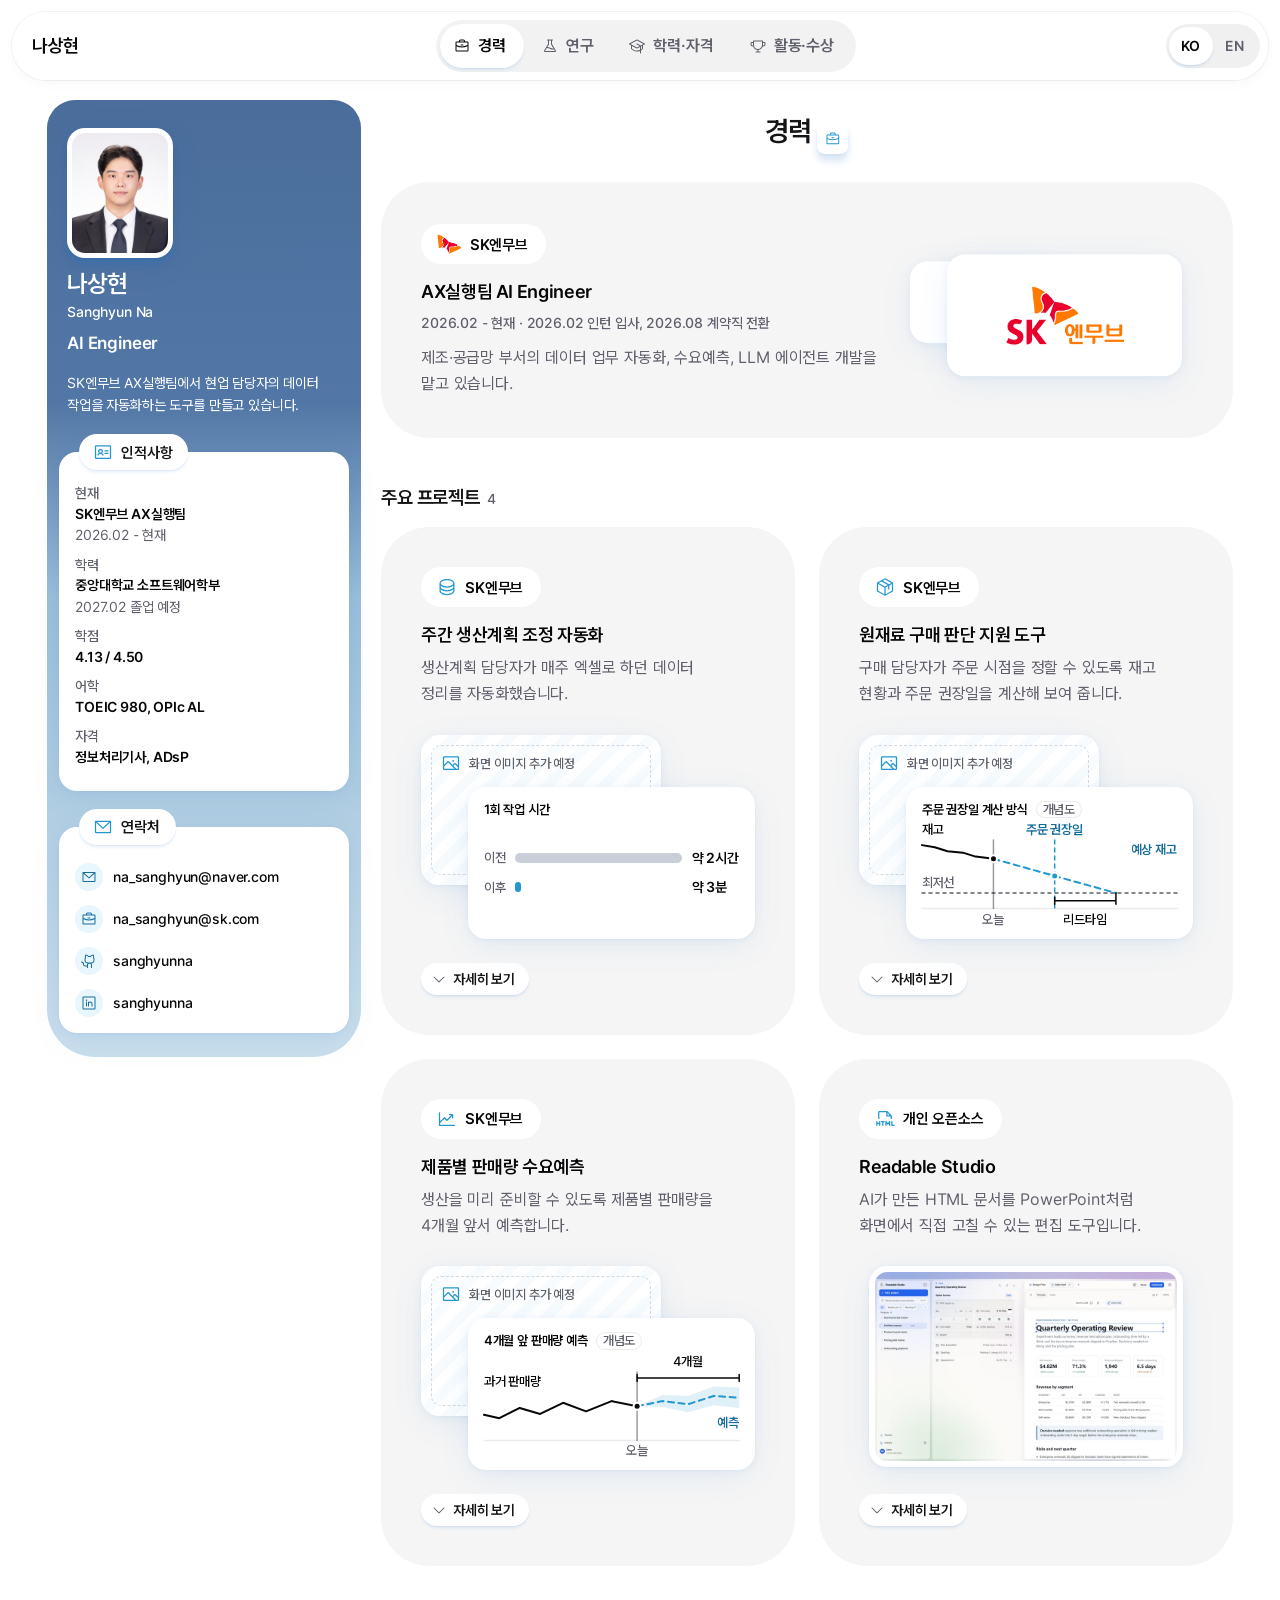
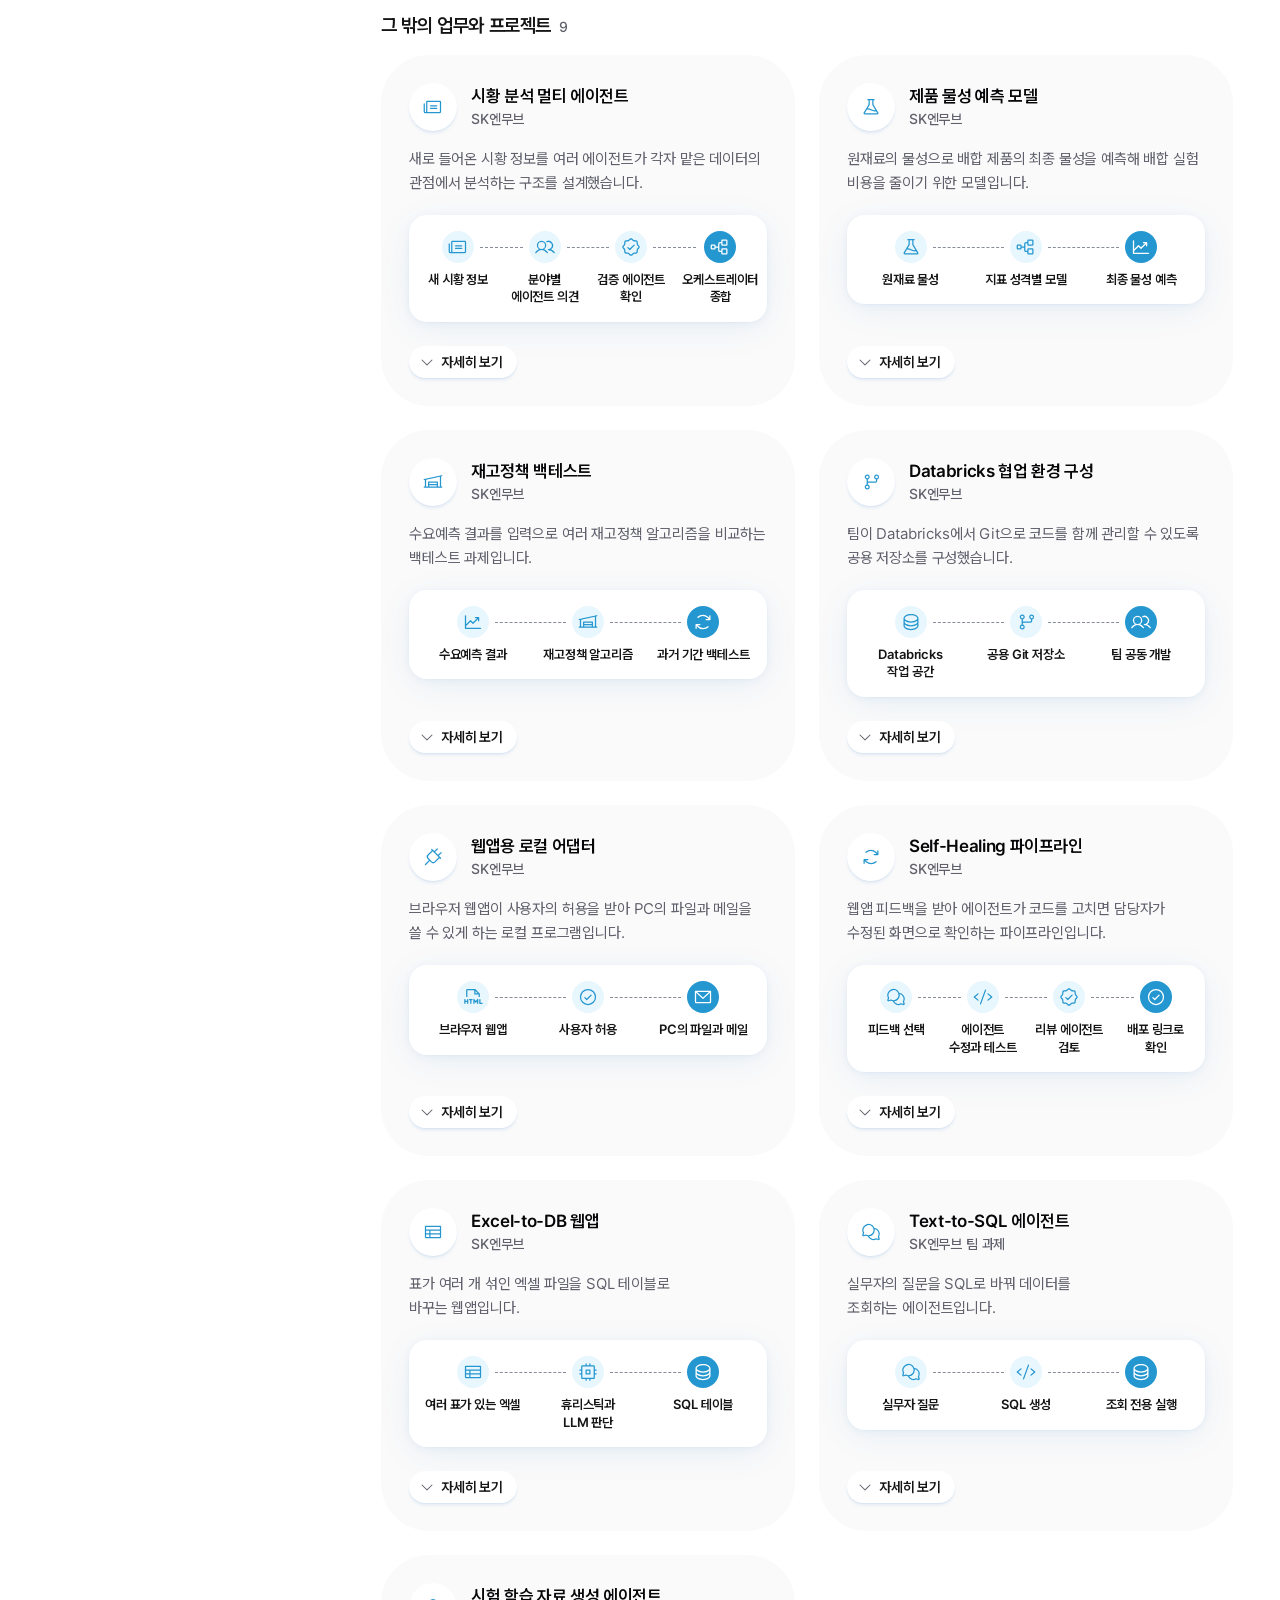
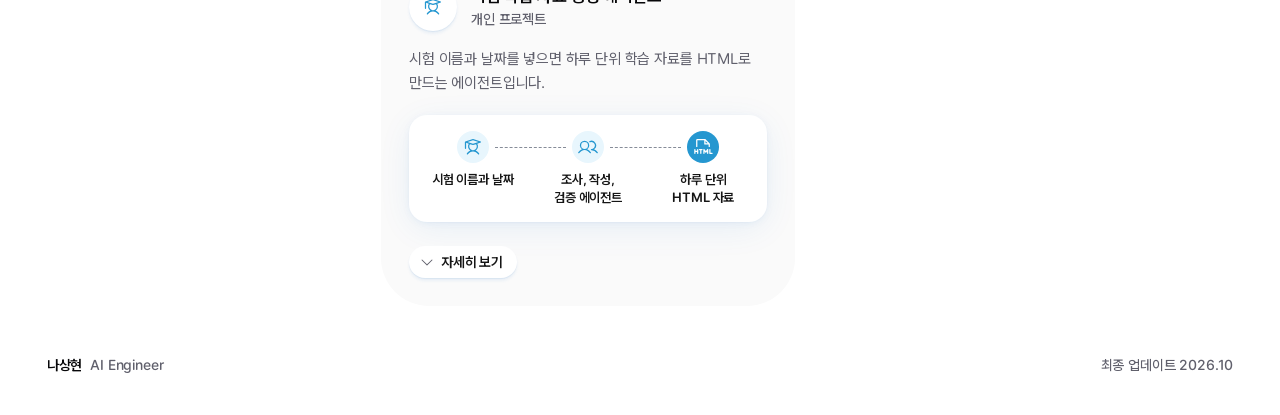
<file: index.html>
<!doctype html>
<html lang="ko">
<head>
<meta charset="utf-8">
<meta name="viewport" content="width=device-width, initial-scale=1">
<title>나상현 · AI Engineer</title>
<meta name="description" content="SK엔무브 AX실행팀 AI 엔지니어 나상현의 이력서입니다. 경력, 연구, 학력과 자격, 활동과 수상을 정리했습니다.">
<meta name="theme-color" content="#ffffff">
<link rel="canonical" href="https://sanghyunna.github.io/">
<link rel="alternate" hreflang="ko" href="https://sanghyunna.github.io/">
<link rel="alternate" hreflang="en" href="https://sanghyunna.github.io/en/">
<link rel="alternate" hreflang="x-default" href="https://sanghyunna.github.io/">
<meta property="og:type" content="profile">
<meta property="og:title" content="나상현 · AI Engineer">
<meta property="og:description" content="SK엔무브 AX실행팀 AI 엔지니어 나상현의 이력서입니다. 경력, 연구, 학력과 자격, 활동과 수상을 정리했습니다.">
<meta property="og:url" content="https://sanghyunna.github.io/">
<meta property="og:image" content="https://sanghyunna.github.io/og.png">
<meta property="og:image:width" content="1200">
<meta property="og:image:height" content="630">
<meta property="og:image:alt" content="나상현 · AI Engineer, SK엔무브 AX실행팀">
<meta property="og:locale" content="ko_KR">
<meta property="og:locale:alternate" content="en_US">
<meta name="twitter:card" content="summary_large_image">
<link rel="icon" href="/favicon.ico" sizes="any">
<link rel="icon" href="/favicon.svg" type="image/svg+xml">
<link rel="apple-touch-icon" href="/apple-touch-icon.png">
<link rel="manifest" href="/site.webmanifest">
<link rel="preload" href="/fonts/open-runde/OpenRunde-Semibold.woff2" as="font" type="font/woff2" crossorigin>
<link rel="stylesheet" href="/fonts/open-runde/open-runde.css">
<link rel="stylesheet" href="/fonts/pretendard/pretendard-subset.css">
<script>(function(d,m,f){function s(){var h=location.hash.slice(1);try{h=decodeURIComponent(h)}catch(e){}d.setAttribute('data-tab',m[h]||f)}d.classList.add('js');s();addEventListener('hashchange',s)})(document.documentElement,{"projects":"experience","more":"experience","timeline":"education","awards":"activities","experience":"experience","exp-skenmove":"experience","exp-skenmove-title":"experience","g-projects":"experience","g-projects-title":"experience","work-production":"experience","work-production-title":"experience","work-procurement":"experience","work-procurement-title":"experience","work-forecast":"experience","work-forecast-title":"experience","work-readable-studio":"experience","work-readable-studio-title":"experience","g-more":"experience","g-more-title":"experience","more-market-agent":"experience","more-market-agent-title":"experience","more-property":"experience","more-property-title":"experience","more-inventory":"experience","more-inventory-title":"experience","more-databricks":"experience","more-databricks-title":"experience","more-local-adapter":"experience","more-local-adapter-title":"experience","more-self-healing":"experience","more-self-healing-title":"experience","more-excel2db":"experience","more-excel2db-title":"experience","more-text2sql":"experience","more-text2sql-title":"experience","more-study-agent":"experience","more-study-agent-title":"experience","research":"research","g-research":"research","g-research-title":"research","research-clip":"research","research-clip-title":"research","research-llava":"research","research-llava-title":"research","research-siting":"research","research-siting-title":"research","education":"education","g-school":"education","g-school-title":"education","g-certs":"education","g-certs-title":"education","g-overseas":"education","g-overseas-title":"education","g-timeline":"education","g-timeline-title":"education","activities":"activities","g-awards":"activities","g-awards-title":"activities","g-activities":"activities","g-activities-title":"activities"},"experience")</script>
<style>:root{color-scheme: light;--ink: #070709;--ink-2: #151515;--muted: #60606c;--faint: #868c98;--line: #ebebef;--bg: #ffffff;--card: #f5f5f5;--card-2: #fafafa;--paper: #ffffff;--accent: #2597d0;--accent-ink: #186d9f;--accent-tint: #c0eaff;--accent-wash: #e8f6fd;--frame: linear-gradient(180deg, #4a6d9b 0%, #5277a6 46%, #9abfda 74%, #cbdfec 100%);--frame-solid: #5277a6;--frame-rail: linear-gradient(180deg, #4a6d9b 0, #5277a6 19rem, #9abfda 31rem, #cbdfec 100%);--on-frame: #ffffff;--kind-edu: #9ab3cf;--kind-lab: #5fb2df;--kind-club: #9aa7e6;--kind-work: #1f3f73;--series-before: #c9ced8;--font-sans: 'Open Runde', 'Pretendard Variable', Pretendard, -apple-system, BlinkMacSystemFont, 'Apple SD Gothic Neo', 'Noto Sans KR', 'Segoe UI', sans-serif;--fs-display: clamp(2rem, 1.6rem + 1.6vw, 2.75rem);--fs-h2: clamp(1.5rem, 1.35rem + 0.5vw, 1.75rem);--fs-h3: 1.125rem;--fs-title: 1.25rem;--fs-body: 1rem;--fs-chip: 0.9375rem;--fs-sm: 0.875rem;--fs-xs: 0.8125rem;--lh-text: 1.55;--ls-display: -0.04em;--ls-text: -0.01em;--page-pad: clamp(0.5rem, -0.6rem + 4.4vw, 3.25rem);--frame-inset: clamp(0.5rem, 0.35rem + 0.5vw, 0.75rem);--wrap: 82.625rem;--card-pad: clamp(1.75rem, 1.3rem + 1.6vw, 2.5rem);--nav-h: 4rem;--rail-w: clamp(17rem, 6rem + 17vw, 21.5rem);--shell-gap: clamp(0.75rem, 0.2rem + 1.4vw, 1.5rem);--r-item: 1.25rem;--r-group: 1.75rem;--r-frame-top: 1.75rem;--r-frame: clamp(2rem, 1.4rem + 2vw, 3rem);--r-card: clamp(2rem, 1.4rem + 2vw, 3rem);--r-sheet: 2rem;--r-panel: 2.5rem;--r-paper: 1.125rem;--r-inset: 1rem;--r-tile: 0.75rem;--r-pill: 100px;--shadow-paper: 0 0.42px 2.1px -0.75px rgb(22 106 196 / 0.08), 0 1.6px 8px -1.5px rgb(22 106 196 / 0.08), 0 7px 35px -2.25px rgb(22 106 196 / 0.09);--shadow-lift: 0 0.42px 0.42px rgb(22 106 196 / 0.01), 0 1.6px 1.6px rgb(22 106 196 / 0.04), 0 7px 7px rgb(22 106 196 / 0.17);--shadow-chip: 0 1px 1px rgb(23 107 197 / 0.08), 0 3px 3px rgb(23 107 197 / 0.07);--shadow-sheet: 0 17px 37px rgb(16 55 132 / 0.04), 0 67px 67px rgb(16 55 132 / 0.03), 0 150px 90px rgb(16 55 132 / 0.02);--shadow-cta: inset 0 0 0 1.5px rgb(255 255 255 / 0.14), 0 1px 2px rgb(36 36 40 / 0.1), 0 3px 3px rgb(36 36 40 / 0.09), 0 10px 18px -8px rgb(36 36 40 / 0.35);--shadow-nav: 0.12px 0.48px 1.7px -1.5px rgb(82 82 82 / 0.08), 1px 4px 14px -3px rgb(82 82 82 / 0.06);--ease-out: cubic-bezier(0.16, 1, 0.3, 1);--dur: 400ms;--dur-fast: 180ms;--z-nav: 20;--z-skip: 30;}:root:lang(en){--rail-w: clamp(17rem, 7rem + 18vw, 23rem);}*, *::before, *::after{box-sizing: border-box;}*{margin: 0;}html{-webkit-text-size-adjust: 100%;text-size-adjust: 100%;scroll-behavior: smooth;scroll-padding-top: 6rem;scrollbar-color: #c9ced8 transparent;}@media (prefers-reduced-motion: reduce){html{scroll-behavior: auto;}}body{background: var(--bg);color: var(--ink);font-family: var(--font-sans);font-size: var(--fs-body);line-height: var(--lh-text);letter-spacing: var(--ls-text);font-synthesis: none;text-rendering: optimizeLegibility;-webkit-font-smoothing: antialiased;-moz-osx-font-smoothing: grayscale;word-break: keep-all;overflow-wrap: break-word;}:lang(en) body, body:lang(en){word-break: normal;}img, svg{display: block;max-width: 100%;}img{height: auto;}a{color: inherit;text-decoration-thickness: 1px;text-underline-offset: 0.2em;}button{font: inherit;color: inherit;}ul, ol{padding: 0;list-style: none;}strong{font-weight: 600;color: var(--ink);}::selection{background: var(--accent-tint);color: var(--ink);}:focus-visible{outline: 2px solid var(--accent-ink);outline-offset: 3px;border-radius: 6px;}input, textarea{caret-color: var(--accent-ink);}.vh{position: absolute !important;width: 1px;height: 1px;margin: -1px;padding: 0;overflow: hidden;clip: rect(0 0 0 0);white-space: nowrap;border: 0;}.skip{position: fixed;top: 0.75rem;left: 0.75rem;z-index: var(--z-skip);padding: 0.75rem 1.25rem;border-radius: var(--r-pill);background: var(--ink);color: #fff;font-weight: 600;text-decoration: none;transform: translateY(-200%);}.skip:focus{transform: none;}.sprite{display: none;}.icon{flex: none;width: 1.25rem;height: 1.25rem;fill: currentColor;}.icon--sm{width: 1rem;height: 1rem;}.icon--lg{width: 1.5rem;height: 1.5rem;}.wrap{width: 100%;max-width: var(--wrap);margin-inline: auto;padding-inline: var(--page-pad);}.meta{font-size: var(--fs-sm);font-weight: 500;line-height: 1.5;color: var(--muted);font-variant-numeric: tabular-nums;}.card{border-radius: var(--r-card);background: var(--card);padding: var(--card-pad);}.card--soft{background: var(--card-2);}.paper{border-radius: var(--r-paper);background: var(--paper);box-shadow: var(--shadow-paper);}.sheet{border-radius: var(--r-sheet);background: var(--paper);box-shadow: var(--shadow-sheet);}.chip{display: inline-flex;align-items: center;gap: 0.5rem;min-height: 2.5rem;padding: 0.5rem 1.125rem 0.5rem 1rem;border-radius: var(--r-pill);background: var(--paper);font-size: var(--fs-chip);font-weight: 600;line-height: 1.4;letter-spacing: -0.01em;color: var(--ink);white-space: nowrap;}.chip>.icon{color: var(--accent);}.chip>img{width: auto;height: 1.25rem;object-fit: contain;}.chip--float{position: absolute;top: 0;left: 1.25rem;min-height: 2.25rem;padding: 0.375rem 1rem 0.375rem 0.875rem;border-radius: 2rem;box-shadow: var(--shadow-chip);font-size: 0.9375rem;transform: translateY(-50%);}.btn{display: inline-flex;align-items: center;justify-content: center;gap: 0.5rem;min-height: 3rem;padding: 0.75rem 1.5rem;border: 0;border-radius: var(--r-pill);font-size: var(--fs-chip);font-weight: 600;line-height: 1.4;letter-spacing: -0.01em;text-decoration: none;white-space: nowrap;cursor: pointer;transition: background-color var(--dur-fast) ease-out, transform var(--dur-fast) var(--ease-out), box-shadow var(--dur-fast) ease-out;}.btn:active{transform: scale(0.98);}.btn--dark{background: var(--ink);color: #fff;box-shadow: var(--shadow-cta);}.btn--dark:hover{background: #23232a;}.tile{display: inline-grid;flex: none;place-items: center;width: var(--tile, 3.25rem);height: var(--tile, 3.25rem);border-radius: calc(var(--tile, 3.25rem) * 0.3);background: var(--paper);box-shadow: var(--shadow-chip);color: var(--accent);overflow: hidden;}.tile>img{width: 68%;height: 68%;object-fit: contain;}.tile--wide>img{width: 80%;}.tile--round{border-radius: 50%;}.tile--round>img.tile__fill{width: 100%;height: 100%;}.ph{position: relative;display: grid;place-content: center;justify-items: center;gap: 0.5rem;aspect-ratio: 16 / 10;padding: 1rem;border-radius: var(--r-paper);background: repeating-linear-gradient(135deg, rgb(37 151 208 / 0.035) 0 10px, transparent 10px 20px), var(--paper);box-shadow: var(--shadow-paper);color: var(--muted);text-align: center;}.ph::before{content: '';position: absolute;inset: 0.625rem;border: 1.5px dashed #d3d9e3;border-radius: calc(var(--r-paper) - 0.5rem);pointer-events: none;}.ph>.icon{width: 1.75rem;height: 1.75rem;color: var(--accent);}.ph__label{font-size: var(--fs-sm);font-weight: 500;line-height: 1.4;}.points{display: grid;gap: 0.625rem;}.points>li{position: relative;padding-left: 1.125rem;font-size: var(--fs-body);line-height: var(--lh-text);color: var(--muted);}.points>li::before{content: '';position: absolute;left: 0.125rem;top: 0.68em;width: 0.375rem;height: 0.375rem;border-radius: 2px;background: var(--accent);}@media print{:root{--card-pad: 1rem;}body{font-size: 10.5pt;}.nav, .skip, .ph, .btn, .disc__sum, .profile__lang{display: none !important;}.card, .paper, .sheet{box-shadow: none !important;break-inside: avoid;}a{text-decoration: none;}}@media (prefers-reduced-motion: reduce){*, *::before, *::after{animation: none !important;transition: none !important;}.btn:active{transform: none;}}.nav{position: sticky;top: var(--frame-inset);z-index: var(--z-nav);margin: var(--frame-inset);}.nav__bar{display: grid;grid-template-columns: minmax(0, 1fr) auto minmax(0, 1fr);align-items: center;gap: 0.75rem;min-height: var(--nav-h);padding: 0.5rem 0.5rem 0.5rem 1.25rem;border-radius: 120px;background: rgb(255 255 255 / 0.9);-webkit-backdrop-filter: blur(10px) saturate(1.4);backdrop-filter: blur(10px) saturate(1.4);box-shadow: 0 0 0 1px rgb(7 7 9 / 0.05), var(--shadow-nav);}.nav__brand{justify-self: start;display: flex;align-items: center;min-width: 2.75rem;min-height: 2.75rem;font-size: 1.125rem;font-weight: 600;letter-spacing: -0.02em;text-decoration: none;white-space: nowrap;}.nav__lang{justify-self: end;}.tabs__list{display: flex;gap: 0.25rem;padding: 0.25rem;border-radius: var(--r-pill);background: rgb(7 7 9 / 0.05);}.tabs__tab{display: inline-flex;align-items: center;justify-content: center;gap: 0.5rem;min-height: 2.75rem;padding: 0.5rem 1.125rem 0.5rem 0.875rem;border-radius: var(--r-pill);font-size: 1rem;font-weight: 600;line-height: 1.2;letter-spacing: -0.01em;color: var(--muted);text-decoration: none;white-space: nowrap;transition: background-color var(--dur-fast) ease-out, color var(--dur-fast) ease-out, box-shadow var(--dur-fast) ease-out;}.tabs__tab:hover{color: var(--ink);background: rgb(255 255 255 / 0.7);}.tabs__tab[aria-selected='true']{background: var(--paper);color: var(--ink);box-shadow: var(--shadow-chip);}.tabs__short{display: none;}.lang{display: inline-flex;padding: 0.1875rem;border-radius: var(--r-pill);background: rgb(7 7 9 / 0.06);}.lang__opt{position: relative;display: inline-grid;place-items: center;min-width: 2.75rem;height: 2.375rem;padding-inline: 0.625rem;border-radius: var(--r-pill);font-size: 0.875rem;font-weight: 600;letter-spacing: 0.01em;text-decoration: none;color: var(--muted);}.lang__opt::after{content: '';position: absolute;inset: -0.1875rem 0;}.lang__opt:hover{color: var(--ink);}.lang__opt[aria-current='page']{background: var(--paper);color: var(--ink);box-shadow: var(--shadow-chip);}@media (max-width: 63.99rem){.tabs__long{position: absolute;width: 1px;height: 1px;margin: -1px;padding: 0;overflow: hidden;clip: rect(0 0 0 0);white-space: nowrap;border: 0;}.tabs__short{display: inline;}.tabs__tab{padding-inline: 0.75rem 0.875rem;font-size: 0.9375rem;}}@media (max-width: 47.99rem){.nav{margin: var(--frame-inset) var(--frame-inset) 0;}.nav__bar{grid-template-columns: minmax(0, 1fr);min-height: 0;padding: 0.25rem;}.nav__brand, .nav__lang{display: none;}.tabs__list{gap: 0.125rem;}.tabs__tab{flex: 1 1 0;min-width: 0;min-height: 2.75rem;padding: 0.375rem 0.25rem;font-size: 0.875rem;}.tabs__tab>.icon{display: none;}.lang__opt{height: 2.75rem;}.lang__opt::after{inset: 0;}}.shell{display: grid;grid-template-columns: minmax(0, 1fr);gap: var(--shell-gap);align-items: start;padding-top: 0.5rem;padding-bottom: 2.5rem;}@media (min-width: 48rem){.shell{grid-template-columns: var(--rail-w) minmax(0, 1fr);}}@media (min-width: 48rem) and (min-height: 54rem){.profile{position: sticky;top: calc(var(--frame-inset) + var(--nav-h) + 1rem);}}.panels{min-width: 0;container: panels / inline-size;}.panel__title{margin: 1rem 0 1.75rem;font-size: var(--fs-h2);font-weight: 600;line-height: 1.12;letter-spacing: -0.035em;color: var(--ink-2);text-align: center;text-wrap: balance;}.panel__tile{display: inline-grid;place-items: center;width: 1.12em;height: 1.12em;margin-inline: 0.2em 0;vertical-align: -0.2em;border-radius: 0.26em;background: var(--paper);box-shadow: var(--shadow-lift);color: var(--accent);}.panel__tile .icon{width: 0.56em;height: 0.56em;}.panel + .panel{margin-top: 4rem;}.js .panel{display: none;}.js[data-tab='experience'] #experience, .js[data-tab='research'] #research, .js[data-tab='education'] #education, .js[data-tab='activities'] #activities{display: block;}.panel:focus-visible{outline-offset: 6px;border-radius: var(--r-item);}@media (prefers-reduced-motion: no-preference){.js .panel{animation: panel-in 180ms ease-out;}@keyframes panel-in{from{opacity: 0;}to{opacity: 1;}}}.group + .group{margin-top: 3rem;}.group__title{display: flex;align-items: baseline;gap: 0.5rem;margin-bottom: 1rem;font-size: 1.1875rem;font-weight: 600;line-height: 1.3;letter-spacing: -0.02em;color: var(--ink-2);}.group__count{font-size: var(--fs-sm);font-weight: 500;color: var(--muted);font-variant-numeric: tabular-nums;}.disc{margin-top: 0.75rem;}.disc__sum{display: inline-flex;align-items: center;gap: 0.375rem;min-height: 2rem;padding: 0.25rem 0.875rem 0.25rem 0.625rem;border-radius: var(--r-pill);background: var(--card);font-size: var(--fs-sm);font-weight: 600;line-height: 1.4;color: var(--ink-2);list-style: none;cursor: pointer;transition: background-color var(--dur-fast) ease-out;}.disc__sum::-webkit-details-marker{display: none;}.disc__sum:hover{background: #ececef;}.disc__sum>.icon{color: var(--muted);transition: transform var(--dur-fast) var(--ease-out);}.disc[open]>.disc__sum>.icon{transform: rotate(180deg);}.disc__body{margin-top: 0.875rem;}@media (max-width: 47.99rem){.disc__sum{min-height: 2.75rem;}}@media print{.shell{display: block;padding: 0;}.profile{position: static;margin-bottom: 1.5rem;}.js .panel{display: block;animation: none;}.js .panel + .panel{margin-top: 1.5rem;}.panel__title{margin: 0 0 0.75rem;font-size: 1.5rem;text-align: left;}.panel__tile{display: none;}.panel{break-before: auto;}.group{break-inside: auto;}}.profile{container: profile / inline-size;padding: 1.25rem 0.75rem 1.5rem;border-radius: var(--r-frame-top) var(--r-frame-top) var(--r-frame) var(--r-frame);background: var(--frame-solid) var(--frame-rail);color: var(--on-frame);}.profile__head{display: grid;grid-template-columns: auto minmax(0, 1fr);grid-template-areas: 'photo id';align-items: end;gap: 1.125rem;padding: 0.5rem 0.5rem 0;}.profile__photo-paper{grid-area: photo;padding: 0.3125rem;border-radius: var(--r-paper);background: var(--paper);box-shadow: var(--shadow-paper), var(--shadow-lift);}.profile__photo{width: 6rem;height: auto;aspect-ratio: 4 / 5;border-radius: 0.8125rem;object-fit: cover;object-position: 50% 22%;background: var(--paper);}.profile__id{grid-area: id;min-width: 0;}.profile__name{font-size: 1.75rem;font-weight: 600;line-height: 1;letter-spacing: var(--ls-display);}:lang(en) .profile__name{font-size: 1.625rem;}.profile__alt{margin-top: 0.375rem;font-size: var(--fs-sm);font-weight: 500;line-height: 1.4;}.profile__role{margin-top: 0.625rem;font-size: 1.0625rem;font-weight: 600;line-height: 1.3;}.profile__lang{display: none;}.profile__lede{padding: 1.125rem 0.5rem 0;font-size: 0.875rem;line-height: 1.6;}.profile__paper{position: relative;margin-top: 2.25rem;padding: 1.875rem 1.25rem 1rem;color: var(--ink);}.profile__paper--contact{padding-bottom: 0.625rem;}.profile__label{color: var(--ink-2);}.profile__facts{display: grid;grid-template-columns: max-content minmax(0, 1fr);gap: 0.625rem 1rem;}.profile__fact{display: contents;}.profile__facts dt{font-size: var(--fs-sm);font-weight: 500;line-height: 1.55;color: var(--muted);}.profile__facts dd{display: grid;gap: 0.0625rem;}.profile__value{font-size: 0.875rem;font-weight: 600;line-height: 1.45;color: var(--ink);}.profile__meta{font-size: var(--fs-sm);line-height: 1.45;color: var(--muted);font-variant-numeric: tabular-nums;}.profile__contacts{display: grid;grid-template-columns: repeat(2, minmax(0, 1fr));gap: 0.125rem;margin-left: -0.375rem;}.profile__contacts>li:nth-child(-n + 2){grid-column: 1 / -1;}.profile__link{display: grid;grid-template-columns: 1.75rem minmax(0, 1fr);align-items: center;gap: 0.625rem;min-height: 2.5rem;padding: 0.25rem 0.375rem;border-radius: 0.875rem;color: var(--ink);text-decoration: none;transition: background-color var(--dur-fast) ease-out;}.profile__link:hover{background: var(--card-2);}.profile__contact-icon{display: grid;place-items: center;width: 1.75rem;height: 1.75rem;border-radius: 50%;background: var(--accent-wash);color: var(--accent-ink);}.profile__contact-value{min-width: 0;font-size: 0.9375rem;font-weight: 500;line-height: 1.4;overflow-wrap: anywhere;}.profile__link:hover .profile__contact-value{text-decoration: underline;text-underline-offset: 0.2em;}@container profile (max-width: 19.5rem){.profile__head{grid-template-columns: minmax(0, 1fr);grid-template-areas: 'photo' 'id';justify-items: start;gap: 0.875rem;}.profile__name, :lang(en) .profile__name{font-size: 1.5rem;}.profile__facts{grid-template-columns: minmax(0, 1fr);gap: 0;}.profile__facts dd{margin-bottom: 0.5rem;}.profile__paper{padding-inline: 1rem;}.profile__contacts{grid-template-columns: minmax(0, 1fr);}.profile__contact-value{font-size: 0.875rem;}}@media (max-width: 47.99rem){.profile{padding: 1rem 0.625rem 1.25rem;}.profile__head{grid-template-rows: auto 1fr;grid-template-areas: 'photo lang' 'photo id';column-gap: 1rem;row-gap: 0.25rem;padding: 0.25rem 0.375rem 0;}.profile__photo{width: 5rem;}.profile__role{margin-top: 0.375rem;}.profile__lang{grid-area: lang;justify-self: end;display: inline-flex;background: rgb(0 0 0 / 0.16);}.profile__lang .lang__opt{color: var(--on-frame);}.profile__lang .lang__opt[aria-current='page']{color: var(--ink);}.profile__lede{padding: 0.875rem 0.375rem 0;}.profile__paper{padding: 1.75rem 1rem 0.875rem;}.profile__paper--contact{padding-bottom: 0.5rem;}.profile__facts{gap: 0.5rem 0.875rem;}.profile__link{min-height: 2.75rem;}}@media (min-width: 48rem) and (max-height: 50rem){.profile__photo{width: 5rem;}.profile__name, :lang(en) .profile__name{font-size: 1.5rem;}.profile__lede{padding-top: 0.75rem;}.profile__paper{margin-top: 1.5rem;padding-top: 1.5rem;}@container profile (min-width: 19.51rem){.profile__facts{row-gap: 0.5rem;}}}@media (prefers-reduced-motion: no-preference){.profile__photo-paper, .profile__paper{animation: rail-rise 800ms var(--ease-out) both;}.profile__paper--facts{animation-delay: 80ms;}.profile__paper--contact{animation-delay: 160ms;}@keyframes rail-rise{from{transform: translateY(0.75rem);}to{transform: none;}}}@media print{.profile{padding: 0;background: none;color: var(--ink);}.profile__head, .profile__lede{padding-inline: 0;}.profile__photo-paper, .profile__paper{margin-top: 1rem;padding: 0;box-shadow: none;transform: none;}.profile__label{position: static;padding: 0;box-shadow: none;transform: none;}}.tl{--tl-grid: color-mix(in srgb, var(--faint) 26%, transparent);}.tl__legend{display: flex;flex-wrap: wrap;gap: 0.25rem 1rem;}.tl__key{display: inline-flex;align-items: center;gap: 0.5rem;font-size: var(--fs-sm);font-weight: 500;line-height: 1.5;color: var(--muted);}.tl__swatch{flex: none;width: 0.75rem;height: 0.75rem;border-radius: 0.25rem;}.tl__swatch--edu, .tl__bar--edu{background: var(--kind-edu);}.tl__swatch--lab, .tl__bar--lab{background: var(--kind-lab);}.tl__swatch--club, .tl__bar--club{background: var(--kind-club);}.tl__swatch--work, .tl__bar--work{background: var(--kind-work);}.tl__track{position: relative;min-width: 0;background: repeating-linear-gradient(to right, var(--tl-grid) 0 1px, transparent 1px calc(100% / var(--years)));}.tl__axis{display: flex;flex-direction: column;margin-top: 0.75rem;}.tl__axis>.tl__track{container-type: inline-size;flex: 1;min-height: 2.75rem;}.tl__year{position: absolute;top: 0;left: var(--x);padding-left: 0.3125rem;font-size: var(--fs-xs);font-weight: 500;line-height: 1.25rem;color: var(--muted);font-variant-numeric: tabular-nums;white-space: nowrap;}.tl__year-short{display: none;}@container (max-width: 19rem){.tl__year-full{display: none;}.tl__year-short{display: inline;}}.tl__now{position: absolute;bottom: 0;left: var(--now);padding: 0.125rem 0.625rem;border-radius: var(--r-pill);background: var(--ink);color: var(--on-frame);font-size: var(--fs-xs);font-weight: 600;line-height: 1.25rem;white-space: nowrap;transform: translateX(-50%);}.tl__rows{display: grid;row-gap: 0.875rem;margin-top: 0.5rem;}.tl__row{display: grid;row-gap: 0.375rem;}.tl__label{display: flex;align-items: center;gap: 0.625rem;min-width: 0;}.tl__text{flex: 1;min-width: 0;}.tl__name{font-size: 0.9375rem;font-weight: 600;line-height: 1.3;color: var(--ink);text-wrap: balance;}.tl__meta{font-size: var(--fs-sm);font-weight: 500;line-height: 1.4;color: var(--muted);font-variant-numeric: tabular-nums;}.tl__period{white-space: nowrap;}.tl__row>.tl__track{height: 0.875rem;}.tl__row>.tl__track::after{content: '';position: absolute;top: 0;bottom: 0;left: calc(var(--now) - 0.75px);width: 1.5px;background: var(--ink);opacity: 0.4;}.tl__bar{position: absolute;top: 50%;left: var(--s);width: calc(var(--e) - var(--s));min-width: 0.625rem;height: 0.625rem;border-radius: var(--r-pill);transform: translateY(-50%);}.tl__bar--ongoing{-webkit-mask-image: linear-gradient(to right, var(--ink) calc(100% - min(1.5rem, 50%)), transparent);mask-image: linear-gradient(to right, var(--ink) calc(100% - min(1.5rem, 50%)), transparent);}@container panels (min-width: 38.5rem){.tl__head, .tl__row{display: grid;grid-template-columns: 18rem minmax(0, 1fr);column-gap: 1rem;}.tl:lang(en) .tl__head, .tl:lang(en) .tl__row{grid-template-columns: 19.5rem minmax(0, 1fr);}.tl__axis{margin-top: 0;}.tl__rows{row-gap: 0;margin-top: 0;}.tl__label{min-height: 2.75rem;padding-block: 0.1875rem;}.tl__row>.tl__track{height: auto;}.tl__bar{min-width: 0.75rem;height: 0.75rem;}}@container panels (min-width: 48.5rem){.tl__head, .tl__row{grid-template-columns: 23rem minmax(0, 1fr);column-gap: 1.25rem;}.tl:lang(en) .tl__head, .tl:lang(en) .tl__row{grid-template-columns: 26.5rem minmax(0, 1fr);}.tl__text{display: grid;grid-template-columns: minmax(0, 1fr) 8rem;grid-template-areas: 'name period' 'sub period';align-items: center;column-gap: 0.75rem;}.tl__name{grid-area: name;}.tl__meta{display: contents;}.tl__sub{grid-area: sub;text-wrap: balance;}.tl__sep{display: none;}.tl__period{grid-area: period;}}@media print{.tl__head, .tl__rows{-webkit-print-color-adjust: exact;print-color-adjust: exact;}}.exp-keep{white-space: nowrap;}.emp{display: grid;grid-template-columns: minmax(0, 1fr);gap: 1.5rem;}.emp__title{margin-top: 1rem;font-size: var(--fs-h3);font-weight: 600;line-height: 1.35;letter-spacing: -0.02em;color: var(--ink);text-wrap: balance;}.emp__meta{margin-top: 0.5rem;}.emp__note{display: inline-block;}.emp__duty{margin-top: 0.75rem;font-size: 1rem;line-height: 1.6;color: var(--muted);text-wrap: pretty;}.emp__visual{display: none;position: relative;min-height: 11rem;}.emp__paper{position: absolute;top: 50%;left: 50%;width: min(84%, 17rem);}.emp__paper--front{display: grid;place-items: center;padding: 1.75rem 1.25rem;transform: translate(-45%, -46%);}.emp__paper--front>img{width: 64%;}.emp__paper--back{aspect-ratio: 2;width: min(58%, 11.5rem);transform: translate(-88%, -60%);}@container panels (min-width: 44rem){.emp{grid-template-columns: minmax(0, 1.25fr) minmax(0, 0.75fr);align-items: center;}.emp__visual{display: block;}}.emp + .group{margin-top: 3rem;}.proj__grid{display: grid;grid-template-columns: minmax(0, 1fr);gap: 1.5rem;}@container panels (min-width: 44rem){.proj__grid{grid-template-columns: repeat(2, minmax(0, 1fr));}}.proj{display: flex;flex-direction: column;min-width: 0;}.proj>.chip{align-self: flex-start;max-width: 100%;}.proj__title{margin-top: 1rem;font-size: var(--fs-h3);font-weight: 600;line-height: 1.35;letter-spacing: -0.02em;color: var(--ink);text-wrap: balance;}.proj__summary{margin-top: 0.5rem;font-size: 1rem;line-height: 1.6;color: var(--muted);text-wrap: pretty;}.proj__stage{display: grid;margin: 1.75rem 0 1.25rem;}.proj__ph{grid-area: 1 / 1;align-self: start;width: 72%;aspect-ratio: 16 / 10;grid-auto-flow: column;place-content: start;align-items: center;padding: 1.125rem 1.25rem;text-align: left;}.proj__ph>.icon{width: 1.25rem;height: 1.25rem;}.proj__ph>.ph__label{font-size: var(--fs-xs);}.proj__chart{grid-area: 1 / 1;justify-self: end;display: flex;flex-direction: column;width: 86%;min-height: 9.5rem;margin-top: 3.25rem;padding: 0.875rem 1rem 0.75rem;z-index: 1;}.proj__shot{width: 94%;margin-inline: auto;overflow: hidden;padding: 0.375rem;}.proj__shot>img{width: 100%;border-radius: calc(var(--r-paper) - 0.375rem);}.proj>.disc{margin-top: auto;padding-top: 0.25rem;}.proj .points>li, .more .points>li{font-size: 0.9375rem;text-wrap: pretty;}.proj__links{margin-top: 0.875rem;}.proj__link{display: inline-flex;align-items: center;gap: 0.375rem;min-height: 2.5rem;padding: 0.25rem 0.875rem 0.25rem 0.75rem;border-radius: var(--r-pill);background: var(--paper);box-shadow: var(--shadow-chip);font-size: var(--fs-sm);font-weight: 600;color: var(--ink);text-decoration: none;}.proj__link>.icon:first-child{color: var(--accent);}@media (max-width: 47.99rem){.proj__link{min-height: 2.75rem;}}.more__grid{display: grid;grid-template-columns: minmax(0, 1fr);gap: 1.5rem;}@container panels (min-width: 40rem){.more__grid{grid-template-columns: repeat(2, minmax(0, 1fr));}}.more{display: flex;flex-direction: column;min-width: 0;padding: 1.75rem;}.more__head{display: grid;grid-template-columns: auto minmax(0, 1fr);align-items: center;gap: 0.875rem;}.more__title{font-size: 1.0625rem;font-weight: 600;line-height: 1.35;letter-spacing: -0.02em;color: var(--ink);text-wrap: balance;}.more__summary{margin-top: 1rem;font-size: 0.9375rem;line-height: 1.6;color: var(--muted);text-wrap: pretty;}.more>.disc{margin-top: auto;padding-top: 0.25rem;}.flow{display: grid;grid-auto-flow: column;grid-auto-columns: minmax(0, 1fr);gap: 1rem;margin: 1.25rem 0 1.25rem;padding: 1rem 0.875rem;}.flow__step{position: relative;display: grid;justify-items: center;align-content: start;gap: 0.5rem;text-align: center;}.flow__step>.tile{background: var(--accent-wash);box-shadow: none;}.flow__step:last-child>.tile{background: var(--accent);color: var(--paper);}.flow__step + .flow__step::before{content: '';position: absolute;top: 1rem;right: calc(50% + 1.375rem);width: calc(100% - 1.75rem);border-top: 1.5px dashed var(--faint);}.flow__label{font-size: var(--fs-xs);font-weight: 600;line-height: 1.35;color: var(--ink-2);text-wrap: balance;}@container panels (max-width: 25rem){.flow{grid-auto-flow: row;gap: 0.75rem;}.flow__step{grid-template-columns: 2rem minmax(0, 1fr);justify-items: start;align-items: center;text-align: left;}.flow__step + .flow__step::before{top: auto;right: auto;bottom: 100%;left: calc(1rem - 0.75px);width: 0;height: 0.75rem;border-top: 0;border-left: 1.5px dashed var(--faint);}}.card .disc__sum{background: var(--paper);box-shadow: var(--shadow-chip);}.card .disc__sum:hover{background: #f7f8fa;}@container panels (max-width: 29.99rem){.more{padding: 1.25rem;}.proj__ph{width: 80%;}.proj__chart{width: 92%;}}@media print{.proj, .more, .emp{border: 1px solid var(--line);}.emp__visual, .proj__ph{display: none;}.proj__chart, .proj__shot, .flow{margin-top: 0.75rem;transform: none;}}.chart__head{font-size: var(--fs-xs);line-height: 1.35;}.chart__title{font-weight: 600;color: var(--ink);}.chart__tag{display: inline-block;margin-left: 0.25rem;padding-inline: 0.4375rem;border-radius: var(--r-pill);background: var(--paper);box-shadow: inset 0 0 0 1px var(--line);font-weight: 500;color: var(--muted);white-space: nowrap;}.chart__plot{position: relative;flex: 1 0 auto;min-height: 2.875rem;margin-top: 1.375rem;margin-bottom: 1.125rem;}.chart__svg{position: absolute;inset: 0;width: 100%;height: 100%;overflow: visible;}.chart__svg :is(path, polyline){fill: none;stroke-linecap: round;stroke-linejoin: round;}.chart__axis{stroke: var(--line);stroke-width: 1.5;}.chart__solid{stroke: var(--ink);stroke-width: 2;}.chart__dash{stroke: var(--accent);stroke-width: 2;stroke-dasharray: 6 4.5;}.chart__min{stroke: var(--muted);stroke-width: 1.5;stroke-dasharray: 3 4;}.chart__rule{stroke: var(--ink);stroke-width: 1.5;stroke-opacity: 0.4;}.chart__mark{stroke: var(--accent);stroke-width: 1.5;stroke-dasharray: 4 4;}.chart__bracket{stroke: var(--ink);stroke-width: 1.5;}.chart__band{fill: var(--accent);fill-opacity: 0.14;stroke: none;}.chart__halo{stroke: var(--paper);stroke-width: 9;}.chart__dot{stroke: var(--ink);stroke-width: 5;}.chart__dot--accent{stroke: var(--accent);}.chart__label{position: absolute;left: var(--x);top: var(--y);font-size: var(--fs-xs);font-weight: 500;line-height: 1.3;color: var(--muted);white-space: nowrap;}.chart__label--ink{color: var(--ink);}.chart__label--accent{color: var(--accent-ink);font-weight: 600;}.chart__label--sa{transform: translateY(-100%);padding-bottom: 0.125rem;}.chart__label--ca{transform: translate(-50%, -100%);padding-bottom: 0.125rem;}.chart__label--sb{padding-top: 0.0625rem;}.chart__label--cb{transform: translateX(-50%);padding-top: 0.125rem;}.chart__label--eb{left: auto;right: calc(100% - var(--x));padding-top: 0.0625rem;}.chart-bars{display: grid;grid-template-columns: max-content minmax(0, 1fr) max-content;flex: 1 0 auto;align-content: center;align-items: center;gap: 0.5rem 0.625rem;}.chart-bars__row{display: grid;grid-column: 1 / -1;grid-template-columns: max-content minmax(0, 1fr) max-content;column-gap: 0.625rem;align-items: center;}@supports (grid-template-columns: subgrid){.chart-bars__row{grid-template-columns: subgrid;}}.chart-bars__label{font-size: var(--fs-xs);font-weight: 500;color: var(--muted);white-space: nowrap;}.chart-bars__track{display: flex;align-items: center;min-width: 0;}.chart-bars__bar{width: var(--v);min-width: 0.375rem;height: 0.625rem;border-radius: var(--r-pill);background: var(--series-before);}.chart-bars__row:last-child .chart-bars__bar{background: var(--accent);}.chart-bars__value{font-size: var(--fs-sm);font-weight: 600;color: var(--ink);font-variant-numeric: tabular-nums;white-space: nowrap;}.rs{display: flex;flex-direction: column;min-width: 0;}.rs__copy{display: flex;flex-direction: column;min-width: 0;}.rs__lab{align-self: flex-start;max-width: 100%;white-space: normal;}.rs__lab>img{flex: none;}.rs__when{margin-top: 0.875rem;}.rs__title{margin-top: 0.375rem;font-size: var(--fs-h3);font-weight: 600;line-height: 1.35;letter-spacing: -0.02em;color: var(--ink);text-wrap: balance;}.rs__summary{margin-top: 0.5rem;font-size: 1rem;line-height: 1.6;color: var(--muted);text-wrap: pretty;}.rs__visual{display: grid;align-content: center;margin: 1.75rem 0 1.25rem;}.rs>.disc{margin-top: auto;padding-top: 0.25rem;}.rs .points>li{font-size: 0.9375rem;text-wrap: pretty;}.rs__grid{display: grid;grid-template-columns: minmax(0, 1fr);gap: 1.5rem;margin-top: 1.5rem;}@container panels (min-width: 44rem){.rs__grid{grid-template-columns: repeat(2, minmax(0, 1fr));}}@container panels (min-width: 46rem){.rs--wide{display: grid;grid-template-columns: repeat(2, minmax(0, 1fr));grid-template-rows: auto 1fr;column-gap: 2.5rem;}.rs--wide>.rs__copy{grid-area: 1 / 1;}.rs--wide>.disc{grid-area: 2 / 1;align-self: start;margin-top: 1.25rem;}.rs--wide>.rs__visual{grid-area: 1 / 2 / 3 / 3;margin: 0;}}.rs__pair-row{display: flex;flex-wrap: wrap;justify-content: center;gap: 0.75rem;padding-block: 0.375rem;}.rs__pair-item{padding: 0.75rem 1.125rem;font-size: 1.0625rem;font-weight: 600;line-height: 1.3;color: var(--ink);text-align: center;white-space: nowrap;}.rs__cap{margin-top: 0.875rem;font-size: 0.9375rem;line-height: 1.5;color: var(--muted);text-align: center;text-wrap: balance;}.rs__results{display: grid;grid-template-columns: repeat(auto-fit, minmax(min(100%, 9.5rem), 1fr));gap: 0.75rem;margin-top: 1.25rem;}.rs__result{display: flex;flex-direction: column;gap: 0.25rem;padding: 1rem 1.25rem;}.rs__result>dd{order: -1;font-size: 1.25rem;font-weight: 600;line-height: 1.2;letter-spacing: -0.03em;color: var(--ink);font-variant-numeric: tabular-nums;}.rs__result>dt{font-size: var(--fs-sm);line-height: 1.45;color: var(--muted);}.rs__chart{justify-self: center;width: min(100%, 24rem);padding: 1rem 1.125rem;}.rs__chart-head{display: flex;align-items: baseline;justify-content: space-between;gap: 0.75rem;}.rs__chart-title{font-size: 0.9375rem;font-weight: 600;line-height: 1.4;color: var(--ink);}.rs__chart-tag{font-size: var(--fs-xs);line-height: 1.4;color: var(--muted);}.rs__chart-box{position: relative;aspect-ratio: 5 / 3;margin-top: 0.625rem;border-left: 1px solid var(--line);border-bottom: 1px solid var(--line);}.rs__chart-box>svg{position: absolute;inset: 0;width: 100%;height: 100%;overflow: visible;}.rs__line{fill: none;stroke-width: 2px;stroke-linecap: round;stroke-linejoin: round;}.rs__line--high{stroke: var(--faint);stroke-dasharray: 4 6;}.rs__line--low{stroke: var(--accent);}.rs__chart-x{margin-top: 0.375rem;font-size: var(--fs-xs);line-height: 1.4;color: var(--muted);text-align: right;}.rs__legend{display: flex;flex-wrap: wrap;gap: 0.375rem 1.25rem;margin-top: 0.625rem;}.rs__key{display: inline-flex;align-items: center;gap: 0.5rem;font-size: var(--fs-sm);line-height: 1.4;color: var(--muted);}.rs__swatch{flex: none;width: 1.5rem;border-top: 2px solid var(--accent);}.rs__swatch--high{border-top-style: dashed;border-top-color: var(--faint);}.rs__flow{display: grid;gap: 1.5rem;justify-items: center;}.rs__step{position: relative;display: flex;align-items: center;gap: 0.75rem;width: min(100%, 17rem);padding: 0.75rem 1rem 0.75rem 0.75rem;font-size: 0.9375rem;font-weight: 600;line-height: 1.4;color: var(--ink);}.rs__step>.tile{background: var(--accent-wash);box-shadow: none;}.rs__step:last-child>.tile{background: var(--accent);color: var(--paper);}.rs__step:last-child{color: var(--accent-ink);}.rs__step + .rs__step::before{content: '';position: absolute;bottom: 100%;left: 1.875rem;height: 1.5rem;border-left: 1.5px dashed var(--faint);}.rs__fig{margin-top: 1rem;}img.rs__fig{width: 100%;border-radius: var(--r-paper);box-shadow: var(--shadow-paper);}@container panels (max-width: 29.99rem){.rs__pair-item{padding: 0.625rem 0.875rem;font-size: 1rem;}.rs__result>dd{font-size: 1.125rem;}}@media print{.rs{border: 1px solid var(--line);}}.edu__period{white-space: nowrap;}.edu__school{display: grid;grid-template-columns: minmax(0, 1fr);row-gap: 1.75rem;}.edu__main{min-width: 0;}.edu__name{margin-top: 1rem;font-size: var(--fs-h3);font-weight: 600;line-height: 1.35;letter-spacing: -0.02em;color: var(--ink);}.edu__major{margin-top: 0.125rem;font-size: 0.9375rem;line-height: 1.5;color: var(--muted);}.edu__main>.meta{margin-top: 0.5rem;}.edu__stats{display: grid;grid-template-columns: repeat(auto-fit, minmax(min(100%, 9rem), 1fr));gap: 0.75rem;max-width: 26rem;margin-top: 1.5rem;}.edu__stat{display: flex;flex-direction: column;gap: 0.125rem;padding: 1rem 1.25rem;border-radius: 1.5rem;}.edu__stat>dd{order: -1;white-space: nowrap;}.edu__stat-num{font-size: 1.375rem;font-weight: 600;line-height: 1.2;letter-spacing: -0.02em;color: var(--ink);font-variant-numeric: tabular-nums;}.edu__stat-unit{font-size: var(--fs-sm);font-weight: 500;color: var(--muted);}.edu__stat>dt{font-size: var(--fs-sm);line-height: 1.45;color: var(--muted);}.edu__emblem{display: none;padding: 1rem;}.edu__emblem>img{width: clamp(5rem, 3rem + 4vw, 6.5rem);}.edu__hs{display: flex;align-items: center;gap: 0.875rem;}.edu__hs-name{font-size: 1rem;font-weight: 600;line-height: 1.35;color: var(--ink);}@container panels (min-width: 44rem){.edu__school{grid-template-columns: minmax(0, 1fr) auto;column-gap: 2rem;}.edu__emblem{display: block;align-self: center;margin-right: 1.5rem;}.edu__hs{grid-column: 1 / -1;}}.edu__certs{container-type: inline-size;display: grid;grid-template-columns: minmax(0, 1fr);gap: 0.75rem;}@container (min-width: 17rem){.edu__certs{grid-template-columns: repeat(2, minmax(0, 1fr));}}.edu__cert{display: flex;flex-direction: column;padding: 1.375rem 1.5rem 1.25rem;}.edu__issuer{height: 1.5rem;margin-bottom: 0.875rem;}.edu__issuer>img{width: auto;max-width: 100%;height: 100%;object-fit: contain;object-position: left center;}@container (max-width: 29.99rem){.edu__cert{padding: 1rem 1rem 0.875rem;border-radius: 1.5rem;}.edu__issuer{height: 1.25rem;margin-bottom: 0.75rem;}}.edu__cert-value{font-size: 1.375rem;font-weight: 600;line-height: 1.2;letter-spacing: -0.02em;color: var(--ink);font-variant-numeric: tabular-nums;white-space: nowrap;}.edu__cert--word>.edu__cert-value{font-size: clamp(1.0625rem, 5.5cqi, 1.375rem);}.edu__cert--long>.edu__cert-value{font-size: 1.0625rem;line-height: 1.3;white-space: normal;text-wrap: balance;}.edu__cert-name{margin-top: 0.25rem;font-size: var(--fs-sm);font-weight: 500;line-height: 1.4;color: var(--muted);}.edu__cert-date{margin-top: auto;padding-top: 0.25rem;}.edu__abroad{display: grid;grid-template-columns: minmax(0, 1fr);gap: 1rem;}@container panels (min-width: 36rem){.edu__abroad{grid-template-columns: repeat(2, minmax(0, 1fr));gap: 1.5rem;}}.edu__place{display: flex;align-items: center;gap: 1.25rem;padding: 1.5rem;border-radius: var(--r-sheet);}.edu__flag{flex: none;padding: 0.3125rem;border-radius: 0.5rem;}.edu__flag>img{width: 3.5rem;border-radius: 0.25rem;}.edu__place-name{font-size: 1rem;font-weight: 600;line-height: 1.35;letter-spacing: -0.02em;color: var(--ink);text-wrap: balance;}@media print{.edu__school, .edu__place{border: 1px solid var(--line);}.edu__emblem{display: none;}}.aw{padding: 3.5rem var(--card-pad) var(--card-pad);}.aw__grid{display: grid;grid-template-columns: minmax(0, 1fr);gap: 3.25rem 1.5rem;}@container panels (min-width: 44rem){.aw__grid{grid-template-columns: repeat(2, minmax(0, 1fr));}}.aw__item{position: relative;display: flex;flex-direction: column;padding: 3rem 1.75rem 1.75rem;border-radius: var(--r-panel);}.aw__badge{position: absolute;top: 0;left: 1.75rem;transform: translateY(-50%);}.aw__badge>.icon{width: 1.5rem;height: 1.5rem;}.aw__top{display: grid;grid-template-columns: minmax(0, 1fr) auto;align-items: baseline;gap: 0.25rem 1rem;}.aw__title{font-size: 1.0625rem;font-weight: 600;line-height: 1.35;letter-spacing: -0.02em;color: var(--ink);text-wrap: balance;}.aw__date{font-size: var(--fs-sm);font-weight: 600;line-height: 1.5;color: var(--accent-ink);font-variant-numeric: tabular-nums;white-space: nowrap;}.aw__org{margin-top: 0.25rem;}.aw__note{margin-top: 0.75rem;font-size: 0.9375rem;line-height: 1.6;color: var(--muted);text-wrap: pretty;}.act__grid{display: grid;grid-template-columns: minmax(0, 1fr);gap: 1.5rem;}.act{display: flex;flex-direction: column;min-width: 0;padding: 1.75rem;container: act / inline-size;}.act__head{display: flex;align-items: center;gap: 1rem;}.act__id{min-width: 0;}.act__org{font-size: 1.0625rem;font-weight: 600;line-height: 1.3;letter-spacing: -0.02em;color: var(--ink);text-wrap: balance;}.act__period{white-space: nowrap;}.act>.points{margin-top: 1.5rem;}.act .points>li{font-size: 0.9375rem;text-wrap: pretty;}.act__stats{display: grid;grid-template-columns: repeat(2, minmax(0, 1fr));gap: 0.75rem;margin-top: 1.5rem;}.act__stat:nth-child(3):last-child{grid-column: 1 / -1;}@container act (min-width: 21rem){.act__stats{grid-template-columns: none;grid-auto-flow: column;grid-auto-columns: minmax(0, 1fr);}.act__stat:nth-child(3):last-child{grid-column: auto;}.act__stat:only-child{justify-self: start;min-width: 50%;}}.act__stat{display: flex;flex-direction: column;gap: 0.125rem;padding: 0.875rem;}.act__stat>dd{order: -1;font-size: 1.25rem;font-weight: 600;line-height: 1.2;letter-spacing: -0.02em;color: var(--ink);font-variant-numeric: tabular-nums;white-space: nowrap;}.act__stat>dt{font-size: var(--fs-sm);line-height: 1.4;color: var(--muted);}.act__sso{display: grid;justify-items: center;gap: 1.25rem;margin-top: 1.5rem;}.act__sso-items{display: flex;flex-wrap: wrap;justify-content: center;gap: 0.625rem;}.act__sso-item{display: inline-flex;align-items: center;gap: 0.5rem;padding: 0.625rem 0.875rem;font-size: var(--fs-sm);font-weight: 600;line-height: 1.4;color: var(--ink);}.act__sso-item>.icon{color: var(--accent);}.act__sso-key{position: relative;display: inline-flex;align-items: center;gap: 0.5rem;min-height: 2.5rem;padding: 0.5rem 1.125rem 0.5rem 0.875rem;border-radius: var(--r-pill);background: var(--ink);color: var(--on-frame);font-size: 0.9375rem;font-weight: 600;line-height: 1.4;}.act__sso-key>.icon{color: var(--accent-tint);}.act__sso-key::before{content: '';position: absolute;bottom: 100%;left: 50%;height: 1.25rem;border-left: 1.5px dashed var(--faint);}@container panels (min-width: 44rem){.act__grid{grid-template-columns: repeat(2, minmax(0, 1fr));}.act--wide{grid-column: 1 / -1;display: grid;grid-template-columns: minmax(0, 1fr) minmax(0, 15rem);grid-template-rows: auto 1fr;column-gap: 2.5rem;}.act--wide>.act__head{grid-area: 1 / 1;}.act--wide>.points{grid-area: 2 / 1;}.act--wide>.act__stats{grid-area: 1 / 2 / 3 / 3;grid-template-columns: minmax(0, 1fr);grid-auto-flow: row;align-self: center;margin-top: 0;}}@media print{.aw{padding: 0;}.aw__item, .act{border: 1px solid var(--line);}.aw__badge{display: none;}.aw__item{padding-top: 1rem;}.act__sso-key{-webkit-print-color-adjust: exact;print-color-adjust: exact;}}.ft__bar{display: flex;flex-wrap: wrap;align-items: baseline;justify-content: space-between;gap: 0.5rem 2rem;padding-block: 0.5rem 2.5rem;}.ft__name{font-size: var(--fs-sm);font-weight: 600;line-height: 1.5;color: var(--ink);}.ft__role{margin-left: 0.5rem;font-weight: 500;color: var(--muted);}@media print{.ft{display: none;}}.nf__frame{margin: var(--frame-inset);border-radius: var(--r-frame);background: var(--frame-solid);color: #fff;min-height: calc(100svh - 2 * var(--frame-inset));display: grid;place-content: center;text-align: center;gap: 1rem;}.nf__title{font-size: var(--fs-display);font-weight: 600;letter-spacing: var(--ls-display);}.nf__text{font-size: 1.125rem;}</style>
<script src="/client.js" defer></script>
<script type="application/ld+json">{"@context":"https://schema.org","@graph":[{"@type":"Person","name":"나상현","alternateName":"Sanghyun Na","jobTitle":"AI Engineer","worksFor":{"@type":"Organization","name":"SK엔무브"},"affiliation":{"@type":"CollegeOrUniversity","name":"중앙대학교"},"url":"https://sanghyunna.github.io/","sameAs":["https://github.com/sanghyunna","https://www.linkedin.com/in/sanghyunna/"],"email":"mailto:na_sanghyun@naver.com"},{"@type":"WebSite","name":"나상현 · AI Engineer","url":"https://sanghyunna.github.io/","inLanguage":["ko","en"]}]}</script>
</head>
<body id="top">
<a class="skip" href="#main">본문으로 건너뛰기</a>
<header class="nav">
  <div class="nav__bar">
    <a class="nav__brand" href="#top">나상현</a>
    <nav class="tabs" aria-label="이력서 항목"><div class="tabs__list"><a class="tabs__tab" id="tab-experience" href="#experience" data-tab="experience"><svg class="icon icon--sm" aria-hidden="true" focusable="false"><use href="/sprite.svg#i-briefcase"/></svg><span class="tabs__long">경력</span><span class="tabs__short" aria-hidden="true">경력</span></a><a class="tabs__tab" id="tab-research" href="#research" data-tab="research"><svg class="icon icon--sm" aria-hidden="true" focusable="false"><use href="/sprite.svg#i-flask"/></svg><span class="tabs__long">연구</span><span class="tabs__short" aria-hidden="true">연구</span></a><a class="tabs__tab" id="tab-education" href="#education" data-tab="education"><svg class="icon icon--sm" aria-hidden="true" focusable="false"><use href="/sprite.svg#i-graduation-cap"/></svg><span class="tabs__long">학력·자격</span><span class="tabs__short" aria-hidden="true">학력·자격</span></a><a class="tabs__tab" id="tab-activities" href="#activities" data-tab="activities"><svg class="icon icon--sm" aria-hidden="true" focusable="false"><use href="/sprite.svg#i-trophy"/></svg><span class="tabs__long">활동·수상</span><span class="tabs__short" aria-hidden="true">활동·수상</span></a></div></nav>
    <nav class="lang nav__lang" aria-label="언어 선택"><a class="lang__opt" href="/" lang="ko" hreflang="ko" aria-current="page">KO</a><a class="lang__opt" href="/en/" lang="en" hreflang="en">EN</a></nav>
  </div>
</header>
<main id="main" class="wrap shell" tabindex="-1">
<section class="profile" id="profile" aria-labelledby="profile-name">
  <div class="profile__head">
    <div class="profile__photo-paper"><img class="profile__photo" src="/img/profile.jpg" width="480" height="600" alt="나상현" decoding="async" fetchpriority="high"></div>
    <div class="profile__id">
      <h1 class="profile__name" id="profile-name">나상현</h1>
      <p class="profile__alt" lang="en">Sanghyun Na</p>
      <p class="profile__role">AI Engineer</p>
    </div>
    <nav class="lang profile__lang" aria-label="언어 선택"><a class="lang__opt" href="/" lang="ko" hreflang="ko" aria-current="page">KO</a><a class="lang__opt" href="/en/" lang="en" hreflang="en">EN</a></nav>
  </div>
  <p class="profile__lede">SK엔무브 AX실행팀에서 현업 담당자의 데이터 작업을 자동화하는 도구를 만들고 있습니다.</p>
  <div class="profile__paper profile__paper--facts paper">
    <h2 class="chip chip--float profile__label"><svg class="icon" aria-hidden="true" focusable="false"><use href="/sprite.svg#i-identification-card"/></svg><span>인적사항</span></h2>
    <dl class="profile__facts"><div class="profile__fact"><dt>현재</dt><dd><span class="profile__value">SK엔무브 AX실행팀</span><span class="profile__meta">2026.02 - 현재</span></dd></div><div class="profile__fact"><dt>학력</dt><dd><span class="profile__value">중앙대학교 소프트웨어학부</span><span class="profile__meta">2027.02 졸업 예정</span></dd></div><div class="profile__fact"><dt>학점</dt><dd><span class="profile__value">4.13 / 4.50</span></dd></div><div class="profile__fact"><dt>어학</dt><dd><span class="profile__value">TOEIC 980, OPIc AL</span></dd></div><div class="profile__fact"><dt>자격</dt><dd><span class="profile__value">정보처리기사, ADsP</span></dd></div></dl>
  </div>
  <div class="profile__paper profile__paper--contact paper">
    <h2 class="chip chip--float profile__label"><svg class="icon" aria-hidden="true" focusable="false"><use href="/sprite.svg#i-envelope-simple"/></svg><span>연락처</span></h2>
    <ul class="profile__contacts">
      <li><a class="profile__link" href="mailto:na_sanghyun@naver.com"><span class="profile__contact-icon" aria-hidden="true"><svg class="icon icon--sm" aria-hidden="true" focusable="false"><use href="/sprite.svg#i-envelope-simple"/></svg></span><span class="profile__contact-value"><span class="vh">이메일: </span>na_sanghyun@naver.com</span></a></li>
      <li><a class="profile__link" href="mailto:na_sanghyun@sk.com"><span class="profile__contact-icon" aria-hidden="true"><svg class="icon icon--sm" aria-hidden="true" focusable="false"><use href="/sprite.svg#i-briefcase"/></svg></span><span class="profile__contact-value"><span class="vh">회사 이메일: </span>na_sanghyun@sk.com</span></a></li>
      <li><a class="profile__link" href="https://github.com/sanghyunna" target="_blank" rel="noopener"><span class="profile__contact-icon" aria-hidden="true"><svg class="icon icon--sm" aria-hidden="true" focusable="false"><use href="/sprite.svg#i-github-logo"/></svg></span><span class="profile__contact-value"><span class="vh">GitHub: </span>sanghyunna</span><span class="vh"> (새 탭에서 열림)</span></a></li>
      <li><a class="profile__link" href="https://www.linkedin.com/in/sanghyunna/" target="_blank" rel="noopener"><span class="profile__contact-icon" aria-hidden="true"><svg class="icon icon--sm" aria-hidden="true" focusable="false"><use href="/sprite.svg#i-linkedin-logo"/></svg></span><span class="profile__contact-value"><span class="vh">LinkedIn: </span>sanghyunna</span><span class="vh"> (새 탭에서 열림)</span></a></li>
    </ul>
  </div>
</section>
<div class="panels">
<section class="panel" id="experience" aria-labelledby="experience-title">
<h2 class="panel__title" id="experience-title">경력<span class="panel__tile" aria-hidden="true"><svg class="icon" aria-hidden="true" focusable="false"><use href="/sprite.svg#i-briefcase"/></svg></span></h2>
<article class="emp card" id="exp-skenmove" aria-labelledby="exp-skenmove-title">
<div class="emp__body">
<span class="chip"><img src="/img/logos/sk-symbol.png" width="192" height="155" alt="SK엔무브" decoding="async"><span>SK엔무브</span></span>
<h3 class="emp__title" id="exp-skenmove-title">AX실행팀 AI Engineer</h3>
<p class="meta emp__meta">2026.02 - 현재<span aria-hidden="true"> · </span><span class="emp__note">2026.02 인턴 입사, 2026.08 계약직 전환</span></p>
<p class="emp__duty">제조·공급망 부서의 데이터 업무 자동화, 수요예측, LLM 에이전트 개발을 맡고 있습니다.</p>
</div>
<div class="emp__visual" aria-hidden="true">
<div class="emp__paper emp__paper--back paper"></div>
<div class="emp__paper emp__paper--front paper"><img src="/img/logos/sk-signature-ko.png" width="200" height="104" alt="SK엔무브" decoding="async"></div>
</div>
</article>
<section class="group" id="g-projects" aria-labelledby="g-projects-title"><h3 class="group__title" id="g-projects-title">주요 프로젝트 <span class="group__count">4</span></h3><div class="proj__grid">
<article class="proj card" id="work-production" aria-labelledby="work-production-title">
<span class="chip"><svg class="icon" aria-hidden="true" focusable="false"><use href="/sprite.svg#i-database"/></svg><span>SK엔무브</span></span>
<h4 class="proj__title" id="work-production-title">주간 생산계획 조정 자동화</h4>
<p class="proj__summary">생산계획 담당자가 매주 엑셀로 하던 데이터 정리를 자동화했습니다.</p>
<div class="proj__stage"><div class="ph proj__ph" role="img" aria-label="화면 이미지 추가 예정" style="aspect-ratio:1600 / 1000"><svg class="icon" aria-hidden="true" focusable="false"><use href="/sprite.svg#i-image"/></svg><span class="ph__label" aria-hidden="true">화면 이미지 추가 예정</span></div><figure class="proj__chart paper"><figcaption class="chart__head"><span class="chart__title">1회 작업 시간</span></figcaption><ul class="chart-bars"><li class="chart-bars__row"><span class="chart-bars__label">이전</span> <span class="chart-bars__track"><span class="chart-bars__bar" style="--v:100%"></span></span> <span class="chart-bars__value">약 2시간</span></li><li class="chart-bars__row"><span class="chart-bars__label">이후</span> <span class="chart-bars__track"><span class="chart-bars__bar" style="--v:2.5%"></span></span> <span class="chart-bars__value">약 3분</span></li></ul></figure></div>
<details class="disc"><summary class="disc__sum"><svg class="icon icon--sm" aria-hidden="true" focusable="false"><use href="/sprite.svg#i-caret-down"/></svg><span>자세히 보기</span></summary><div class="disc__body"><ul class="points"><li>ERP 데이터를 받아 오는 파이프라인을 Databricks로 개발하고 엑셀 가공 과정을 pandas 코드로 옮겼습니다.</li><li>메일로 받는 수치는 규칙 기반 파서로 가져옵니다. 같은 메일에서는 항상 같은 값이 나와야 해서 LLM은 쓰지 않았습니다.</li><li>담당 팀 3명이 모두 이 도구로 주간 계획을 조정합니다.</li></ul></div></details>
</article>
<article class="proj card" id="work-procurement" aria-labelledby="work-procurement-title">
<span class="chip"><svg class="icon" aria-hidden="true" focusable="false"><use href="/sprite.svg#i-package"/></svg><span>SK엔무브</span></span>
<h4 class="proj__title" id="work-procurement-title">원재료 구매 판단 지원 도구</h4>
<p class="proj__summary">구매 담당자가 주문 시점을 정할 수 있도록 재고 현황과 주문 권장일을 계산해 보여 줍니다.</p>
<div class="proj__stage"><div class="ph proj__ph" role="img" aria-label="화면 이미지 추가 예정" style="aspect-ratio:1600 / 1000"><svg class="icon" aria-hidden="true" focusable="false"><use href="/sprite.svg#i-image"/></svg><span class="ph__label" aria-hidden="true">화면 이미지 추가 예정</span></div><figure class="proj__chart paper"><figcaption class="chart__head"><span class="chart__title">주문 권장일 계산 방식</span> <span class="chart__tag">개념도</span></figcaption><div class="chart__plot" role="img" aria-label="재고, 주문 권장일, 예상 재고, 최저선, 오늘, 리드타임"><svg class="chart__svg" viewBox="0 0 100 40" preserveAspectRatio="none" aria-hidden="true" focusable="false"><path class="chart__axis" d="M0 40H100" vector-effect="non-scaling-stroke"/><path class="chart__min" d="M0 31H100" vector-effect="non-scaling-stroke"/><path class="chart__rule" d="M28 0V40" vector-effect="non-scaling-stroke"/><path class="chart__mark" d="M52 0V40" vector-effect="non-scaling-stroke"/><polyline class="chart__solid" points="0,3 5,4.2 10,6.6 16,7.4 21,9.7 28,11" vector-effect="non-scaling-stroke"/><path class="chart__dash" d="M28 11L76 31" vector-effect="non-scaling-stroke"/><path class="chart__bracket" d="M52 33.5V37.5M52 35.5H76M76 31V37.5" vector-effect="non-scaling-stroke"/><path class="chart__halo" d="M28 11h.01" vector-effect="non-scaling-stroke"/><path class="chart__dot" d="M28 11h.01" vector-effect="non-scaling-stroke"/><path class="chart__halo" d="M52 21h.01" vector-effect="non-scaling-stroke"/><path class="chart__dot chart__dot--accent" d="M52 21h.01" vector-effect="non-scaling-stroke"/></svg><span class="chart__label chart__label--sa chart__label--ink" style="--x:0%;--y:0%">재고</span><span class="chart__label chart__label--ca chart__label--accent" style="--x:52%;--y:0%">주문 권장일</span><span class="chart__label chart__label--eb chart__label--accent" style="--x:100%;--y:0%">예상 재고</span><span class="chart__label chart__label--sa" style="--x:0%;--y:77.5%">최저선</span><span class="chart__label chart__label--cb" style="--x:28%;--y:100%">오늘</span><span class="chart__label chart__label--cb chart__label--ink" style="--x:64%;--y:100%">리드타임</span></div></figure></div>
<details class="disc"><summary class="disc__sum"><svg class="icon icon--sm" aria-hidden="true" focusable="false"><use href="/sprite.svg#i-caret-down"/></svg><span>자세히 보기</span></summary><div class="disc__body"><ul class="points"><li>담당자가 주 1회 엑셀로 정리하던 재고 현황을 실시간 차트로 바꿨습니다.</li><li>과거 주문·입고 기록으로 평균 리드타임을 구한 뒤 재고가 최저선 아래로 내려가기 전에 주문해야 하는 날을 계산합니다.</li><li>구매 요청 메일 초안도 만듭니다. 담당자가 내용을 확인한 뒤 직접 보냅니다.</li></ul></div></details>
</article>
<article class="proj card" id="work-forecast" aria-labelledby="work-forecast-title">
<span class="chip"><svg class="icon" aria-hidden="true" focusable="false"><use href="/sprite.svg#i-chart-line-up"/></svg><span>SK엔무브</span></span>
<h4 class="proj__title" id="work-forecast-title">제품별 판매량 수요예측</h4>
<p class="proj__summary">생산을 미리 준비할 수 있도록 제품별 판매량을 4개월 앞서 예측합니다.</p>
<div class="proj__stage"><div class="ph proj__ph" role="img" aria-label="화면 이미지 추가 예정" style="aspect-ratio:1600 / 1000"><svg class="icon" aria-hidden="true" focusable="false"><use href="/sprite.svg#i-image"/></svg><span class="ph__label" aria-hidden="true">화면 이미지 추가 예정</span></div><figure class="proj__chart paper"><figcaption class="chart__head"><span class="chart__title">4개월 앞 판매량 예측</span> <span class="chart__tag">개념도</span></figcaption><div class="chart__plot" role="img" aria-label="과거 판매량, 4개월, 예측, 오늘"><svg class="chart__svg" viewBox="0 0 100 40" preserveAspectRatio="none" aria-hidden="true" focusable="false"><path class="chart__axis" d="M0 40H100" vector-effect="non-scaling-stroke"/><path class="chart__rule" d="M60 0V40" vector-effect="non-scaling-stroke"/><polygon class="chart__band" points="60,20 70,13.5 80,14 90,8.5 100,9 100,21 90,19.5 80,23.5 70,20.5"/><polyline class="chart__solid" points="0,25 6,27 14,21 22,24.5 31,18 40,23 50,17 60,20" vector-effect="non-scaling-stroke"/><polyline class="chart__dash" points="60,20 70,17 80,18.8 90,14 100,15" vector-effect="non-scaling-stroke"/><path class="chart__bracket" d="M60 1.5V5.5M60 3.5H100M100 1.5V5.5" vector-effect="non-scaling-stroke"/><path class="chart__halo" d="M60 20h.01" vector-effect="non-scaling-stroke"/><path class="chart__dot" d="M60 20h.01" vector-effect="non-scaling-stroke"/></svg><span class="chart__label chart__label--sb chart__label--ink" style="--x:0%;--y:0%">과거 판매량</span><span class="chart__label chart__label--ca chart__label--ink" style="--x:80%;--y:0%">4개월</span><span class="chart__label chart__label--eb chart__label--accent" style="--x:100%;--y:60%">예측</span><span class="chart__label chart__label--cb" style="--x:60%;--y:100%">오늘</span></div></figure></div>
<details class="disc"><summary class="disc__sum"><svg class="icon icon--sm" aria-hidden="true" focusable="false"><use href="/sprite.svg#i-caret-down"/></svg><span>자세히 보기</span></summary><div class="disc__body"><ul class="points"><li>실무자가 쓰던 계산 방식(전년 같은 달 기준 3개월 평균)을 먼저 비교 기준으로 정했습니다.</li><li>직접 만든 LightGBM 모델과 시계열 사전학습 모델 <span class="exp-keep">Chronos-2</span>를 약 90개월 치 데이터로 기간별 백테스트했습니다.</li><li>평가 기간이 바뀌어도 오차 차이가 작은 <span class="exp-keep">Chronos-2</span>를 운영 모델로 정했습니다.</li></ul></div></details>
</article>
<article class="proj card" id="work-readable-studio" aria-labelledby="work-readable-studio-title">
<span class="chip"><svg class="icon" aria-hidden="true" focusable="false"><use href="/sprite.svg#i-file-html"/></svg><span>개인 오픈소스</span></span>
<h4 class="proj__title" id="work-readable-studio-title">Readable Studio</h4>
<p class="proj__summary">AI가 만든 HTML 문서를 PowerPoint처럼 화면에서 직접 고칠 수 있는 편집 도구입니다.</p>
<div class="proj__stage proj__stage--shot"><figure class="proj__shot paper"><img src="/img/readable-studio-inspector.webp" srcset="/img/readable-studio-inspector-800.webp 800w, /img/readable-studio-inspector.webp 1600w" sizes="(min-width: 64rem) 26rem, 88vw" width="1600" height="1000" alt="Readable Studio 편집 화면. 문서 제목이 선택되어 크기 조절 핸들이 보이고 오른쪽 패널에 글꼴, 크기, 색상, 간격 설정이 열려 있습니다." decoding="async"></figure></div>
<details class="disc"><summary class="disc__sum"><svg class="icon icon--sm" aria-hidden="true" focusable="false"><use href="/sprite.svg#i-caret-down"/></svg><span>자세히 보기</span></summary><div class="disc__body"><ul class="points"><li>오픈소스 open-design(<span class="exp-keep">Apache-2.0</span>)을 포크해 화면에서 고친 내용이 HTML 원본에 저장되는 편집 기능을 추가했습니다.</li><li>AI와 대화할 때마다 Git 커밋을 만들어 이전 상태로 되돌릴 수 있게 했습니다.</li><li>Windows용 실행 파일을 GitHub에 공개했습니다.</li></ul><p class="proj__links"><a class="proj__link" href="https://github.com/sanghyunna/readable-studio" target="_blank" rel="noopener"><svg class="icon icon--sm" aria-hidden="true" focusable="false"><use href="/sprite.svg#i-github-logo"/></svg><span>GitHub 저장소</span><svg class="icon icon--sm" aria-hidden="true" focusable="false"><use href="/sprite.svg#i-arrow-up-right"/></svg><span class="vh"> (새 탭에서 열림)</span></a></p></div></details>
</article>
</div></section>
<section class="group" id="g-more" aria-labelledby="g-more-title"><h3 class="group__title" id="g-more-title">그 밖의 업무와 프로젝트 <span class="group__count">9</span></h3><div class="more__grid">
<article class="more card card--soft" id="more-market-agent" aria-labelledby="more-market-agent-title">
<div class="more__head"><span class="tile tile--round" style="--tile:3rem" aria-hidden="true"><svg class="icon" aria-hidden="true" focusable="false"><use href="/sprite.svg#i-newspaper"/></svg></span><div><h4 class="more__title" id="more-market-agent-title">시황 분석 멀티 에이전트</h4><p class="meta">SK엔무브</p></div></div>
<p class="more__summary">새로 들어온 시황 정보를 여러 에이전트가 각자 맡은 데이터의 관점에서 분석하는 구조를 설계했습니다.</p>
<ol class="flow paper"><li class="flow__step"><span class="tile tile--round" style="--tile:2rem" aria-hidden="true"><svg class="icon" aria-hidden="true" focusable="false"><use href="/sprite.svg#i-newspaper"/></svg></span><span class="flow__label">새 시황 정보</span></li><li class="flow__step"><span class="tile tile--round" style="--tile:2rem" aria-hidden="true"><svg class="icon" aria-hidden="true" focusable="false"><use href="/sprite.svg#i-users"/></svg></span><span class="flow__label">분야별 에이전트 의견</span></li><li class="flow__step"><span class="tile tile--round" style="--tile:2rem" aria-hidden="true"><svg class="icon" aria-hidden="true" focusable="false"><use href="/sprite.svg#i-seal-check"/></svg></span><span class="flow__label">검증 에이전트 확인</span></li><li class="flow__step"><span class="tile tile--round" style="--tile:2rem" aria-hidden="true"><svg class="icon" aria-hidden="true" focusable="false"><use href="/sprite.svg#i-tree-structure"/></svg></span><span class="flow__label">오케스트레이터 종합</span></li></ol>
<details class="disc"><summary class="disc__sum"><svg class="icon icon--sm" aria-hidden="true" focusable="false"><use href="/sprite.svg#i-caret-down"/></svg><span>자세히 보기</span></summary><div class="disc__body"><ul class="points"><li>데이터 출처별로 에이전트를 나눴습니다. 각 에이전트는 새 시황 정보가 자기 분야에 주는 변화를 의견으로 냅니다.</li><li>검증 에이전트가 의견을 확인하고 오케스트레이터가 최종 분석을 정리합니다.</li><li>에이전트 실행 구조는 외부 프레임워크를 쓰지 않고 직접 작성했습니다.</li></ul></div></details>
</article>
<article class="more card card--soft" id="more-property" aria-labelledby="more-property-title">
<div class="more__head"><span class="tile tile--round" style="--tile:3rem" aria-hidden="true"><svg class="icon" aria-hidden="true" focusable="false"><use href="/sprite.svg#i-flask"/></svg></span><div><h4 class="more__title" id="more-property-title">제품 물성 예측 모델</h4><p class="meta">SK엔무브</p></div></div>
<p class="more__summary">원재료의 물성으로 배합 제품의 최종 물성을 예측해 배합 실험 비용을 줄이기 위한 모델입니다.</p>
<ol class="flow paper"><li class="flow__step"><span class="tile tile--round" style="--tile:2rem" aria-hidden="true"><svg class="icon" aria-hidden="true" focusable="false"><use href="/sprite.svg#i-flask"/></svg></span><span class="flow__label">원재료 물성</span></li><li class="flow__step"><span class="tile tile--round" style="--tile:2rem" aria-hidden="true"><svg class="icon" aria-hidden="true" focusable="false"><use href="/sprite.svg#i-tree-structure"/></svg></span><span class="flow__label">지표 성격별 모델</span></li><li class="flow__step"><span class="tile tile--round" style="--tile:2rem" aria-hidden="true"><svg class="icon" aria-hidden="true" focusable="false"><use href="/sprite.svg#i-chart-line-up"/></svg></span><span class="flow__label">최종 물성 예측</span></li></ol>
<details class="disc"><summary class="disc__sum"><svg class="icon icon--sm" aria-hidden="true" focusable="false"><use href="/sprite.svg#i-caret-down"/></svg><span>자세히 보기</span></summary><div class="disc__body"><ul class="points"><li>물성 지표를 선형 지표, 로그 변환하면 선형이 되는 지표, 비선형 지표로 나눴습니다.</li><li>비선형 지표에는 MLP에 Attention Pooling을 더한 모델 구조를 설계했습니다.</li></ul></div></details>
</article>
<article class="more card card--soft" id="more-inventory" aria-labelledby="more-inventory-title">
<div class="more__head"><span class="tile tile--round" style="--tile:3rem" aria-hidden="true"><svg class="icon" aria-hidden="true" focusable="false"><use href="/sprite.svg#i-warehouse"/></svg></span><div><h4 class="more__title" id="more-inventory-title">재고정책 백테스트</h4><p class="meta">SK엔무브</p></div></div>
<p class="more__summary">수요예측 결과를 입력으로 여러 재고정책 알고리즘을 비교하는 백테스트 과제입니다.</p>
<ol class="flow paper"><li class="flow__step"><span class="tile tile--round" style="--tile:2rem" aria-hidden="true"><svg class="icon" aria-hidden="true" focusable="false"><use href="/sprite.svg#i-chart-line-up"/></svg></span><span class="flow__label">수요예측 결과</span></li><li class="flow__step"><span class="tile tile--round" style="--tile:2rem" aria-hidden="true"><svg class="icon" aria-hidden="true" focusable="false"><use href="/sprite.svg#i-warehouse"/></svg></span><span class="flow__label">재고정책 알고리즘</span></li><li class="flow__step"><span class="tile tile--round" style="--tile:2rem" aria-hidden="true"><svg class="icon" aria-hidden="true" focusable="false"><use href="/sprite.svg#i-arrows-clockwise"/></svg></span><span class="flow__label">과거 기간 백테스트</span></li></ol>
<details class="disc"><summary class="disc__sum"><svg class="icon icon--sm" aria-hidden="true" focusable="false"><use href="/sprite.svg#i-caret-down"/></svg><span>자세히 보기</span></summary><div class="disc__body"><ul class="points"><li>문헌에 나온 여러 재고정책 알고리즘을 같은 판매 예측값으로 비교하는 방식입니다.</li><li>백테스트에 앞서 판매량 데이터와 재고 데이터의 기준을 맞추는 작업을 했습니다.</li></ul></div></details>
</article>
<article class="more card card--soft" id="more-databricks" aria-labelledby="more-databricks-title">
<div class="more__head"><span class="tile tile--round" style="--tile:3rem" aria-hidden="true"><svg class="icon" aria-hidden="true" focusable="false"><use href="/sprite.svg#i-git-branch"/></svg></span><div><h4 class="more__title" id="more-databricks-title">Databricks 협업 환경 구성</h4><p class="meta">SK엔무브</p></div></div>
<p class="more__summary">팀이 Databricks에서 Git으로 코드를 함께 관리할 수 있도록 공용 저장소를 구성했습니다.</p>
<ol class="flow paper"><li class="flow__step"><span class="tile tile--round" style="--tile:2rem" aria-hidden="true"><svg class="icon" aria-hidden="true" focusable="false"><use href="/sprite.svg#i-database"/></svg></span><span class="flow__label">Databricks 작업 공간</span></li><li class="flow__step"><span class="tile tile--round" style="--tile:2rem" aria-hidden="true"><svg class="icon" aria-hidden="true" focusable="false"><use href="/sprite.svg#i-git-branch"/></svg></span><span class="flow__label">공용 Git 저장소</span></li><li class="flow__step"><span class="tile tile--round" style="--tile:2rem" aria-hidden="true"><svg class="icon" aria-hidden="true" focusable="false"><use href="/sprite.svg#i-users"/></svg></span><span class="flow__label">팀 공동 개발</span></li></ol>
<details class="disc"><summary class="disc__sum"><svg class="icon icon--sm" aria-hidden="true" focusable="false"><use href="/sprite.svg#i-caret-down"/></svg><span>자세히 보기</span></summary><div class="disc__body"><ul class="points"><li>Databricks가 처음 도입됐을 때 팀에 필요한 기능을 일주일 동안 공부해 팀에 공유했습니다.</li><li>팀원들이 Git 명령을 바로 쓸 수 있도록 LLM용 Git 사용 지침을 작성해 공유했습니다.</li></ul></div></details>
</article>
<article class="more card card--soft" id="more-local-adapter" aria-labelledby="more-local-adapter-title">
<div class="more__head"><span class="tile tile--round" style="--tile:3rem" aria-hidden="true"><svg class="icon" aria-hidden="true" focusable="false"><use href="/sprite.svg#i-plug"/></svg></span><div><h4 class="more__title" id="more-local-adapter-title">웹앱용 로컬 어댑터</h4><p class="meta">SK엔무브</p></div></div>
<p class="more__summary">브라우저 웹앱이 사용자의 허용을 받아 PC의 파일과 메일을 쓸 수 있게 하는 로컬 프로그램입니다.</p>
<ol class="flow paper"><li class="flow__step"><span class="tile tile--round" style="--tile:2rem" aria-hidden="true"><svg class="icon" aria-hidden="true" focusable="false"><use href="/sprite.svg#i-file-html"/></svg></span><span class="flow__label">브라우저 웹앱</span></li><li class="flow__step"><span class="tile tile--round" style="--tile:2rem" aria-hidden="true"><svg class="icon" aria-hidden="true" focusable="false"><use href="/sprite.svg#i-check-circle"/></svg></span><span class="flow__label">사용자 허용</span></li><li class="flow__step"><span class="tile tile--round" style="--tile:2rem" aria-hidden="true"><svg class="icon" aria-hidden="true" focusable="false"><use href="/sprite.svg#i-envelope-simple"/></svg></span><span class="flow__label">PC의 파일과 메일</span></li></ol>
<details class="disc"><summary class="disc__sum"><svg class="icon icon--sm" aria-hidden="true" focusable="false"><use href="/sprite.svg#i-caret-down"/></svg><span>자세히 보기</span></summary><div class="disc__body"><ul class="points"><li>담당자들은 업무를 메일과 엑셀로 많이 합니다. 메일은 파일처럼 웹앱에 올리기가 번거로워서 웹앱이 메일을 바로 가져올 방법이 필요했습니다.</li><li>웹앱이 요청하면 프로그램이 사용자에게 허용 여부를 묻습니다. 사용자가 허용한 경우에만 파일이나 메일을 가져옵니다.</li></ul></div></details>
</article>
<article class="more card card--soft" id="more-self-healing" aria-labelledby="more-self-healing-title">
<div class="more__head"><span class="tile tile--round" style="--tile:3rem" aria-hidden="true"><svg class="icon" aria-hidden="true" focusable="false"><use href="/sprite.svg#i-arrows-clockwise"/></svg></span><div><h4 class="more__title" id="more-self-healing-title">Self-Healing 파이프라인</h4><p class="meta">SK엔무브</p></div></div>
<p class="more__summary">웹앱 피드백을 받아 에이전트가 코드를 고치면 담당자가 수정된 화면으로 확인하는 파이프라인입니다.</p>
<ol class="flow paper"><li class="flow__step"><span class="tile tile--round" style="--tile:2rem" aria-hidden="true"><svg class="icon" aria-hidden="true" focusable="false"><use href="/sprite.svg#i-chats-circle"/></svg></span><span class="flow__label">피드백 선택</span></li><li class="flow__step"><span class="tile tile--round" style="--tile:2rem" aria-hidden="true"><svg class="icon" aria-hidden="true" focusable="false"><use href="/sprite.svg#i-code"/></svg></span><span class="flow__label">에이전트 수정과 테스트</span></li><li class="flow__step"><span class="tile tile--round" style="--tile:2rem" aria-hidden="true"><svg class="icon" aria-hidden="true" focusable="false"><use href="/sprite.svg#i-seal-check"/></svg></span><span class="flow__label">리뷰 에이전트 검토</span></li><li class="flow__step"><span class="tile tile--round" style="--tile:2rem" aria-hidden="true"><svg class="icon" aria-hidden="true" focusable="false"><use href="/sprite.svg#i-check-circle"/></svg></span><span class="flow__label">배포 링크로 확인</span></li></ol>
<details class="disc"><summary class="disc__sum"><svg class="icon icon--sm" aria-hidden="true" focusable="false"><use href="/sprite.svg#i-caret-down"/></svg><span>자세히 보기</span></summary><div class="disc__body"><ul class="points"><li>팀의 모든 웹앱이 같은 형식으로 피드백을 저장하게 해 파이프라인 하나로 처리합니다.</li><li>리뷰 에이전트가 승인하지 않으면 에이전트가 수정과 테스트를 다시 합니다.</li><li>코드를 다루지 않는 담당자도 확인할 수 있도록 수정된 앱을 따로 배포합니다. 담당자는 그 링크에서 문제가 고쳐졌는지 확인합니다.</li></ul></div></details>
</article>
<article class="more card card--soft" id="more-excel2db" aria-labelledby="more-excel2db-title">
<div class="more__head"><span class="tile tile--round" style="--tile:3rem" aria-hidden="true"><svg class="icon" aria-hidden="true" focusable="false"><use href="/sprite.svg#i-table"/></svg></span><div><h4 class="more__title" id="more-excel2db-title">Excel-to-DB 웹앱</h4><p class="meta">SK엔무브</p></div></div>
<p class="more__summary">표가 여러 개 섞인 엑셀 파일을 SQL 테이블로 바꾸는 웹앱입니다.</p>
<ol class="flow paper"><li class="flow__step"><span class="tile tile--round" style="--tile:2rem" aria-hidden="true"><svg class="icon" aria-hidden="true" focusable="false"><use href="/sprite.svg#i-table"/></svg></span><span class="flow__label">여러 표가 있는 엑셀</span></li><li class="flow__step"><span class="tile tile--round" style="--tile:2rem" aria-hidden="true"><svg class="icon" aria-hidden="true" focusable="false"><use href="/sprite.svg#i-cpu"/></svg></span><span class="flow__label">휴리스틱과 LLM 판단</span></li><li class="flow__step"><span class="tile tile--round" style="--tile:2rem" aria-hidden="true"><svg class="icon" aria-hidden="true" focusable="false"><use href="/sprite.svg#i-database"/></svg></span><span class="flow__label">SQL 테이블</span></li></ol>
<details class="disc"><summary class="disc__sum"><svg class="icon icon--sm" aria-hidden="true" focusable="false"><use href="/sprite.svg#i-caret-down"/></svg><span>자세히 보기</span></summary><div class="disc__body"><ul class="points"><li>한 시트에 표가 여러 개 있고 다른 시트를 참조하는 엑셀도 휴리스틱과 LLM 판단으로 표를 나눕니다.</li><li>테이블 사이의 키 관계는 도구가 먼저 추정하고 담당자가 확인합니다.</li><li>데이터베이스 용어 대신 담당자가 쓰는 쉬운 말로 확인 화면을 만들었습니다.</li></ul></div></details>
</article>
<article class="more card card--soft" id="more-text2sql" aria-labelledby="more-text2sql-title">
<div class="more__head"><span class="tile tile--round" style="--tile:3rem" aria-hidden="true"><svg class="icon" aria-hidden="true" focusable="false"><use href="/sprite.svg#i-chats-circle"/></svg></span><div><h4 class="more__title" id="more-text2sql-title">Text-to-SQL 에이전트</h4><p class="meta">SK엔무브 팀 과제</p></div></div>
<p class="more__summary">실무자의 질문을 SQL로 바꿔 데이터를 조회하는 에이전트입니다.</p>
<ol class="flow paper"><li class="flow__step"><span class="tile tile--round" style="--tile:2rem" aria-hidden="true"><svg class="icon" aria-hidden="true" focusable="false"><use href="/sprite.svg#i-chats-circle"/></svg></span><span class="flow__label">실무자 질문</span></li><li class="flow__step"><span class="tile tile--round" style="--tile:2rem" aria-hidden="true"><svg class="icon" aria-hidden="true" focusable="false"><use href="/sprite.svg#i-code"/></svg></span><span class="flow__label">SQL 생성</span></li><li class="flow__step"><span class="tile tile--round" style="--tile:2rem" aria-hidden="true"><svg class="icon" aria-hidden="true" focusable="false"><use href="/sprite.svg#i-database"/></svg></span><span class="flow__label">조회 전용 실행</span></li></ol>
<details class="disc"><summary class="disc__sum"><svg class="icon icon--sm" aria-hidden="true" focusable="false"><use href="/sprite.svg#i-caret-down"/></svg><span>자세히 보기</span></summary><div class="disc__body"><ul class="points"><li>여러 테이블을 어떻게 함께 쓰는지 보여 주는 예시 쿼리를 넣어 에이전트가 테이블을 조합하도록 했습니다.</li><li>에이전트는 데이터를 조회만 할 수 있게 만들었습니다.</li></ul></div></details>
</article>
<article class="more card card--soft" id="more-study-agent" aria-labelledby="more-study-agent-title">
<div class="more__head"><span class="tile tile--round" style="--tile:3rem" aria-hidden="true"><svg class="icon" aria-hidden="true" focusable="false"><use href="/sprite.svg#i-student"/></svg></span><div><h4 class="more__title" id="more-study-agent-title">시험 학습 자료 생성 에이전트</h4><p class="meta">개인 프로젝트</p></div></div>
<p class="more__summary">시험 이름과 날짜를 넣으면 하루 단위 학습 자료를 HTML로 만드는 에이전트입니다.</p>
<ol class="flow paper"><li class="flow__step"><span class="tile tile--round" style="--tile:2rem" aria-hidden="true"><svg class="icon" aria-hidden="true" focusable="false"><use href="/sprite.svg#i-student"/></svg></span><span class="flow__label">시험 이름과 날짜</span></li><li class="flow__step"><span class="tile tile--round" style="--tile:2rem" aria-hidden="true"><svg class="icon" aria-hidden="true" focusable="false"><use href="/sprite.svg#i-users"/></svg></span><span class="flow__label">조사, 작성, 검증 에이전트</span></li><li class="flow__step"><span class="tile tile--round" style="--tile:2rem" aria-hidden="true"><svg class="icon" aria-hidden="true" focusable="false"><use href="/sprite.svg#i-file-html"/></svg></span><span class="flow__label">하루 단위 HTML 자료</span></li></ol>
<details class="disc"><summary class="disc__sum"><svg class="icon icon--sm" aria-hidden="true" focusable="false"><use href="/sprite.svg#i-caret-down"/></svg><span>자세히 보기</span></summary><div class="disc__body"><ul class="points"><li>조사 에이전트가 합격 후기와 시험 범위, 기출문제를 모읍니다. 작성 에이전트가 하루별 자료를 만들고 검증 에이전트가 결과를 확인합니다.</li><li>이 자료로 출퇴근 시간에 공부해 2주 만에 ADsP 자격증을 취득했습니다.</li></ul></div></details>
</article>
</div></section>
</section>
<section class="panel" id="research" aria-labelledby="research-title">
<h2 class="panel__title" id="research-title">연구<span class="panel__tile" aria-hidden="true"><svg class="icon" aria-hidden="true" focusable="false"><use href="/sprite.svg#i-flask"/></svg></span></h2>
<section class="group" id="g-research" aria-labelledby="g-research-title"><h3 class="group__title" id="g-research-title">연구 프로젝트 <span class="group__count">3</span></h3><article class="rs card rs--wide" id="research-clip" aria-labelledby="research-clip-title">
<div class="rs__copy">
<span class="chip rs__lab"><img src="/img/logos/cau.svg" width="153" height="144" alt="중앙대학교" decoding="async"><span>중앙대학교 인지지능 연구실</span></span>
<p class="meta rs__when">학부연구생<span aria-hidden="true"> · </span>2025.10 - 현재</p>
<h4 class="rs__title" id="research-clip-title">CLIP의 관계 판별 오류 개선</h4>
<p class="rs__summary">CLIP에서 단어는 같고 관계만 반대인 두 문장을 구분하지 못하는 오류를 분석했습니다.</p>
</div>
<div class="rs__visual rs__visual--pair"><figure class="rs__pair"><div class="rs__pair-row"><p class="rs__pair-item paper">A 위의 B</p><p class="rs__pair-item paper">B 위의 A</p></div><figcaption class="rs__cap">단어는 같고 관계만 반대인 두 문장</figcaption></figure><dl class="rs__results"><div class="rs__result paper"><dt>ARO 정확도</dt><dd>+3%p</dd></div><div class="rs__result paper"><dt>일반 검색 성능 하락</dt><dd>0.3%p 미만</dd></div></dl></div>
<details class="disc"><summary class="disc__sum"><svg class="icon icon--sm" aria-hidden="true" focusable="false"><use href="/sprite.svg#i-caret-down"/></svg><span>자세히 보기</span></summary><div class="disc__body"><ul class="points"><li>보정용 이미지·문장 쌍의 공분산으로 새 점수 Ω를 설계했습니다. Ω는 추가 학습 없이 계산합니다.</li><li>상위 2개 후보만 비교 대상으로 두고 Ω 점수를 활용해 검색 순위를 재정렬했습니다.</li><li>ARO 벤치마크 정확도를 약 3%p 높였습니다. MSCOCO와 Flickr30k 일반 검색 성능 하락은 0.3%p 미만이었습니다.</li></ul><div class="ph rs__fig" role="img" aria-label="논문 그림 추가 예정" style="aspect-ratio:1600 / 1000"><svg class="icon" aria-hidden="true" focusable="false"><use href="/sprite.svg#i-image"/></svg><span class="ph__label" aria-hidden="true">논문 그림 추가 예정</span></div></div></details>
</article>
<div class="rs__grid">
<article class="rs card" id="research-llava" aria-labelledby="research-llava-title">
<div class="rs__copy">
<span class="chip rs__lab"><img src="/img/logos/cau.svg" width="153" height="144" alt="중앙대학교" decoding="async"><span>중앙대학교 멀티모달 인공지능 연구실</span></span>
<p class="meta rs__when">학부연구생<span aria-hidden="true"> · </span>2025.02 - 2025.10</p>
<h4 class="rs__title" id="research-llava-title">LLaVA 학습 실패 원인 진단</h4>
<p class="rs__summary">LLaVA-1.5 7B를 LoRA로 파인튜닝하던 중 손실이 갑자기 커지며 학습이 실패했습니다.</p>
</div>
<div class="rs__visual rs__visual--loss"><figure class="rs__chart paper"><figcaption class="rs__chart-head"><span class="rs__chart-title">손실</span><span class="rs__chart-tag">개념도</span></figcaption><div class="rs__chart-box"><svg viewBox="0 0 100 60" preserveAspectRatio="none" aria-hidden="true" focusable="false"><path class="rs__line rs__line--high" d="M0 8C7 23 21 36 37 38L40 36L45 9L51 12L58 9L66 12.5L75 9.5L84 12L92 9.5L100 11" vector-effect="non-scaling-stroke"/><path class="rs__line rs__line--low" d="M0 8C14 26 40 42 100 47" vector-effect="non-scaling-stroke"/></svg></div><p class="rs__chart-x">학습 단계</p><ul class="rs__legend"><li class="rs__key"><span class="rs__swatch rs__swatch--high" aria-hidden="true"></span>학습률 2e-4</li><li class="rs__key"><span class="rs__swatch rs__swatch--low" aria-hidden="true"></span>학습률 2e-5</li></ul></figure></div>
<details class="disc"><summary class="disc__sum"><svg class="icon icon--sm" aria-hidden="true" focusable="false"><use href="/sprite.svg#i-caret-down"/></svg><span>자세히 보기</span></summary><div class="disc__body"><ul class="points"><li>W&amp;B 학습 로그에서 손실이 커진 시점이 학습률이 최고값에 머무는 구간이라는 것을 확인했습니다.</li><li>LoRA 최고 학습률을 2e-4에서 2e-5로 낮춰 학습을 안정시켰습니다. 최종 모델은 논문에 보고된 수준의 성능을 재현했습니다.</li><li>공개 설정을 RTX 5090 1장에 맞게 바꾸고 vLLM 서빙을 붙여 벤치마크를 실행했습니다.</li></ul></div></details>
</article>
<article class="rs card" id="research-siting" aria-labelledby="research-siting-title">
<div class="rs__copy">
<span class="chip rs__lab"><img src="/img/logos/cau.svg" width="153" height="144" alt="중앙대학교" decoding="async"><span>중앙대학교 초지능컴퓨팅 연구실</span></span>
<p class="meta rs__when">연구원<span aria-hidden="true"> · </span>2024.09 - 2025.02</p>
<h4 class="rs__title" id="research-siting-title">공공시설 입지 선정 모듈 개발 (정부 과제)</h4>
<p class="rs__summary">데이터가 적고 빈 값이 많아 위치를 직접 추천하는 대신 후보지별 예상 이용량을 예측하는 회귀 문제로 바꿔 풀었습니다.</p>
</div>
<div class="rs__visual rs__visual--flow"><ol class="rs__flow"><li class="rs__step paper"><span class="tile" style="--tile:2.25rem" aria-hidden="true"><svg class="icon" aria-hidden="true" focusable="false"><use href="/sprite.svg#i-users"/></svg></span><span>인구 데이터</span></li><li class="rs__step paper"><span class="tile" style="--tile:2.25rem" aria-hidden="true"><svg class="icon" aria-hidden="true" focusable="false"><use href="/sprite.svg#i-bus"/></svg></span><span>버스 승하차 데이터 추가</span></li><li class="rs__step paper"><span class="tile" style="--tile:2.25rem" aria-hidden="true"><svg class="icon" aria-hidden="true" focusable="false"><use href="/sprite.svg#i-chart-line-down"/></svg></span><span>MAPE 20%p 감소</span></li></ol></div>
<details class="disc"><summary class="disc__sum"><svg class="icon icon--sm" aria-hidden="true" focusable="false"><use href="/sprite.svg#i-caret-down"/></svg><span>자세히 보기</span></summary><div class="disc__body"><ul class="points"><li>인구에 비해 이용량이 많은 지역은 회사가 몰린 곳이었습니다. 버스 승하차 데이터로 유동 인구를 반영해 MAPE를 20%p 낮췄습니다.</li><li>첫 번째 후보지에 시설이 생겼다고 가정하고 수요를 다시 계산하는 과정을 반복해 추천 위치가 한곳에 몰리지 않게 했습니다.</li><li>추천 위치를 지도에 표시하는 API를 개발해 보고서와 함께 납품했습니다.</li></ul></div></details>
</article>
</div></section>
</section>
<section class="panel" id="education" aria-labelledby="education-title">
<h2 class="panel__title" id="education-title">학력·자격<span class="panel__tile" aria-hidden="true"><svg class="icon" aria-hidden="true" focusable="false"><use href="/sprite.svg#i-graduation-cap"/></svg></span></h2>
<section class="group" id="g-school" aria-labelledby="g-school-title"><h3 class="group__title" id="g-school-title">학력</h3><div class="edu__school card">
<div class="edu__main">
<span class="tile tile--round" style="--tile:3.5rem"><img src="/img/logos/cau.svg" width="153" height="144" alt="중앙대학교" decoding="async"></span>
<h4 class="edu__name">중앙대학교</h4>
<p class="edu__major">소프트웨어학부</p>
<p class="meta"><span class="edu__period">2020.03 - 2027.02</span><span aria-hidden="true">&nbsp;·</span> 졸업 예정</p>
<dl class="edu__stats"><div class="edu__stat sheet"><dt>학점</dt><dd><span class="edu__stat-num">4.13</span> <span class="edu__stat-unit">/ 4.50</span></dd></div><div class="edu__stat sheet"><dt>이수 학점</dt><dd><span class="edu__stat-num">152</span> <span class="edu__stat-unit">학점</span></dd></div></dl>
</div>
<div class="edu__emblem paper" aria-hidden="true"><img src="/img/logos/cau.svg" width="153" height="144" alt="중앙대학교" decoding="async"></div>
<div class="edu__hs">
<span class="tile" style="--tile:2.5rem" aria-hidden="true"><svg class="icon" aria-hidden="true" focusable="false"><use href="/sprite.svg#i-graduation-cap"/></svg></span>
<div><h4 class="edu__hs-name">경기외국어고등학교</h4><p class="meta">외국어 계열<span aria-hidden="true">&nbsp;·</span> <span class="edu__period">2015.03 - 2018.02</span></p></div>
</div>
</div></section>
<section class="group" id="g-certs" aria-labelledby="g-certs-title"><h3 class="group__title" id="g-certs-title">자격과 어학</h3><div class="card"><ul class="edu__certs"><li class="edu__cert sheet edu__cert--word"><p class="edu__issuer"><img src="/img/logos/hrdk.svg" width="277" height="37" alt="한국산업인력공단" decoding="async"></p><p class="edu__cert-value">정보처리기사</p><p class="edu__cert-name">국가기술자격</p></li><li class="edu__cert sheet"><p class="edu__issuer"><img src="/img/logos/kdata.png" width="428" height="97" alt="한국데이터산업진흥원" decoding="async"></p><p class="edu__cert-value">ADsP</p><p class="edu__cert-name">데이터분석 준전문가</p><p class="edu__cert-date meta">2026.03</p></li><li class="edu__cert sheet"><p class="edu__issuer"><img src="/img/logos/ets.svg" width="80" height="34" alt="ETS" decoding="async"></p><p class="edu__cert-value">980</p><p class="edu__cert-name">TOEIC</p><p class="edu__cert-date meta">2026.02</p></li><li class="edu__cert sheet"><p class="edu__issuer"><img src="/img/logos/actfl.svg" width="211" height="57" alt="ACTFL" decoding="async"></p><p class="edu__cert-value">AL</p><p class="edu__cert-name">OPIc</p><p class="edu__cert-date meta">2026.08</p></li></ul></div></section>
<section class="group" id="g-overseas" aria-labelledby="g-overseas-title"><h3 class="group__title" id="g-overseas-title">해외 경험</h3><ul class="edu__abroad"><li class="edu__place card"><span class="edu__flag paper"><img src="/img/flags/us.svg" width="1235" height="650" alt="미국 국기" decoding="async"></span><div><h4 class="edu__place-name">미국 미시간주</h4><p class="meta">거주<span aria-hidden="true">&nbsp;·</span> <span class="edu__period">2002.08 - 2007.07</span></p></div></li><li class="edu__place card"><span class="edu__flag paper"><img src="/img/flags/ca.svg" width="1200" height="600" alt="캐나다 국기" decoding="async"></span><div><h4 class="edu__place-name">캐나다 브리티시컬럼비아주</h4><p class="meta">어학연수<span aria-hidden="true">&nbsp;·</span> <span class="edu__period">2013.08 - 2014.01</span></p></div></li></ul></section>
<section class="group" id="g-timeline" aria-labelledby="g-timeline-title"><h3 class="group__title" id="g-timeline-title">연도별 이력</h3><div class="card tl">
<div class="tl__head" style="--years:8;--now:84.8958%">
<ul class="tl__legend"><li class="tl__key"><span class="tl__swatch tl__swatch--edu" aria-hidden="true"></span>학력</li><li class="tl__key"><span class="tl__swatch tl__swatch--lab" aria-hidden="true"></span>연구</li><li class="tl__key"><span class="tl__swatch tl__swatch--club" aria-hidden="true"></span>활동</li><li class="tl__key"><span class="tl__swatch tl__swatch--work" aria-hidden="true"></span>경력</li></ul>
<div class="tl__axis" aria-hidden="true"><div class="tl__track"><span class="tl__year" style="--x:0%"><span class="tl__year-full">2020</span><span class="tl__year-short">&#39;20</span></span><span class="tl__year" style="--x:12.5%"><span class="tl__year-full">2021</span><span class="tl__year-short">&#39;21</span></span><span class="tl__year" style="--x:25%"><span class="tl__year-full">2022</span><span class="tl__year-short">&#39;22</span></span><span class="tl__year" style="--x:37.5%"><span class="tl__year-full">2023</span><span class="tl__year-short">&#39;23</span></span><span class="tl__year" style="--x:50%"><span class="tl__year-full">2024</span><span class="tl__year-short">&#39;24</span></span><span class="tl__year" style="--x:62.5%"><span class="tl__year-full">2025</span><span class="tl__year-short">&#39;25</span></span><span class="tl__year" style="--x:75%"><span class="tl__year-full">2026</span><span class="tl__year-short">&#39;26</span></span><span class="tl__year" style="--x:87.5%"><span class="tl__year-full">2027</span><span class="tl__year-short">&#39;27</span></span><span class="tl__now">현재</span></div></div>
</div>
<ol class="tl__rows" style="--years:8;--now:84.8958%">
<li class="tl__row"><div class="tl__label"><span class="tile" style="--tile:2rem"><img src="/img/logos/cau.svg" width="153" height="144" alt="중앙대학교" decoding="async"></span><div class="tl__text"><p class="tl__name">중앙대학교 소프트웨어학부</p><p class="tl__meta"><span class="tl__sub">재학, 2027.02 졸업 예정</span><span class="tl__sep"><span aria-hidden="true">&nbsp;·</span> </span><span class="tl__period">2020.03 - 2027.02</span></p></div></div><div class="tl__track"><span class="tl__bar tl__bar--edu" style="--s:2.0833%;--e:89.5833%"></span></div></li>
<li class="tl__row"><div class="tl__label"><span class="tile" style="--tile:2rem" aria-hidden="true"><svg class="icon" aria-hidden="true" focusable="false"><use href="/sprite.svg#i-aperture"/></svg></span><div class="tl__text"><p class="tl__name">중앙대학교 사진연구회</p><p class="tl__meta"><span class="tl__sub">총무</span><span class="tl__sep"><span aria-hidden="true">&nbsp;·</span> </span><span class="tl__period">2022.03 - 현재</span></p></div></div><div class="tl__track"><span class="tl__bar tl__bar--club tl__bar--ongoing" style="--s:27.0833%;--e:85.4167%"></span></div></li>
<li class="tl__row"><div class="tl__label"><span class="tile" style="--tile:2rem"><img src="/img/logos/comp.png" width="192" height="192" alt="COMP" decoding="async"></span><div class="tl__text"><p class="tl__name">COMP 웹개발 동아리</p><p class="tl__meta"><span class="tl__sub">Node.js 스터디장</span><span class="tl__sep"><span aria-hidden="true">&nbsp;·</span> </span><span class="tl__period">2022.03 - 2024.02</span></p></div></div><div class="tl__track"><span class="tl__bar tl__bar--club" style="--s:27.0833%;--e:52.0833%"></span></div></li>
<li class="tl__row"><div class="tl__label"><span class="tile tile--wide" style="--tile:2rem"><img src="/img/logos/likelion-symbol.png" width="240" height="125" alt="멋쟁이사자처럼" decoding="async"></span><div class="tl__text"><p class="tl__name">멋쟁이사자처럼 중앙대</p><p class="tl__meta"><span class="tl__sub">백엔드 파트장</span><span class="tl__sep"><span aria-hidden="true">&nbsp;·</span> </span><span class="tl__period">2023.03 - 2024.02</span></p></div></div><div class="tl__track"><span class="tl__bar tl__bar--club" style="--s:39.5833%;--e:52.0833%"></span></div></li>
<li class="tl__row"><div class="tl__label"><span class="tile tile--wide" style="--tile:2rem"><img src="/img/logos/cuai.png" width="360" height="126" alt="CUAI" decoding="async"></span><div class="tl__text"><p class="tl__name">CUAI 인공지능학회</p><p class="tl__meta"><span class="tl__sub">2025년 회장</span><span class="tl__sep"><span aria-hidden="true">&nbsp;·</span> </span><span class="tl__period">2024.02 - 현재</span></p></div></div><div class="tl__track"><span class="tl__bar tl__bar--club tl__bar--ongoing" style="--s:51.0417%;--e:85.4167%"></span></div></li>
<li class="tl__row"><div class="tl__label"><span class="tile" style="--tile:2rem"><img src="/img/logos/cau.svg" width="153" height="144" alt="중앙대학교" decoding="async"></span><div class="tl__text"><p class="tl__name">초지능컴퓨팅 연구실</p><p class="tl__meta"><span class="tl__sub">연구원</span><span class="tl__sep"><span aria-hidden="true">&nbsp;·</span> </span><span class="tl__period">2024.09 - 2025.02</span></p></div></div><div class="tl__track"><span class="tl__bar tl__bar--lab" style="--s:58.3333%;--e:64.5833%"></span></div></li>
<li class="tl__row"><div class="tl__label"><span class="tile tile--wide" style="--tile:2rem"><img src="/img/logos/ces.svg" width="500" height="136" alt="CES" decoding="async"></span><div class="tl__text"><p class="tl__name">CES 2025 부스 서포터즈</p><p class="tl__meta"><span class="tl__sub">서울경제진흥원</span><span class="tl__sep"><span aria-hidden="true">&nbsp;·</span> </span><span class="tl__period">2024.11 - 2025.01</span></p></div></div><div class="tl__track"><span class="tl__bar tl__bar--club" style="--s:60.4167%;--e:63.5417%"></span></div></li>
<li class="tl__row"><div class="tl__label"><span class="tile" style="--tile:2rem"><img src="/img/logos/cau.svg" width="153" height="144" alt="중앙대학교" decoding="async"></span><div class="tl__text"><p class="tl__name">멀티모달 인공지능 연구실</p><p class="tl__meta"><span class="tl__sub">학부연구생</span><span class="tl__sep"><span aria-hidden="true">&nbsp;·</span> </span><span class="tl__period">2025.02 - 2025.10</span></p></div></div><div class="tl__track"><span class="tl__bar tl__bar--lab" style="--s:63.5417%;--e:72.9167%"></span></div></li>
<li class="tl__row"><div class="tl__label"><span class="tile" style="--tile:2rem"><img src="/img/logos/cau.svg" width="153" height="144" alt="중앙대학교" decoding="async"></span><div class="tl__text"><p class="tl__name">인지지능 연구실</p><p class="tl__meta"><span class="tl__sub">학부연구생</span><span class="tl__sep"><span aria-hidden="true">&nbsp;·</span> </span><span class="tl__period">2025.10 - 현재</span></p></div></div><div class="tl__track"><span class="tl__bar tl__bar--lab tl__bar--ongoing" style="--s:71.875%;--e:85.4167%"></span></div></li>
<li class="tl__row"><div class="tl__label"><span class="tile" style="--tile:2rem"><img src="/img/logos/sk-symbol.png" width="192" height="155" alt="SK엔무브" decoding="async"></span><div class="tl__text"><p class="tl__name">SK엔무브 AX실행팀</p><p class="tl__meta"><span class="tl__sub">AI Engineer</span><span class="tl__sep"><span aria-hidden="true">&nbsp;·</span> </span><span class="tl__period">2026.02 - 현재</span></p></div></div><div class="tl__track"><span class="tl__bar tl__bar--work tl__bar--ongoing" style="--s:76.0417%;--e:85.4167%"></span></div></li>
</ol>
</div></section>
</section>
<section class="panel" id="activities" aria-labelledby="activities-title">
<h2 class="panel__title" id="activities-title">활동·수상<span class="panel__tile" aria-hidden="true"><svg class="icon" aria-hidden="true" focusable="false"><use href="/sprite.svg#i-trophy"/></svg></span></h2>
<section class="group" id="g-awards" aria-labelledby="g-awards-title"><h3 class="group__title" id="g-awards-title">수상 <span class="group__count">4</span></h3><div class="aw card card--soft"><ul class="aw__grid"><li class="aw__item sheet"><span class="tile aw__badge tile--round" style="--tile:3.5rem" aria-hidden="true"><svg class="icon" aria-hidden="true" focusable="false"><use href="/sprite.svg#i-medal"/></svg></span><div class="aw__top"><h4 class="aw__title">오픈소스SW·AI 딥러닝 해커톤 최우수상</h4><time class="aw__date" datetime="2025-11">2025.11</time></div><p class="aw__org meta">중앙대학교 SW교육원</p><p class="aw__note">두 뉴스 데이터셋을 합칠 때 생기는 정답 누수를 제거하고 가짜뉴스 분류 모델을 만들었습니다.</p></li><li class="aw__item sheet"><span class="tile aw__badge tile--round" style="--tile:3.5rem" aria-hidden="true"><svg class="icon" aria-hidden="true" focusable="false"><use href="/sprite.svg#i-medal"/></svg></span><div class="aw__top"><h4 class="aw__title">제5회 Uni-DTHON 데이터톤 특별상</h4><time class="aw__date" datetime="2025-11">2025.11</time></div><p class="aw__org meta">Uni-D 서울연합</p><p class="aw__note">발표에서 모델 구조를 고른 이유와 각 구성 요소의 작동 방식을 설명했습니다.</p></li><li class="aw__item sheet"><span class="tile aw__badge tile--round" style="--tile:3.5rem" aria-hidden="true"><svg class="icon" aria-hidden="true" focusable="false"><use href="/sprite.svg#i-medal"/></svg></span><div class="aw__top"><h4 class="aw__title">CUAI 동계 컨퍼런스 2024 대상</h4><time class="aw__date" datetime="2025-02">2025.02</time></div><p class="aw__org meta">중앙대학교 SW교육원</p><p class="aw__note">차분 프라이버시 연합학습에서 SHAP 기여도에 따라 피처별 노이즈 양을 다르게 정하는 방법을 발표했습니다.</p></li><li class="aw__item sheet"><span class="tile aw__badge tile--round" style="--tile:3.5rem" aria-hidden="true"><svg class="icon" aria-hidden="true" focusable="false"><use href="/sprite.svg#i-medal"/></svg></span><div class="aw__top"><h4 class="aw__title">제4회 Uni-DTHON 데이터톤 금상(2위)</h4><time class="aw__date" datetime="2024-11">2024.11</time></div><p class="aw__org meta">Uni-D 서울연합</p><p class="aw__note">이미지 디블러링 과제에서 평가 지표 PSNR을 미분 가능한 형태로 구현해 학습 손실로 썼습니다.</p></li></ul></div></section>
<section class="group" id="g-activities" aria-labelledby="g-activities-title"><h3 class="group__title" id="g-activities-title">활동 <span class="group__count">5</span></h3><ul class="act__grid"><li class="act card act--wide"><div class="act__head"><span class="tile tile--wide" style="--tile:3.25rem"><img src="/img/logos/cuai.png" width="360" height="126" alt="CUAI" decoding="async"></span><div class="act__id"><h4 class="act__org">CUAI 중앙대학교 인공지능학회</h4><p class="meta">2025년 회장<span aria-hidden="true">&nbsp;·</span> <span class="act__period">2024.02 - 현재</span></p></div></div><dl class="act__stats"><div class="act__stat paper"><dt>매주 세션 참여</dt><dd>60-70명</dd></div><div class="act__stat paper"><dt>논문 리뷰 강의</dt><dd>8주</dd></div><div class="act__stat paper"><dt>강의 수료율</dt><dd>90%</dd></div></dl><ul class="points"><li>2024년 부원, 2025년 회장을 거쳐 2026년에는 운영진으로 활동하고 있습니다. 회장일 때 매주 세션을 운영했습니다.</li><li>모집을 기초와 심화 두 트랙으로 나누고 여름방학 8주 동안 논문 리뷰 강의를 직접 진행했습니다.</li><li>커리큘럼과 신입 회원 온보딩 과정을 만들고 학회 웹사이트를 처음 열었습니다. 대기업 채용팀으로부터 채용 홍보 제안을 2회 받았습니다.</li><li>학회 최초로 교내 지원금과 상장 발급 지원을 받았고 데이터톤을 열었습니다.</li></ul></li><li class="act card"><div class="act__head"><span class="tile" style="--tile:3.25rem" aria-hidden="true"><svg class="icon" aria-hidden="true" focusable="false"><use href="/sprite.svg#i-aperture"/></svg></span><div class="act__id"><h4 class="act__org">중앙대학교 사진연구회</h4><p class="meta">총무<span aria-hidden="true">&nbsp;·</span> <span class="act__period">2022.03 - 현재</span></p></div></div><dl class="act__stats"><div class="act__stat paper"><dt>회원</dt><dd>400명</dd></div><div class="act__stat paper"><dt>행사 기획과 운영</dt><dd>13회</dd></div><div class="act__stat paper"><dt>전시회 누적 관람객</dt><dd>2,000명</dd></div></dl><ul class="points"><li>총무로 1천만 원 이상의 회계를 정산 오류 없이 관리했습니다.</li><li>전시회와 동문회 등 행사 13회를 기획하고 운영했습니다. 100명 이상이 참석한 동문회도 열었습니다.</li></ul></li><li class="act card"><div class="act__head"><span class="tile tile--wide" style="--tile:3.25rem"><img src="/img/logos/ces.svg" width="500" height="136" alt="CES" decoding="async"></span><div class="act__id"><h4 class="act__org">CES 2025 부스 서포터즈</h4><p class="meta">서울경제진흥원 대학생 서포터즈<span aria-hidden="true">&nbsp;·</span> <span class="act__period">2024.11 - 2025.01</span></p></div></div><dl class="act__stats"><div class="act__stat paper"><dt>하루 평균 제품 시연</dt><dd>20회</dd></div></dl><ul class="points"><li>미국 CES 2025 현장 부스에서 방문객에게 제품을 시연하고 영어로 소개했습니다.</li><li>해외 파트너와의 미팅 일정을 잡고 방문객 질문에 답했습니다. 현장 반응과 피드백도 정리했습니다.</li></ul></li><li class="act card"><div class="act__head"><span class="tile tile--wide" style="--tile:3.25rem"><img src="/img/logos/likelion-symbol.png" width="240" height="125" alt="멋쟁이사자처럼" decoding="async"></span><div class="act__id"><h4 class="act__org">멋쟁이사자처럼 중앙대</h4><p class="meta">백엔드 파트장<span aria-hidden="true">&nbsp;·</span> <span class="act__period">2023.03 - 2024.02</span></p></div></div><figure class="act__sso"><ul class="act__sso-items"><li class="act__sso-item paper"><svg class="icon" aria-hidden="true" focusable="false"><use href="/sprite.svg#i-globe-hemisphere-west"/></svg><span>동아리 웹사이트</span></li><li class="act__sso-item paper"><svg class="icon" aria-hidden="true" focusable="false"><use href="/sprite.svg#i-table"/></svg><span>관리자 페이지</span></li><li class="act__sso-item paper"><svg class="icon" aria-hidden="true" focusable="false"><use href="/sprite.svg#i-books"/></svg><span>위키</span></li></ul><figcaption class="act__sso-key"><svg class="icon" aria-hidden="true" focusable="false"><use href="/sprite.svg#i-identification-card"/></svg><span>한 계정으로 로그인</span></figcaption></figure><ul class="points"><li>Python Django로 백엔드를 개발하고 서버 구축과 운영, DB 설계, REST API 연동을 맡았습니다.</li><li>SSO 프로젝트의 백엔드 파트장으로 동아리 웹사이트, 관리자 페이지, 위키에 한 계정으로 로그인하는 통합 인증 백엔드를 개발했습니다.</li><li>전국 해커톤에 참여했습니다.</li></ul></li><li class="act card"><div class="act__head"><span class="tile tile--round" style="--tile:3.25rem"><img src="/img/logos/comp.png" width="192" height="192" alt="COMP" decoding="async"></span><div class="act__id"><h4 class="act__org">COMP 웹개발 동아리</h4><p class="meta">Node.js 스터디장<span aria-hidden="true">&nbsp;·</span> <span class="act__period">2022.03 - 2024.02</span></p></div></div><dl class="act__stats"><div class="act__stat paper"><dt>Node.js 스터디 운영</dt><dd>12회</dd></div><div class="act__stat paper"><dt>공지 메일 서비스 사용자</dt><dd>100명</dd></div></dl><ul class="points"><li>스터디 과제를 직접 만들고 매주 피드백했습니다. 팀 프로젝트의 구현 방향도 함께 정했습니다.</li><li>학과별 게시판 공지를 수집해 원하는 학과의 공지만 메일로 보내 주는 서비스를 만들었습니다.</li></ul></li></ul></section>
</section>
</div>
</main>
<footer class="ft">
  <div class="wrap ft__bar">
    <p class="ft__name">나상현<span class="ft__role">AI Engineer</span></p>
    <p class="meta ft__updated">최종 업데이트 <time datetime="2026-10">2026.10</time></p>
  </div>
</footer>
</body>
</html>
</file>
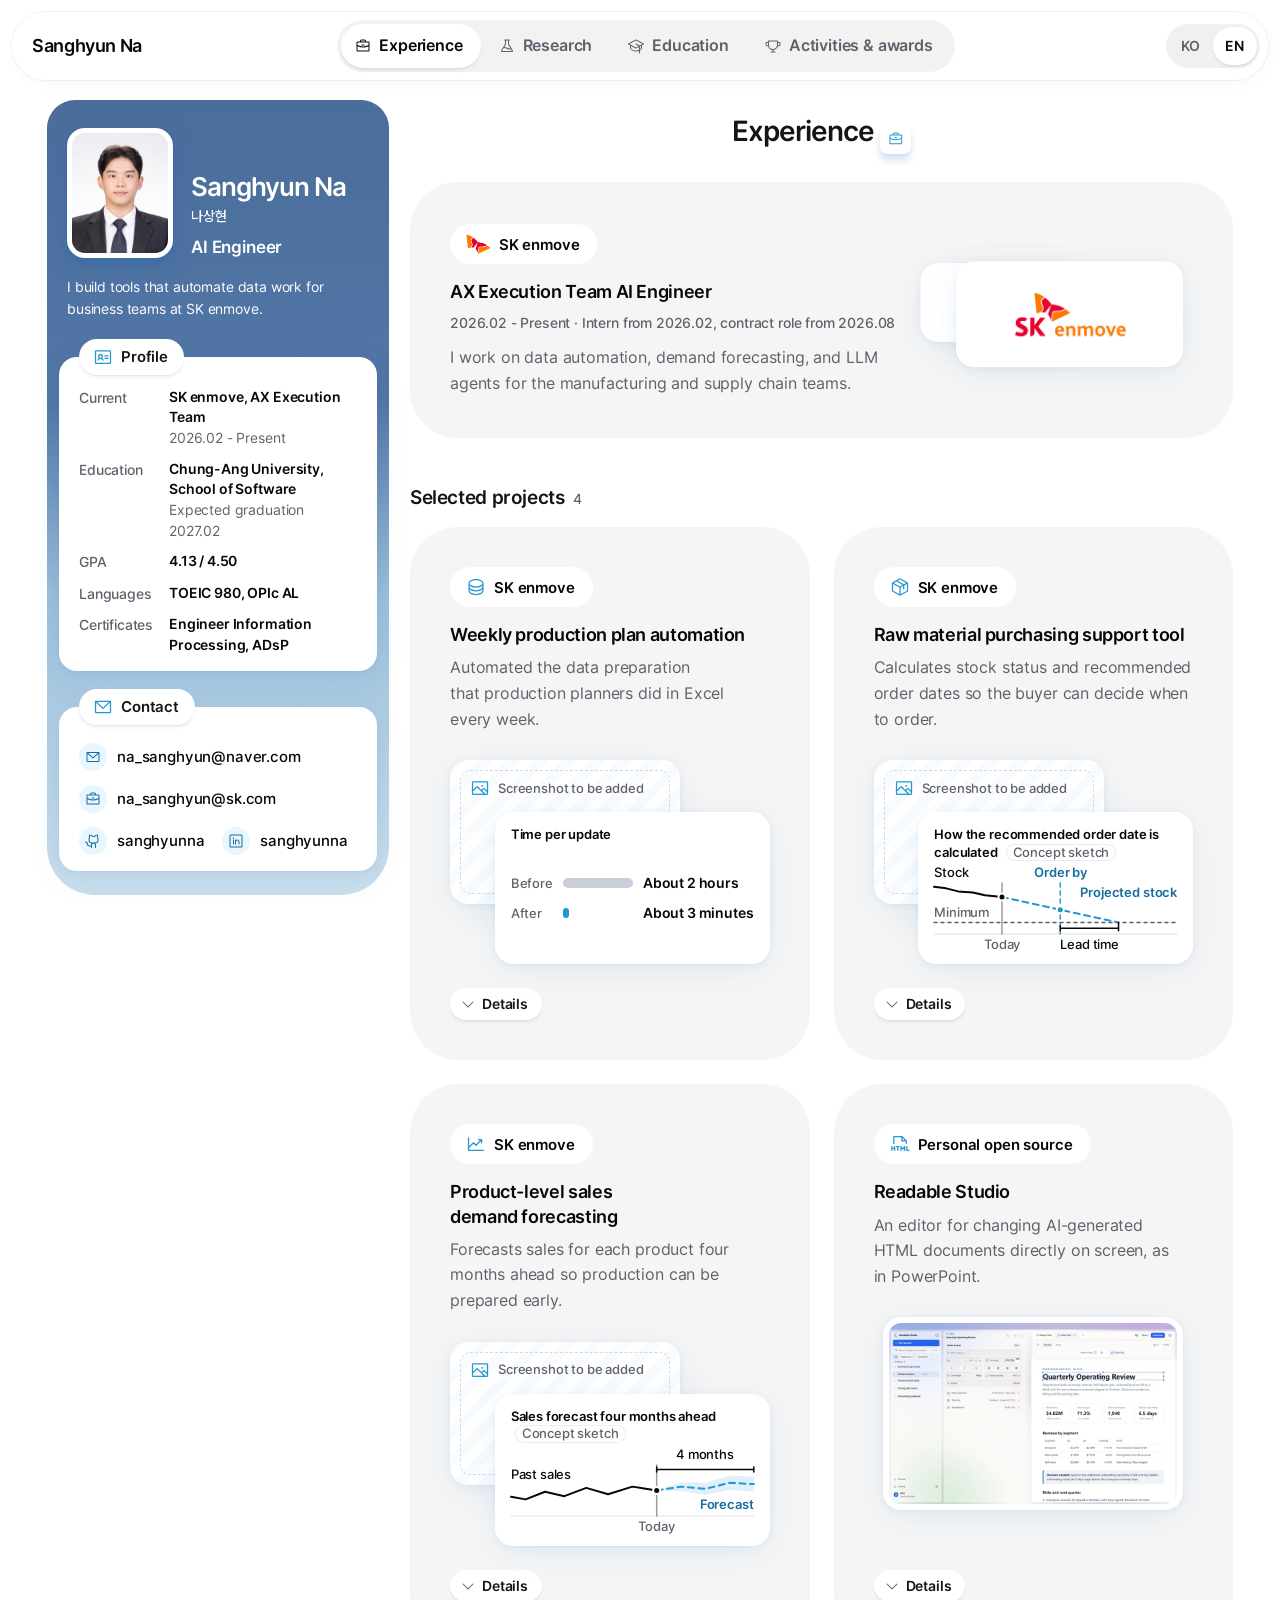
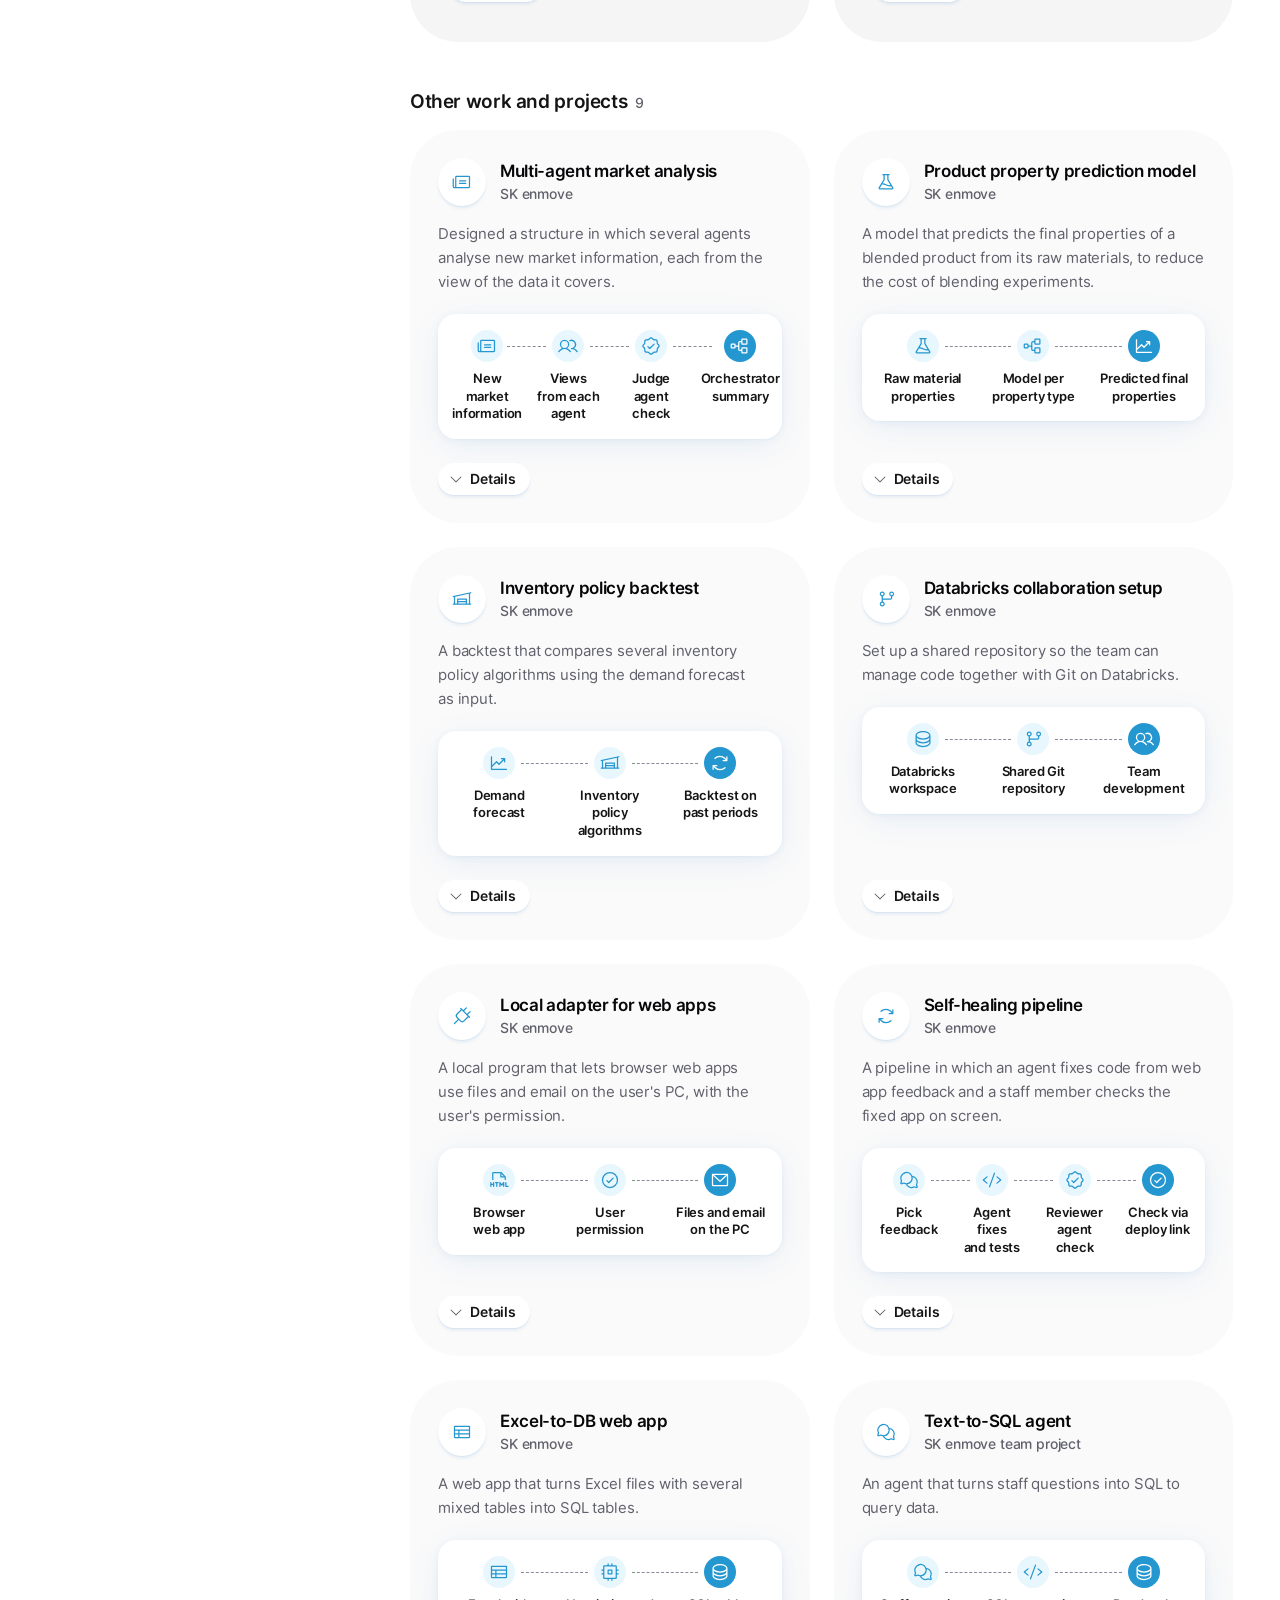
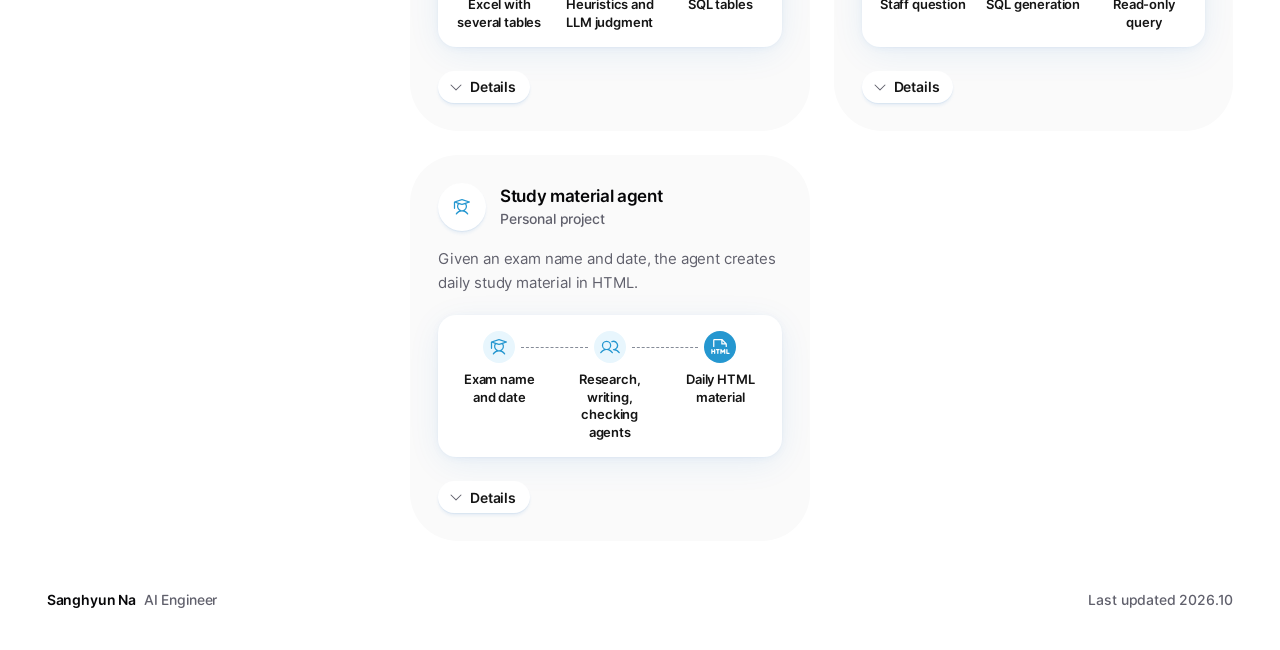
<file: en/index.html>
<!doctype html>
<html lang="en">
<head>
<meta charset="utf-8">
<meta name="viewport" content="width=device-width, initial-scale=1">
<title>Sanghyun Na · AI Engineer</title>
<meta name="description" content="Resume of Sanghyun Na, AI Engineer on the AX Execution Team at SK enmove. It covers experience, research, education and certificates, activities, and awards.">
<meta name="theme-color" content="#ffffff">
<link rel="canonical" href="https://sanghyunna.github.io/en/">
<link rel="alternate" hreflang="ko" href="https://sanghyunna.github.io/">
<link rel="alternate" hreflang="en" href="https://sanghyunna.github.io/en/">
<link rel="alternate" hreflang="x-default" href="https://sanghyunna.github.io/">
<meta property="og:type" content="profile">
<meta property="og:title" content="Sanghyun Na · AI Engineer">
<meta property="og:description" content="Resume of Sanghyun Na, AI Engineer on the AX Execution Team at SK enmove. It covers experience, research, education and certificates, activities, and awards.">
<meta property="og:url" content="https://sanghyunna.github.io/en/">
<meta property="og:image" content="https://sanghyunna.github.io/og-en.png">
<meta property="og:image:width" content="1200">
<meta property="og:image:height" content="630">
<meta property="og:image:alt" content="Sanghyun Na · AI Engineer, AX Execution Team at SK enmove">
<meta property="og:locale" content="en_US">
<meta property="og:locale:alternate" content="ko_KR">
<meta name="twitter:card" content="summary_large_image">
<link rel="icon" href="/favicon.ico" sizes="any">
<link rel="icon" href="/favicon.svg" type="image/svg+xml">
<link rel="apple-touch-icon" href="/apple-touch-icon.png">
<link rel="manifest" href="/site.webmanifest">
<link rel="preload" href="/fonts/open-runde/OpenRunde-Semibold.woff2" as="font" type="font/woff2" crossorigin>
<link rel="stylesheet" href="/fonts/open-runde/open-runde.css">
<link rel="stylesheet" href="/fonts/pretendard/pretendard-subset.css">
<script>(function(d,m,f){function s(){var h=location.hash.slice(1);try{h=decodeURIComponent(h)}catch(e){}d.setAttribute('data-tab',m[h]||f)}d.classList.add('js');s();addEventListener('hashchange',s)})(document.documentElement,{"projects":"experience","more":"experience","timeline":"education","awards":"activities","experience":"experience","exp-skenmove":"experience","exp-skenmove-title":"experience","g-projects":"experience","g-projects-title":"experience","work-production":"experience","work-production-title":"experience","work-procurement":"experience","work-procurement-title":"experience","work-forecast":"experience","work-forecast-title":"experience","work-readable-studio":"experience","work-readable-studio-title":"experience","g-more":"experience","g-more-title":"experience","more-market-agent":"experience","more-market-agent-title":"experience","more-property":"experience","more-property-title":"experience","more-inventory":"experience","more-inventory-title":"experience","more-databricks":"experience","more-databricks-title":"experience","more-local-adapter":"experience","more-local-adapter-title":"experience","more-self-healing":"experience","more-self-healing-title":"experience","more-excel2db":"experience","more-excel2db-title":"experience","more-text2sql":"experience","more-text2sql-title":"experience","more-study-agent":"experience","more-study-agent-title":"experience","research":"research","g-research":"research","g-research-title":"research","research-clip":"research","research-clip-title":"research","research-llava":"research","research-llava-title":"research","research-siting":"research","research-siting-title":"research","education":"education","g-school":"education","g-school-title":"education","g-certs":"education","g-certs-title":"education","g-overseas":"education","g-overseas-title":"education","g-timeline":"education","g-timeline-title":"education","activities":"activities","g-awards":"activities","g-awards-title":"activities","g-activities":"activities","g-activities-title":"activities"},"experience")</script>
<style>:root{color-scheme: light;--ink: #070709;--ink-2: #151515;--muted: #60606c;--faint: #868c98;--line: #ebebef;--bg: #ffffff;--card: #f5f5f5;--card-2: #fafafa;--paper: #ffffff;--accent: #2597d0;--accent-ink: #186d9f;--accent-tint: #c0eaff;--accent-wash: #e8f6fd;--frame: linear-gradient(180deg, #4a6d9b 0%, #5277a6 46%, #9abfda 74%, #cbdfec 100%);--frame-solid: #5277a6;--frame-rail: linear-gradient(180deg, #4a6d9b 0, #5277a6 19rem, #9abfda 31rem, #cbdfec 100%);--on-frame: #ffffff;--kind-edu: #9ab3cf;--kind-lab: #5fb2df;--kind-club: #9aa7e6;--kind-work: #1f3f73;--series-before: #c9ced8;--font-sans: 'Open Runde', 'Pretendard Variable', Pretendard, -apple-system, BlinkMacSystemFont, 'Apple SD Gothic Neo', 'Noto Sans KR', 'Segoe UI', sans-serif;--fs-display: clamp(2rem, 1.6rem + 1.6vw, 2.75rem);--fs-h2: clamp(1.5rem, 1.35rem + 0.5vw, 1.75rem);--fs-h3: 1.125rem;--fs-title: 1.25rem;--fs-body: 1rem;--fs-chip: 0.9375rem;--fs-sm: 0.875rem;--fs-xs: 0.8125rem;--lh-text: 1.55;--ls-display: -0.04em;--ls-text: -0.01em;--page-pad: clamp(0.5rem, -0.6rem + 4.4vw, 3.25rem);--frame-inset: clamp(0.5rem, 0.35rem + 0.5vw, 0.75rem);--wrap: 82.625rem;--card-pad: clamp(1.75rem, 1.3rem + 1.6vw, 2.5rem);--nav-h: 4rem;--rail-w: clamp(17rem, 6rem + 17vw, 21.5rem);--shell-gap: clamp(0.75rem, 0.2rem + 1.4vw, 1.5rem);--r-item: 1.25rem;--r-group: 1.75rem;--r-frame-top: 1.75rem;--r-frame: clamp(2rem, 1.4rem + 2vw, 3rem);--r-card: clamp(2rem, 1.4rem + 2vw, 3rem);--r-sheet: 2rem;--r-panel: 2.5rem;--r-paper: 1.125rem;--r-inset: 1rem;--r-tile: 0.75rem;--r-pill: 100px;--shadow-paper: 0 0.42px 2.1px -0.75px rgb(22 106 196 / 0.08), 0 1.6px 8px -1.5px rgb(22 106 196 / 0.08), 0 7px 35px -2.25px rgb(22 106 196 / 0.09);--shadow-lift: 0 0.42px 0.42px rgb(22 106 196 / 0.01), 0 1.6px 1.6px rgb(22 106 196 / 0.04), 0 7px 7px rgb(22 106 196 / 0.17);--shadow-chip: 0 1px 1px rgb(23 107 197 / 0.08), 0 3px 3px rgb(23 107 197 / 0.07);--shadow-sheet: 0 17px 37px rgb(16 55 132 / 0.04), 0 67px 67px rgb(16 55 132 / 0.03), 0 150px 90px rgb(16 55 132 / 0.02);--shadow-cta: inset 0 0 0 1.5px rgb(255 255 255 / 0.14), 0 1px 2px rgb(36 36 40 / 0.1), 0 3px 3px rgb(36 36 40 / 0.09), 0 10px 18px -8px rgb(36 36 40 / 0.35);--shadow-nav: 0.12px 0.48px 1.7px -1.5px rgb(82 82 82 / 0.08), 1px 4px 14px -3px rgb(82 82 82 / 0.06);--ease-out: cubic-bezier(0.16, 1, 0.3, 1);--dur: 400ms;--dur-fast: 180ms;--z-nav: 20;--z-skip: 30;}:root:lang(en){--rail-w: clamp(17rem, 7rem + 18vw, 23rem);}*, *::before, *::after{box-sizing: border-box;}*{margin: 0;}html{-webkit-text-size-adjust: 100%;text-size-adjust: 100%;scroll-behavior: smooth;scroll-padding-top: 6rem;scrollbar-color: #c9ced8 transparent;}@media (prefers-reduced-motion: reduce){html{scroll-behavior: auto;}}body{background: var(--bg);color: var(--ink);font-family: var(--font-sans);font-size: var(--fs-body);line-height: var(--lh-text);letter-spacing: var(--ls-text);font-synthesis: none;text-rendering: optimizeLegibility;-webkit-font-smoothing: antialiased;-moz-osx-font-smoothing: grayscale;word-break: keep-all;overflow-wrap: break-word;}:lang(en) body, body:lang(en){word-break: normal;}img, svg{display: block;max-width: 100%;}img{height: auto;}a{color: inherit;text-decoration-thickness: 1px;text-underline-offset: 0.2em;}button{font: inherit;color: inherit;}ul, ol{padding: 0;list-style: none;}strong{font-weight: 600;color: var(--ink);}::selection{background: var(--accent-tint);color: var(--ink);}:focus-visible{outline: 2px solid var(--accent-ink);outline-offset: 3px;border-radius: 6px;}input, textarea{caret-color: var(--accent-ink);}.vh{position: absolute !important;width: 1px;height: 1px;margin: -1px;padding: 0;overflow: hidden;clip: rect(0 0 0 0);white-space: nowrap;border: 0;}.skip{position: fixed;top: 0.75rem;left: 0.75rem;z-index: var(--z-skip);padding: 0.75rem 1.25rem;border-radius: var(--r-pill);background: var(--ink);color: #fff;font-weight: 600;text-decoration: none;transform: translateY(-200%);}.skip:focus{transform: none;}.sprite{display: none;}.icon{flex: none;width: 1.25rem;height: 1.25rem;fill: currentColor;}.icon--sm{width: 1rem;height: 1rem;}.icon--lg{width: 1.5rem;height: 1.5rem;}.wrap{width: 100%;max-width: var(--wrap);margin-inline: auto;padding-inline: var(--page-pad);}.meta{font-size: var(--fs-sm);font-weight: 500;line-height: 1.5;color: var(--muted);font-variant-numeric: tabular-nums;}.card{border-radius: var(--r-card);background: var(--card);padding: var(--card-pad);}.card--soft{background: var(--card-2);}.paper{border-radius: var(--r-paper);background: var(--paper);box-shadow: var(--shadow-paper);}.sheet{border-radius: var(--r-sheet);background: var(--paper);box-shadow: var(--shadow-sheet);}.chip{display: inline-flex;align-items: center;gap: 0.5rem;min-height: 2.5rem;padding: 0.5rem 1.125rem 0.5rem 1rem;border-radius: var(--r-pill);background: var(--paper);font-size: var(--fs-chip);font-weight: 600;line-height: 1.4;letter-spacing: -0.01em;color: var(--ink);white-space: nowrap;}.chip>.icon{color: var(--accent);}.chip>img{width: auto;height: 1.25rem;object-fit: contain;}.chip--float{position: absolute;top: 0;left: 1.25rem;min-height: 2.25rem;padding: 0.375rem 1rem 0.375rem 0.875rem;border-radius: 2rem;box-shadow: var(--shadow-chip);font-size: 0.9375rem;transform: translateY(-50%);}.btn{display: inline-flex;align-items: center;justify-content: center;gap: 0.5rem;min-height: 3rem;padding: 0.75rem 1.5rem;border: 0;border-radius: var(--r-pill);font-size: var(--fs-chip);font-weight: 600;line-height: 1.4;letter-spacing: -0.01em;text-decoration: none;white-space: nowrap;cursor: pointer;transition: background-color var(--dur-fast) ease-out, transform var(--dur-fast) var(--ease-out), box-shadow var(--dur-fast) ease-out;}.btn:active{transform: scale(0.98);}.btn--dark{background: var(--ink);color: #fff;box-shadow: var(--shadow-cta);}.btn--dark:hover{background: #23232a;}.tile{display: inline-grid;flex: none;place-items: center;width: var(--tile, 3.25rem);height: var(--tile, 3.25rem);border-radius: calc(var(--tile, 3.25rem) * 0.3);background: var(--paper);box-shadow: var(--shadow-chip);color: var(--accent);overflow: hidden;}.tile>img{width: 68%;height: 68%;object-fit: contain;}.tile--wide>img{width: 80%;}.tile--round{border-radius: 50%;}.tile--round>img.tile__fill{width: 100%;height: 100%;}.ph{position: relative;display: grid;place-content: center;justify-items: center;gap: 0.5rem;aspect-ratio: 16 / 10;padding: 1rem;border-radius: var(--r-paper);background: repeating-linear-gradient(135deg, rgb(37 151 208 / 0.035) 0 10px, transparent 10px 20px), var(--paper);box-shadow: var(--shadow-paper);color: var(--muted);text-align: center;}.ph::before{content: '';position: absolute;inset: 0.625rem;border: 1.5px dashed #d3d9e3;border-radius: calc(var(--r-paper) - 0.5rem);pointer-events: none;}.ph>.icon{width: 1.75rem;height: 1.75rem;color: var(--accent);}.ph__label{font-size: var(--fs-sm);font-weight: 500;line-height: 1.4;}.points{display: grid;gap: 0.625rem;}.points>li{position: relative;padding-left: 1.125rem;font-size: var(--fs-body);line-height: var(--lh-text);color: var(--muted);}.points>li::before{content: '';position: absolute;left: 0.125rem;top: 0.68em;width: 0.375rem;height: 0.375rem;border-radius: 2px;background: var(--accent);}@media print{:root{--card-pad: 1rem;}body{font-size: 10.5pt;}.nav, .skip, .ph, .btn, .disc__sum, .profile__lang{display: none !important;}.card, .paper, .sheet{box-shadow: none !important;break-inside: avoid;}a{text-decoration: none;}}@media (prefers-reduced-motion: reduce){*, *::before, *::after{animation: none !important;transition: none !important;}.btn:active{transform: none;}}.nav{position: sticky;top: var(--frame-inset);z-index: var(--z-nav);margin: var(--frame-inset);}.nav__bar{display: grid;grid-template-columns: minmax(0, 1fr) auto minmax(0, 1fr);align-items: center;gap: 0.75rem;min-height: var(--nav-h);padding: 0.5rem 0.5rem 0.5rem 1.25rem;border-radius: 120px;background: rgb(255 255 255 / 0.9);-webkit-backdrop-filter: blur(10px) saturate(1.4);backdrop-filter: blur(10px) saturate(1.4);box-shadow: 0 0 0 1px rgb(7 7 9 / 0.05), var(--shadow-nav);}.nav__brand{justify-self: start;display: flex;align-items: center;min-width: 2.75rem;min-height: 2.75rem;font-size: 1.125rem;font-weight: 600;letter-spacing: -0.02em;text-decoration: none;white-space: nowrap;}.nav__lang{justify-self: end;}.tabs__list{display: flex;gap: 0.25rem;padding: 0.25rem;border-radius: var(--r-pill);background: rgb(7 7 9 / 0.05);}.tabs__tab{display: inline-flex;align-items: center;justify-content: center;gap: 0.5rem;min-height: 2.75rem;padding: 0.5rem 1.125rem 0.5rem 0.875rem;border-radius: var(--r-pill);font-size: 1rem;font-weight: 600;line-height: 1.2;letter-spacing: -0.01em;color: var(--muted);text-decoration: none;white-space: nowrap;transition: background-color var(--dur-fast) ease-out, color var(--dur-fast) ease-out, box-shadow var(--dur-fast) ease-out;}.tabs__tab:hover{color: var(--ink);background: rgb(255 255 255 / 0.7);}.tabs__tab[aria-selected='true']{background: var(--paper);color: var(--ink);box-shadow: var(--shadow-chip);}.tabs__short{display: none;}.lang{display: inline-flex;padding: 0.1875rem;border-radius: var(--r-pill);background: rgb(7 7 9 / 0.06);}.lang__opt{position: relative;display: inline-grid;place-items: center;min-width: 2.75rem;height: 2.375rem;padding-inline: 0.625rem;border-radius: var(--r-pill);font-size: 0.875rem;font-weight: 600;letter-spacing: 0.01em;text-decoration: none;color: var(--muted);}.lang__opt::after{content: '';position: absolute;inset: -0.1875rem 0;}.lang__opt:hover{color: var(--ink);}.lang__opt[aria-current='page']{background: var(--paper);color: var(--ink);box-shadow: var(--shadow-chip);}@media (max-width: 63.99rem){.tabs__long{position: absolute;width: 1px;height: 1px;margin: -1px;padding: 0;overflow: hidden;clip: rect(0 0 0 0);white-space: nowrap;border: 0;}.tabs__short{display: inline;}.tabs__tab{padding-inline: 0.75rem 0.875rem;font-size: 0.9375rem;}}@media (max-width: 47.99rem){.nav{margin: var(--frame-inset) var(--frame-inset) 0;}.nav__bar{grid-template-columns: minmax(0, 1fr);min-height: 0;padding: 0.25rem;}.nav__brand, .nav__lang{display: none;}.tabs__list{gap: 0.125rem;}.tabs__tab{flex: 1 1 0;min-width: 0;min-height: 2.75rem;padding: 0.375rem 0.25rem;font-size: 0.875rem;}.tabs__tab>.icon{display: none;}.lang__opt{height: 2.75rem;}.lang__opt::after{inset: 0;}}.shell{display: grid;grid-template-columns: minmax(0, 1fr);gap: var(--shell-gap);align-items: start;padding-top: 0.5rem;padding-bottom: 2.5rem;}@media (min-width: 48rem){.shell{grid-template-columns: var(--rail-w) minmax(0, 1fr);}}@media (min-width: 48rem) and (min-height: 54rem){.profile{position: sticky;top: calc(var(--frame-inset) + var(--nav-h) + 1rem);}}.panels{min-width: 0;container: panels / inline-size;}.panel__title{margin: 1rem 0 1.75rem;font-size: var(--fs-h2);font-weight: 600;line-height: 1.12;letter-spacing: -0.035em;color: var(--ink-2);text-align: center;text-wrap: balance;}.panel__tile{display: inline-grid;place-items: center;width: 1.12em;height: 1.12em;margin-inline: 0.2em 0;vertical-align: -0.2em;border-radius: 0.26em;background: var(--paper);box-shadow: var(--shadow-lift);color: var(--accent);}.panel__tile .icon{width: 0.56em;height: 0.56em;}.panel + .panel{margin-top: 4rem;}.js .panel{display: none;}.js[data-tab='experience'] #experience, .js[data-tab='research'] #research, .js[data-tab='education'] #education, .js[data-tab='activities'] #activities{display: block;}.panel:focus-visible{outline-offset: 6px;border-radius: var(--r-item);}@media (prefers-reduced-motion: no-preference){.js .panel{animation: panel-in 180ms ease-out;}@keyframes panel-in{from{opacity: 0;}to{opacity: 1;}}}.group + .group{margin-top: 3rem;}.group__title{display: flex;align-items: baseline;gap: 0.5rem;margin-bottom: 1rem;font-size: 1.1875rem;font-weight: 600;line-height: 1.3;letter-spacing: -0.02em;color: var(--ink-2);}.group__count{font-size: var(--fs-sm);font-weight: 500;color: var(--muted);font-variant-numeric: tabular-nums;}.disc{margin-top: 0.75rem;}.disc__sum{display: inline-flex;align-items: center;gap: 0.375rem;min-height: 2rem;padding: 0.25rem 0.875rem 0.25rem 0.625rem;border-radius: var(--r-pill);background: var(--card);font-size: var(--fs-sm);font-weight: 600;line-height: 1.4;color: var(--ink-2);list-style: none;cursor: pointer;transition: background-color var(--dur-fast) ease-out;}.disc__sum::-webkit-details-marker{display: none;}.disc__sum:hover{background: #ececef;}.disc__sum>.icon{color: var(--muted);transition: transform var(--dur-fast) var(--ease-out);}.disc[open]>.disc__sum>.icon{transform: rotate(180deg);}.disc__body{margin-top: 0.875rem;}@media (max-width: 47.99rem){.disc__sum{min-height: 2.75rem;}}@media print{.shell{display: block;padding: 0;}.profile{position: static;margin-bottom: 1.5rem;}.js .panel{display: block;animation: none;}.js .panel + .panel{margin-top: 1.5rem;}.panel__title{margin: 0 0 0.75rem;font-size: 1.5rem;text-align: left;}.panel__tile{display: none;}.panel{break-before: auto;}.group{break-inside: auto;}}.profile{container: profile / inline-size;padding: 1.25rem 0.75rem 1.5rem;border-radius: var(--r-frame-top) var(--r-frame-top) var(--r-frame) var(--r-frame);background: var(--frame-solid) var(--frame-rail);color: var(--on-frame);}.profile__head{display: grid;grid-template-columns: auto minmax(0, 1fr);grid-template-areas: 'photo id';align-items: end;gap: 1.125rem;padding: 0.5rem 0.5rem 0;}.profile__photo-paper{grid-area: photo;padding: 0.3125rem;border-radius: var(--r-paper);background: var(--paper);box-shadow: var(--shadow-paper), var(--shadow-lift);}.profile__photo{width: 6rem;height: auto;aspect-ratio: 4 / 5;border-radius: 0.8125rem;object-fit: cover;object-position: 50% 22%;background: var(--paper);}.profile__id{grid-area: id;min-width: 0;}.profile__name{font-size: 1.75rem;font-weight: 600;line-height: 1;letter-spacing: var(--ls-display);}:lang(en) .profile__name{font-size: 1.625rem;}.profile__alt{margin-top: 0.375rem;font-size: var(--fs-sm);font-weight: 500;line-height: 1.4;}.profile__role{margin-top: 0.625rem;font-size: 1.0625rem;font-weight: 600;line-height: 1.3;}.profile__lang{display: none;}.profile__lede{padding: 1.125rem 0.5rem 0;font-size: 0.875rem;line-height: 1.6;}.profile__paper{position: relative;margin-top: 2.25rem;padding: 1.875rem 1.25rem 1rem;color: var(--ink);}.profile__paper--contact{padding-bottom: 0.625rem;}.profile__label{color: var(--ink-2);}.profile__facts{display: grid;grid-template-columns: max-content minmax(0, 1fr);gap: 0.625rem 1rem;}.profile__fact{display: contents;}.profile__facts dt{font-size: var(--fs-sm);font-weight: 500;line-height: 1.55;color: var(--muted);}.profile__facts dd{display: grid;gap: 0.0625rem;}.profile__value{font-size: 0.875rem;font-weight: 600;line-height: 1.45;color: var(--ink);}.profile__meta{font-size: var(--fs-sm);line-height: 1.45;color: var(--muted);font-variant-numeric: tabular-nums;}.profile__contacts{display: grid;grid-template-columns: repeat(2, minmax(0, 1fr));gap: 0.125rem;margin-left: -0.375rem;}.profile__contacts>li:nth-child(-n + 2){grid-column: 1 / -1;}.profile__link{display: grid;grid-template-columns: 1.75rem minmax(0, 1fr);align-items: center;gap: 0.625rem;min-height: 2.5rem;padding: 0.25rem 0.375rem;border-radius: 0.875rem;color: var(--ink);text-decoration: none;transition: background-color var(--dur-fast) ease-out;}.profile__link:hover{background: var(--card-2);}.profile__contact-icon{display: grid;place-items: center;width: 1.75rem;height: 1.75rem;border-radius: 50%;background: var(--accent-wash);color: var(--accent-ink);}.profile__contact-value{min-width: 0;font-size: 0.9375rem;font-weight: 500;line-height: 1.4;overflow-wrap: anywhere;}.profile__link:hover .profile__contact-value{text-decoration: underline;text-underline-offset: 0.2em;}@container profile (max-width: 19.5rem){.profile__head{grid-template-columns: minmax(0, 1fr);grid-template-areas: 'photo' 'id';justify-items: start;gap: 0.875rem;}.profile__name, :lang(en) .profile__name{font-size: 1.5rem;}.profile__facts{grid-template-columns: minmax(0, 1fr);gap: 0;}.profile__facts dd{margin-bottom: 0.5rem;}.profile__paper{padding-inline: 1rem;}.profile__contacts{grid-template-columns: minmax(0, 1fr);}.profile__contact-value{font-size: 0.875rem;}}@media (max-width: 47.99rem){.profile{padding: 1rem 0.625rem 1.25rem;}.profile__head{grid-template-rows: auto 1fr;grid-template-areas: 'photo lang' 'photo id';column-gap: 1rem;row-gap: 0.25rem;padding: 0.25rem 0.375rem 0;}.profile__photo{width: 5rem;}.profile__role{margin-top: 0.375rem;}.profile__lang{grid-area: lang;justify-self: end;display: inline-flex;background: rgb(0 0 0 / 0.16);}.profile__lang .lang__opt{color: var(--on-frame);}.profile__lang .lang__opt[aria-current='page']{color: var(--ink);}.profile__lede{padding: 0.875rem 0.375rem 0;}.profile__paper{padding: 1.75rem 1rem 0.875rem;}.profile__paper--contact{padding-bottom: 0.5rem;}.profile__facts{gap: 0.5rem 0.875rem;}.profile__link{min-height: 2.75rem;}}@media (min-width: 48rem) and (max-height: 50rem){.profile__photo{width: 5rem;}.profile__name, :lang(en) .profile__name{font-size: 1.5rem;}.profile__lede{padding-top: 0.75rem;}.profile__paper{margin-top: 1.5rem;padding-top: 1.5rem;}@container profile (min-width: 19.51rem){.profile__facts{row-gap: 0.5rem;}}}@media (prefers-reduced-motion: no-preference){.profile__photo-paper, .profile__paper{animation: rail-rise 800ms var(--ease-out) both;}.profile__paper--facts{animation-delay: 80ms;}.profile__paper--contact{animation-delay: 160ms;}@keyframes rail-rise{from{transform: translateY(0.75rem);}to{transform: none;}}}@media print{.profile{padding: 0;background: none;color: var(--ink);}.profile__head, .profile__lede{padding-inline: 0;}.profile__photo-paper, .profile__paper{margin-top: 1rem;padding: 0;box-shadow: none;transform: none;}.profile__label{position: static;padding: 0;box-shadow: none;transform: none;}}.tl{--tl-grid: color-mix(in srgb, var(--faint) 26%, transparent);}.tl__legend{display: flex;flex-wrap: wrap;gap: 0.25rem 1rem;}.tl__key{display: inline-flex;align-items: center;gap: 0.5rem;font-size: var(--fs-sm);font-weight: 500;line-height: 1.5;color: var(--muted);}.tl__swatch{flex: none;width: 0.75rem;height: 0.75rem;border-radius: 0.25rem;}.tl__swatch--edu, .tl__bar--edu{background: var(--kind-edu);}.tl__swatch--lab, .tl__bar--lab{background: var(--kind-lab);}.tl__swatch--club, .tl__bar--club{background: var(--kind-club);}.tl__swatch--work, .tl__bar--work{background: var(--kind-work);}.tl__track{position: relative;min-width: 0;background: repeating-linear-gradient(to right, var(--tl-grid) 0 1px, transparent 1px calc(100% / var(--years)));}.tl__axis{display: flex;flex-direction: column;margin-top: 0.75rem;}.tl__axis>.tl__track{container-type: inline-size;flex: 1;min-height: 2.75rem;}.tl__year{position: absolute;top: 0;left: var(--x);padding-left: 0.3125rem;font-size: var(--fs-xs);font-weight: 500;line-height: 1.25rem;color: var(--muted);font-variant-numeric: tabular-nums;white-space: nowrap;}.tl__year-short{display: none;}@container (max-width: 19rem){.tl__year-full{display: none;}.tl__year-short{display: inline;}}.tl__now{position: absolute;bottom: 0;left: var(--now);padding: 0.125rem 0.625rem;border-radius: var(--r-pill);background: var(--ink);color: var(--on-frame);font-size: var(--fs-xs);font-weight: 600;line-height: 1.25rem;white-space: nowrap;transform: translateX(-50%);}.tl__rows{display: grid;row-gap: 0.875rem;margin-top: 0.5rem;}.tl__row{display: grid;row-gap: 0.375rem;}.tl__label{display: flex;align-items: center;gap: 0.625rem;min-width: 0;}.tl__text{flex: 1;min-width: 0;}.tl__name{font-size: 0.9375rem;font-weight: 600;line-height: 1.3;color: var(--ink);text-wrap: balance;}.tl__meta{font-size: var(--fs-sm);font-weight: 500;line-height: 1.4;color: var(--muted);font-variant-numeric: tabular-nums;}.tl__period{white-space: nowrap;}.tl__row>.tl__track{height: 0.875rem;}.tl__row>.tl__track::after{content: '';position: absolute;top: 0;bottom: 0;left: calc(var(--now) - 0.75px);width: 1.5px;background: var(--ink);opacity: 0.4;}.tl__bar{position: absolute;top: 50%;left: var(--s);width: calc(var(--e) - var(--s));min-width: 0.625rem;height: 0.625rem;border-radius: var(--r-pill);transform: translateY(-50%);}.tl__bar--ongoing{-webkit-mask-image: linear-gradient(to right, var(--ink) calc(100% - min(1.5rem, 50%)), transparent);mask-image: linear-gradient(to right, var(--ink) calc(100% - min(1.5rem, 50%)), transparent);}@container panels (min-width: 38.5rem){.tl__head, .tl__row{display: grid;grid-template-columns: 18rem minmax(0, 1fr);column-gap: 1rem;}.tl:lang(en) .tl__head, .tl:lang(en) .tl__row{grid-template-columns: 19.5rem minmax(0, 1fr);}.tl__axis{margin-top: 0;}.tl__rows{row-gap: 0;margin-top: 0;}.tl__label{min-height: 2.75rem;padding-block: 0.1875rem;}.tl__row>.tl__track{height: auto;}.tl__bar{min-width: 0.75rem;height: 0.75rem;}}@container panels (min-width: 48.5rem){.tl__head, .tl__row{grid-template-columns: 23rem minmax(0, 1fr);column-gap: 1.25rem;}.tl:lang(en) .tl__head, .tl:lang(en) .tl__row{grid-template-columns: 26.5rem minmax(0, 1fr);}.tl__text{display: grid;grid-template-columns: minmax(0, 1fr) 8rem;grid-template-areas: 'name period' 'sub period';align-items: center;column-gap: 0.75rem;}.tl__name{grid-area: name;}.tl__meta{display: contents;}.tl__sub{grid-area: sub;text-wrap: balance;}.tl__sep{display: none;}.tl__period{grid-area: period;}}@media print{.tl__head, .tl__rows{-webkit-print-color-adjust: exact;print-color-adjust: exact;}}.exp-keep{white-space: nowrap;}.emp{display: grid;grid-template-columns: minmax(0, 1fr);gap: 1.5rem;}.emp__title{margin-top: 1rem;font-size: var(--fs-h3);font-weight: 600;line-height: 1.35;letter-spacing: -0.02em;color: var(--ink);text-wrap: balance;}.emp__meta{margin-top: 0.5rem;}.emp__note{display: inline-block;}.emp__duty{margin-top: 0.75rem;font-size: 1rem;line-height: 1.6;color: var(--muted);text-wrap: pretty;}.emp__visual{display: none;position: relative;min-height: 11rem;}.emp__paper{position: absolute;top: 50%;left: 50%;width: min(84%, 17rem);}.emp__paper--front{display: grid;place-items: center;padding: 1.75rem 1.25rem;transform: translate(-45%, -46%);}.emp__paper--front>img{width: 64%;}.emp__paper--back{aspect-ratio: 2;width: min(58%, 11.5rem);transform: translate(-88%, -60%);}@container panels (min-width: 44rem){.emp{grid-template-columns: minmax(0, 1.25fr) minmax(0, 0.75fr);align-items: center;}.emp__visual{display: block;}}.emp + .group{margin-top: 3rem;}.proj__grid{display: grid;grid-template-columns: minmax(0, 1fr);gap: 1.5rem;}@container panels (min-width: 44rem){.proj__grid{grid-template-columns: repeat(2, minmax(0, 1fr));}}.proj{display: flex;flex-direction: column;min-width: 0;}.proj>.chip{align-self: flex-start;max-width: 100%;}.proj__title{margin-top: 1rem;font-size: var(--fs-h3);font-weight: 600;line-height: 1.35;letter-spacing: -0.02em;color: var(--ink);text-wrap: balance;}.proj__summary{margin-top: 0.5rem;font-size: 1rem;line-height: 1.6;color: var(--muted);text-wrap: pretty;}.proj__stage{display: grid;margin: 1.75rem 0 1.25rem;}.proj__ph{grid-area: 1 / 1;align-self: start;width: 72%;aspect-ratio: 16 / 10;grid-auto-flow: column;place-content: start;align-items: center;padding: 1.125rem 1.25rem;text-align: left;}.proj__ph>.icon{width: 1.25rem;height: 1.25rem;}.proj__ph>.ph__label{font-size: var(--fs-xs);}.proj__chart{grid-area: 1 / 1;justify-self: end;display: flex;flex-direction: column;width: 86%;min-height: 9.5rem;margin-top: 3.25rem;padding: 0.875rem 1rem 0.75rem;z-index: 1;}.proj__shot{width: 94%;margin-inline: auto;overflow: hidden;padding: 0.375rem;}.proj__shot>img{width: 100%;border-radius: calc(var(--r-paper) - 0.375rem);}.proj>.disc{margin-top: auto;padding-top: 0.25rem;}.proj .points>li, .more .points>li{font-size: 0.9375rem;text-wrap: pretty;}.proj__links{margin-top: 0.875rem;}.proj__link{display: inline-flex;align-items: center;gap: 0.375rem;min-height: 2.5rem;padding: 0.25rem 0.875rem 0.25rem 0.75rem;border-radius: var(--r-pill);background: var(--paper);box-shadow: var(--shadow-chip);font-size: var(--fs-sm);font-weight: 600;color: var(--ink);text-decoration: none;}.proj__link>.icon:first-child{color: var(--accent);}@media (max-width: 47.99rem){.proj__link{min-height: 2.75rem;}}.more__grid{display: grid;grid-template-columns: minmax(0, 1fr);gap: 1.5rem;}@container panels (min-width: 40rem){.more__grid{grid-template-columns: repeat(2, minmax(0, 1fr));}}.more{display: flex;flex-direction: column;min-width: 0;padding: 1.75rem;}.more__head{display: grid;grid-template-columns: auto minmax(0, 1fr);align-items: center;gap: 0.875rem;}.more__title{font-size: 1.0625rem;font-weight: 600;line-height: 1.35;letter-spacing: -0.02em;color: var(--ink);text-wrap: balance;}.more__summary{margin-top: 1rem;font-size: 0.9375rem;line-height: 1.6;color: var(--muted);text-wrap: pretty;}.more>.disc{margin-top: auto;padding-top: 0.25rem;}.flow{display: grid;grid-auto-flow: column;grid-auto-columns: minmax(0, 1fr);gap: 1rem;margin: 1.25rem 0 1.25rem;padding: 1rem 0.875rem;}.flow__step{position: relative;display: grid;justify-items: center;align-content: start;gap: 0.5rem;text-align: center;}.flow__step>.tile{background: var(--accent-wash);box-shadow: none;}.flow__step:last-child>.tile{background: var(--accent);color: var(--paper);}.flow__step + .flow__step::before{content: '';position: absolute;top: 1rem;right: calc(50% + 1.375rem);width: calc(100% - 1.75rem);border-top: 1.5px dashed var(--faint);}.flow__label{font-size: var(--fs-xs);font-weight: 600;line-height: 1.35;color: var(--ink-2);text-wrap: balance;}@container panels (max-width: 25rem){.flow{grid-auto-flow: row;gap: 0.75rem;}.flow__step{grid-template-columns: 2rem minmax(0, 1fr);justify-items: start;align-items: center;text-align: left;}.flow__step + .flow__step::before{top: auto;right: auto;bottom: 100%;left: calc(1rem - 0.75px);width: 0;height: 0.75rem;border-top: 0;border-left: 1.5px dashed var(--faint);}}.card .disc__sum{background: var(--paper);box-shadow: var(--shadow-chip);}.card .disc__sum:hover{background: #f7f8fa;}@container panels (max-width: 29.99rem){.more{padding: 1.25rem;}.proj__ph{width: 80%;}.proj__chart{width: 92%;}}@media print{.proj, .more, .emp{border: 1px solid var(--line);}.emp__visual, .proj__ph{display: none;}.proj__chart, .proj__shot, .flow{margin-top: 0.75rem;transform: none;}}.chart__head{font-size: var(--fs-xs);line-height: 1.35;}.chart__title{font-weight: 600;color: var(--ink);}.chart__tag{display: inline-block;margin-left: 0.25rem;padding-inline: 0.4375rem;border-radius: var(--r-pill);background: var(--paper);box-shadow: inset 0 0 0 1px var(--line);font-weight: 500;color: var(--muted);white-space: nowrap;}.chart__plot{position: relative;flex: 1 0 auto;min-height: 2.875rem;margin-top: 1.375rem;margin-bottom: 1.125rem;}.chart__svg{position: absolute;inset: 0;width: 100%;height: 100%;overflow: visible;}.chart__svg :is(path, polyline){fill: none;stroke-linecap: round;stroke-linejoin: round;}.chart__axis{stroke: var(--line);stroke-width: 1.5;}.chart__solid{stroke: var(--ink);stroke-width: 2;}.chart__dash{stroke: var(--accent);stroke-width: 2;stroke-dasharray: 6 4.5;}.chart__min{stroke: var(--muted);stroke-width: 1.5;stroke-dasharray: 3 4;}.chart__rule{stroke: var(--ink);stroke-width: 1.5;stroke-opacity: 0.4;}.chart__mark{stroke: var(--accent);stroke-width: 1.5;stroke-dasharray: 4 4;}.chart__bracket{stroke: var(--ink);stroke-width: 1.5;}.chart__band{fill: var(--accent);fill-opacity: 0.14;stroke: none;}.chart__halo{stroke: var(--paper);stroke-width: 9;}.chart__dot{stroke: var(--ink);stroke-width: 5;}.chart__dot--accent{stroke: var(--accent);}.chart__label{position: absolute;left: var(--x);top: var(--y);font-size: var(--fs-xs);font-weight: 500;line-height: 1.3;color: var(--muted);white-space: nowrap;}.chart__label--ink{color: var(--ink);}.chart__label--accent{color: var(--accent-ink);font-weight: 600;}.chart__label--sa{transform: translateY(-100%);padding-bottom: 0.125rem;}.chart__label--ca{transform: translate(-50%, -100%);padding-bottom: 0.125rem;}.chart__label--sb{padding-top: 0.0625rem;}.chart__label--cb{transform: translateX(-50%);padding-top: 0.125rem;}.chart__label--eb{left: auto;right: calc(100% - var(--x));padding-top: 0.0625rem;}.chart-bars{display: grid;grid-template-columns: max-content minmax(0, 1fr) max-content;flex: 1 0 auto;align-content: center;align-items: center;gap: 0.5rem 0.625rem;}.chart-bars__row{display: grid;grid-column: 1 / -1;grid-template-columns: max-content minmax(0, 1fr) max-content;column-gap: 0.625rem;align-items: center;}@supports (grid-template-columns: subgrid){.chart-bars__row{grid-template-columns: subgrid;}}.chart-bars__label{font-size: var(--fs-xs);font-weight: 500;color: var(--muted);white-space: nowrap;}.chart-bars__track{display: flex;align-items: center;min-width: 0;}.chart-bars__bar{width: var(--v);min-width: 0.375rem;height: 0.625rem;border-radius: var(--r-pill);background: var(--series-before);}.chart-bars__row:last-child .chart-bars__bar{background: var(--accent);}.chart-bars__value{font-size: var(--fs-sm);font-weight: 600;color: var(--ink);font-variant-numeric: tabular-nums;white-space: nowrap;}.rs{display: flex;flex-direction: column;min-width: 0;}.rs__copy{display: flex;flex-direction: column;min-width: 0;}.rs__lab{align-self: flex-start;max-width: 100%;white-space: normal;}.rs__lab>img{flex: none;}.rs__when{margin-top: 0.875rem;}.rs__title{margin-top: 0.375rem;font-size: var(--fs-h3);font-weight: 600;line-height: 1.35;letter-spacing: -0.02em;color: var(--ink);text-wrap: balance;}.rs__summary{margin-top: 0.5rem;font-size: 1rem;line-height: 1.6;color: var(--muted);text-wrap: pretty;}.rs__visual{display: grid;align-content: center;margin: 1.75rem 0 1.25rem;}.rs>.disc{margin-top: auto;padding-top: 0.25rem;}.rs .points>li{font-size: 0.9375rem;text-wrap: pretty;}.rs__grid{display: grid;grid-template-columns: minmax(0, 1fr);gap: 1.5rem;margin-top: 1.5rem;}@container panels (min-width: 44rem){.rs__grid{grid-template-columns: repeat(2, minmax(0, 1fr));}}@container panels (min-width: 46rem){.rs--wide{display: grid;grid-template-columns: repeat(2, minmax(0, 1fr));grid-template-rows: auto 1fr;column-gap: 2.5rem;}.rs--wide>.rs__copy{grid-area: 1 / 1;}.rs--wide>.disc{grid-area: 2 / 1;align-self: start;margin-top: 1.25rem;}.rs--wide>.rs__visual{grid-area: 1 / 2 / 3 / 3;margin: 0;}}.rs__pair-row{display: flex;flex-wrap: wrap;justify-content: center;gap: 0.75rem;padding-block: 0.375rem;}.rs__pair-item{padding: 0.75rem 1.125rem;font-size: 1.0625rem;font-weight: 600;line-height: 1.3;color: var(--ink);text-align: center;white-space: nowrap;}.rs__cap{margin-top: 0.875rem;font-size: 0.9375rem;line-height: 1.5;color: var(--muted);text-align: center;text-wrap: balance;}.rs__results{display: grid;grid-template-columns: repeat(auto-fit, minmax(min(100%, 9.5rem), 1fr));gap: 0.75rem;margin-top: 1.25rem;}.rs__result{display: flex;flex-direction: column;gap: 0.25rem;padding: 1rem 1.25rem;}.rs__result>dd{order: -1;font-size: 1.25rem;font-weight: 600;line-height: 1.2;letter-spacing: -0.03em;color: var(--ink);font-variant-numeric: tabular-nums;}.rs__result>dt{font-size: var(--fs-sm);line-height: 1.45;color: var(--muted);}.rs__chart{justify-self: center;width: min(100%, 24rem);padding: 1rem 1.125rem;}.rs__chart-head{display: flex;align-items: baseline;justify-content: space-between;gap: 0.75rem;}.rs__chart-title{font-size: 0.9375rem;font-weight: 600;line-height: 1.4;color: var(--ink);}.rs__chart-tag{font-size: var(--fs-xs);line-height: 1.4;color: var(--muted);}.rs__chart-box{position: relative;aspect-ratio: 5 / 3;margin-top: 0.625rem;border-left: 1px solid var(--line);border-bottom: 1px solid var(--line);}.rs__chart-box>svg{position: absolute;inset: 0;width: 100%;height: 100%;overflow: visible;}.rs__line{fill: none;stroke-width: 2px;stroke-linecap: round;stroke-linejoin: round;}.rs__line--high{stroke: var(--faint);stroke-dasharray: 4 6;}.rs__line--low{stroke: var(--accent);}.rs__chart-x{margin-top: 0.375rem;font-size: var(--fs-xs);line-height: 1.4;color: var(--muted);text-align: right;}.rs__legend{display: flex;flex-wrap: wrap;gap: 0.375rem 1.25rem;margin-top: 0.625rem;}.rs__key{display: inline-flex;align-items: center;gap: 0.5rem;font-size: var(--fs-sm);line-height: 1.4;color: var(--muted);}.rs__swatch{flex: none;width: 1.5rem;border-top: 2px solid var(--accent);}.rs__swatch--high{border-top-style: dashed;border-top-color: var(--faint);}.rs__flow{display: grid;gap: 1.5rem;justify-items: center;}.rs__step{position: relative;display: flex;align-items: center;gap: 0.75rem;width: min(100%, 17rem);padding: 0.75rem 1rem 0.75rem 0.75rem;font-size: 0.9375rem;font-weight: 600;line-height: 1.4;color: var(--ink);}.rs__step>.tile{background: var(--accent-wash);box-shadow: none;}.rs__step:last-child>.tile{background: var(--accent);color: var(--paper);}.rs__step:last-child{color: var(--accent-ink);}.rs__step + .rs__step::before{content: '';position: absolute;bottom: 100%;left: 1.875rem;height: 1.5rem;border-left: 1.5px dashed var(--faint);}.rs__fig{margin-top: 1rem;}img.rs__fig{width: 100%;border-radius: var(--r-paper);box-shadow: var(--shadow-paper);}@container panels (max-width: 29.99rem){.rs__pair-item{padding: 0.625rem 0.875rem;font-size: 1rem;}.rs__result>dd{font-size: 1.125rem;}}@media print{.rs{border: 1px solid var(--line);}}.edu__period{white-space: nowrap;}.edu__school{display: grid;grid-template-columns: minmax(0, 1fr);row-gap: 1.75rem;}.edu__main{min-width: 0;}.edu__name{margin-top: 1rem;font-size: var(--fs-h3);font-weight: 600;line-height: 1.35;letter-spacing: -0.02em;color: var(--ink);}.edu__major{margin-top: 0.125rem;font-size: 0.9375rem;line-height: 1.5;color: var(--muted);}.edu__main>.meta{margin-top: 0.5rem;}.edu__stats{display: grid;grid-template-columns: repeat(auto-fit, minmax(min(100%, 9rem), 1fr));gap: 0.75rem;max-width: 26rem;margin-top: 1.5rem;}.edu__stat{display: flex;flex-direction: column;gap: 0.125rem;padding: 1rem 1.25rem;border-radius: 1.5rem;}.edu__stat>dd{order: -1;white-space: nowrap;}.edu__stat-num{font-size: 1.375rem;font-weight: 600;line-height: 1.2;letter-spacing: -0.02em;color: var(--ink);font-variant-numeric: tabular-nums;}.edu__stat-unit{font-size: var(--fs-sm);font-weight: 500;color: var(--muted);}.edu__stat>dt{font-size: var(--fs-sm);line-height: 1.45;color: var(--muted);}.edu__emblem{display: none;padding: 1rem;}.edu__emblem>img{width: clamp(5rem, 3rem + 4vw, 6.5rem);}.edu__hs{display: flex;align-items: center;gap: 0.875rem;}.edu__hs-name{font-size: 1rem;font-weight: 600;line-height: 1.35;color: var(--ink);}@container panels (min-width: 44rem){.edu__school{grid-template-columns: minmax(0, 1fr) auto;column-gap: 2rem;}.edu__emblem{display: block;align-self: center;margin-right: 1.5rem;}.edu__hs{grid-column: 1 / -1;}}.edu__certs{container-type: inline-size;display: grid;grid-template-columns: minmax(0, 1fr);gap: 0.75rem;}@container (min-width: 17rem){.edu__certs{grid-template-columns: repeat(2, minmax(0, 1fr));}}.edu__cert{display: flex;flex-direction: column;padding: 1.375rem 1.5rem 1.25rem;}.edu__issuer{height: 1.5rem;margin-bottom: 0.875rem;}.edu__issuer>img{width: auto;max-width: 100%;height: 100%;object-fit: contain;object-position: left center;}@container (max-width: 29.99rem){.edu__cert{padding: 1rem 1rem 0.875rem;border-radius: 1.5rem;}.edu__issuer{height: 1.25rem;margin-bottom: 0.75rem;}}.edu__cert-value{font-size: 1.375rem;font-weight: 600;line-height: 1.2;letter-spacing: -0.02em;color: var(--ink);font-variant-numeric: tabular-nums;white-space: nowrap;}.edu__cert--word>.edu__cert-value{font-size: clamp(1.0625rem, 5.5cqi, 1.375rem);}.edu__cert--long>.edu__cert-value{font-size: 1.0625rem;line-height: 1.3;white-space: normal;text-wrap: balance;}.edu__cert-name{margin-top: 0.25rem;font-size: var(--fs-sm);font-weight: 500;line-height: 1.4;color: var(--muted);}.edu__cert-date{margin-top: auto;padding-top: 0.25rem;}.edu__abroad{display: grid;grid-template-columns: minmax(0, 1fr);gap: 1rem;}@container panels (min-width: 36rem){.edu__abroad{grid-template-columns: repeat(2, minmax(0, 1fr));gap: 1.5rem;}}.edu__place{display: flex;align-items: center;gap: 1.25rem;padding: 1.5rem;border-radius: var(--r-sheet);}.edu__flag{flex: none;padding: 0.3125rem;border-radius: 0.5rem;}.edu__flag>img{width: 3.5rem;border-radius: 0.25rem;}.edu__place-name{font-size: 1rem;font-weight: 600;line-height: 1.35;letter-spacing: -0.02em;color: var(--ink);text-wrap: balance;}@media print{.edu__school, .edu__place{border: 1px solid var(--line);}.edu__emblem{display: none;}}.aw{padding: 3.5rem var(--card-pad) var(--card-pad);}.aw__grid{display: grid;grid-template-columns: minmax(0, 1fr);gap: 3.25rem 1.5rem;}@container panels (min-width: 44rem){.aw__grid{grid-template-columns: repeat(2, minmax(0, 1fr));}}.aw__item{position: relative;display: flex;flex-direction: column;padding: 3rem 1.75rem 1.75rem;border-radius: var(--r-panel);}.aw__badge{position: absolute;top: 0;left: 1.75rem;transform: translateY(-50%);}.aw__badge>.icon{width: 1.5rem;height: 1.5rem;}.aw__top{display: grid;grid-template-columns: minmax(0, 1fr) auto;align-items: baseline;gap: 0.25rem 1rem;}.aw__title{font-size: 1.0625rem;font-weight: 600;line-height: 1.35;letter-spacing: -0.02em;color: var(--ink);text-wrap: balance;}.aw__date{font-size: var(--fs-sm);font-weight: 600;line-height: 1.5;color: var(--accent-ink);font-variant-numeric: tabular-nums;white-space: nowrap;}.aw__org{margin-top: 0.25rem;}.aw__note{margin-top: 0.75rem;font-size: 0.9375rem;line-height: 1.6;color: var(--muted);text-wrap: pretty;}.act__grid{display: grid;grid-template-columns: minmax(0, 1fr);gap: 1.5rem;}.act{display: flex;flex-direction: column;min-width: 0;padding: 1.75rem;container: act / inline-size;}.act__head{display: flex;align-items: center;gap: 1rem;}.act__id{min-width: 0;}.act__org{font-size: 1.0625rem;font-weight: 600;line-height: 1.3;letter-spacing: -0.02em;color: var(--ink);text-wrap: balance;}.act__period{white-space: nowrap;}.act>.points{margin-top: 1.5rem;}.act .points>li{font-size: 0.9375rem;text-wrap: pretty;}.act__stats{display: grid;grid-template-columns: repeat(2, minmax(0, 1fr));gap: 0.75rem;margin-top: 1.5rem;}.act__stat:nth-child(3):last-child{grid-column: 1 / -1;}@container act (min-width: 21rem){.act__stats{grid-template-columns: none;grid-auto-flow: column;grid-auto-columns: minmax(0, 1fr);}.act__stat:nth-child(3):last-child{grid-column: auto;}.act__stat:only-child{justify-self: start;min-width: 50%;}}.act__stat{display: flex;flex-direction: column;gap: 0.125rem;padding: 0.875rem;}.act__stat>dd{order: -1;font-size: 1.25rem;font-weight: 600;line-height: 1.2;letter-spacing: -0.02em;color: var(--ink);font-variant-numeric: tabular-nums;white-space: nowrap;}.act__stat>dt{font-size: var(--fs-sm);line-height: 1.4;color: var(--muted);}.act__sso{display: grid;justify-items: center;gap: 1.25rem;margin-top: 1.5rem;}.act__sso-items{display: flex;flex-wrap: wrap;justify-content: center;gap: 0.625rem;}.act__sso-item{display: inline-flex;align-items: center;gap: 0.5rem;padding: 0.625rem 0.875rem;font-size: var(--fs-sm);font-weight: 600;line-height: 1.4;color: var(--ink);}.act__sso-item>.icon{color: var(--accent);}.act__sso-key{position: relative;display: inline-flex;align-items: center;gap: 0.5rem;min-height: 2.5rem;padding: 0.5rem 1.125rem 0.5rem 0.875rem;border-radius: var(--r-pill);background: var(--ink);color: var(--on-frame);font-size: 0.9375rem;font-weight: 600;line-height: 1.4;}.act__sso-key>.icon{color: var(--accent-tint);}.act__sso-key::before{content: '';position: absolute;bottom: 100%;left: 50%;height: 1.25rem;border-left: 1.5px dashed var(--faint);}@container panels (min-width: 44rem){.act__grid{grid-template-columns: repeat(2, minmax(0, 1fr));}.act--wide{grid-column: 1 / -1;display: grid;grid-template-columns: minmax(0, 1fr) minmax(0, 15rem);grid-template-rows: auto 1fr;column-gap: 2.5rem;}.act--wide>.act__head{grid-area: 1 / 1;}.act--wide>.points{grid-area: 2 / 1;}.act--wide>.act__stats{grid-area: 1 / 2 / 3 / 3;grid-template-columns: minmax(0, 1fr);grid-auto-flow: row;align-self: center;margin-top: 0;}}@media print{.aw{padding: 0;}.aw__item, .act{border: 1px solid var(--line);}.aw__badge{display: none;}.aw__item{padding-top: 1rem;}.act__sso-key{-webkit-print-color-adjust: exact;print-color-adjust: exact;}}.ft__bar{display: flex;flex-wrap: wrap;align-items: baseline;justify-content: space-between;gap: 0.5rem 2rem;padding-block: 0.5rem 2.5rem;}.ft__name{font-size: var(--fs-sm);font-weight: 600;line-height: 1.5;color: var(--ink);}.ft__role{margin-left: 0.5rem;font-weight: 500;color: var(--muted);}@media print{.ft{display: none;}}.nf__frame{margin: var(--frame-inset);border-radius: var(--r-frame);background: var(--frame-solid);color: #fff;min-height: calc(100svh - 2 * var(--frame-inset));display: grid;place-content: center;text-align: center;gap: 1rem;}.nf__title{font-size: var(--fs-display);font-weight: 600;letter-spacing: var(--ls-display);}.nf__text{font-size: 1.125rem;}</style>
<script src="/client.js" defer></script>
<script type="application/ld+json">{"@context":"https://schema.org","@graph":[{"@type":"Person","name":"나상현","alternateName":"Sanghyun Na","jobTitle":"AI Engineer","worksFor":{"@type":"Organization","name":"SK enmove"},"affiliation":{"@type":"CollegeOrUniversity","name":"Chung-Ang University"},"url":"https://sanghyunna.github.io/en/","sameAs":["https://github.com/sanghyunna","https://www.linkedin.com/in/sanghyunna/"],"email":"mailto:na_sanghyun@naver.com"},{"@type":"WebSite","name":"Sanghyun Na · AI Engineer","url":"https://sanghyunna.github.io/","inLanguage":["ko","en"]}]}</script>
</head>
<body id="top">
<a class="skip" href="#main">Skip to content</a>
<header class="nav">
  <div class="nav__bar">
    <a class="nav__brand" href="#top">Sanghyun Na</a>
    <nav class="tabs" aria-label="Resume sections"><div class="tabs__list"><a class="tabs__tab" id="tab-experience" href="#experience" data-tab="experience"><svg class="icon icon--sm" aria-hidden="true" focusable="false"><use href="/sprite.svg#i-briefcase"/></svg><span class="tabs__long">Experience</span><span class="tabs__short" aria-hidden="true">Work</span></a><a class="tabs__tab" id="tab-research" href="#research" data-tab="research"><svg class="icon icon--sm" aria-hidden="true" focusable="false"><use href="/sprite.svg#i-flask"/></svg><span class="tabs__long">Research</span><span class="tabs__short" aria-hidden="true">Research</span></a><a class="tabs__tab" id="tab-education" href="#education" data-tab="education"><svg class="icon icon--sm" aria-hidden="true" focusable="false"><use href="/sprite.svg#i-graduation-cap"/></svg><span class="tabs__long">Education</span><span class="tabs__short" aria-hidden="true">Education</span></a><a class="tabs__tab" id="tab-activities" href="#activities" data-tab="activities"><svg class="icon icon--sm" aria-hidden="true" focusable="false"><use href="/sprite.svg#i-trophy"/></svg><span class="tabs__long">Activities &amp; awards</span><span class="tabs__short" aria-hidden="true">Activities</span></a></div></nav>
    <nav class="lang nav__lang" aria-label="Choose language"><a class="lang__opt" href="/" lang="ko" hreflang="ko">KO</a><a class="lang__opt" href="/en/" lang="en" hreflang="en" aria-current="page">EN</a></nav>
  </div>
</header>
<main id="main" class="wrap shell" tabindex="-1">
<section class="profile" id="profile" aria-labelledby="profile-name">
  <div class="profile__head">
    <div class="profile__photo-paper"><img class="profile__photo" src="/img/profile.jpg" width="480" height="600" alt="Sanghyun Na" decoding="async" fetchpriority="high"></div>
    <div class="profile__id">
      <h1 class="profile__name" id="profile-name">Sanghyun Na</h1>
      <p class="profile__alt" lang="ko">나상현</p>
      <p class="profile__role">AI Engineer</p>
    </div>
    <nav class="lang profile__lang" aria-label="Choose language"><a class="lang__opt" href="/" lang="ko" hreflang="ko">KO</a><a class="lang__opt" href="/en/" lang="en" hreflang="en" aria-current="page">EN</a></nav>
  </div>
  <p class="profile__lede">I build tools that automate data work for business teams at SK enmove.</p>
  <div class="profile__paper profile__paper--facts paper">
    <h2 class="chip chip--float profile__label"><svg class="icon" aria-hidden="true" focusable="false"><use href="/sprite.svg#i-identification-card"/></svg><span>Profile</span></h2>
    <dl class="profile__facts"><div class="profile__fact"><dt>Current</dt><dd><span class="profile__value">SK enmove, AX Execution Team</span><span class="profile__meta">2026.02 - Present</span></dd></div><div class="profile__fact"><dt>Education</dt><dd><span class="profile__value">Chung-Ang University, School of Software</span><span class="profile__meta">Expected graduation 2027.02</span></dd></div><div class="profile__fact"><dt>GPA</dt><dd><span class="profile__value">4.13 / 4.50</span></dd></div><div class="profile__fact"><dt>Languages</dt><dd><span class="profile__value">TOEIC 980, OPIc AL</span></dd></div><div class="profile__fact"><dt>Certificates</dt><dd><span class="profile__value">Engineer Information Processing, ADsP</span></dd></div></dl>
  </div>
  <div class="profile__paper profile__paper--contact paper">
    <h2 class="chip chip--float profile__label"><svg class="icon" aria-hidden="true" focusable="false"><use href="/sprite.svg#i-envelope-simple"/></svg><span>Contact</span></h2>
    <ul class="profile__contacts">
      <li><a class="profile__link" href="mailto:na_sanghyun@naver.com"><span class="profile__contact-icon" aria-hidden="true"><svg class="icon icon--sm" aria-hidden="true" focusable="false"><use href="/sprite.svg#i-envelope-simple"/></svg></span><span class="profile__contact-value"><span class="vh">Email: </span>na_sanghyun@naver.com</span></a></li>
      <li><a class="profile__link" href="mailto:na_sanghyun@sk.com"><span class="profile__contact-icon" aria-hidden="true"><svg class="icon icon--sm" aria-hidden="true" focusable="false"><use href="/sprite.svg#i-briefcase"/></svg></span><span class="profile__contact-value"><span class="vh">Work email: </span>na_sanghyun@sk.com</span></a></li>
      <li><a class="profile__link" href="https://github.com/sanghyunna" target="_blank" rel="noopener"><span class="profile__contact-icon" aria-hidden="true"><svg class="icon icon--sm" aria-hidden="true" focusable="false"><use href="/sprite.svg#i-github-logo"/></svg></span><span class="profile__contact-value"><span class="vh">GitHub: </span>sanghyunna</span><span class="vh"> (opens in a new tab)</span></a></li>
      <li><a class="profile__link" href="https://www.linkedin.com/in/sanghyunna/" target="_blank" rel="noopener"><span class="profile__contact-icon" aria-hidden="true"><svg class="icon icon--sm" aria-hidden="true" focusable="false"><use href="/sprite.svg#i-linkedin-logo"/></svg></span><span class="profile__contact-value"><span class="vh">LinkedIn: </span>sanghyunna</span><span class="vh"> (opens in a new tab)</span></a></li>
    </ul>
  </div>
</section>
<div class="panels">
<section class="panel" id="experience" aria-labelledby="experience-title">
<h2 class="panel__title" id="experience-title">Experience<span class="panel__tile" aria-hidden="true"><svg class="icon" aria-hidden="true" focusable="false"><use href="/sprite.svg#i-briefcase"/></svg></span></h2>
<article class="emp card" id="exp-skenmove" aria-labelledby="exp-skenmove-title">
<div class="emp__body">
<span class="chip"><img src="/img/logos/sk-symbol.png" width="192" height="155" alt="SK enmove" decoding="async"><span>SK enmove</span></span>
<h3 class="emp__title" id="exp-skenmove-title">AX Execution Team AI Engineer</h3>
<p class="meta emp__meta">2026.02 - Present<span aria-hidden="true"> · </span><span class="emp__note">Intern from 2026.02, contract role from 2026.08</span></p>
<p class="emp__duty">I work on data automation, demand forecasting, and LLM agents for the manufacturing and supply chain teams.</p>
</div>
<div class="emp__visual" aria-hidden="true">
<div class="emp__paper emp__paper--back paper"></div>
<div class="emp__paper emp__paper--front paper"><img src="/img/logos/sk-signature-en.png" width="248" height="104" alt="SK enmove" decoding="async"></div>
</div>
</article>
<section class="group" id="g-projects" aria-labelledby="g-projects-title"><h3 class="group__title" id="g-projects-title">Selected projects <span class="group__count">4</span></h3><div class="proj__grid">
<article class="proj card" id="work-production" aria-labelledby="work-production-title">
<span class="chip"><svg class="icon" aria-hidden="true" focusable="false"><use href="/sprite.svg#i-database"/></svg><span>SK enmove</span></span>
<h4 class="proj__title" id="work-production-title">Weekly production plan automation</h4>
<p class="proj__summary">Automated the data preparation that production planners did in Excel every week.</p>
<div class="proj__stage"><div class="ph proj__ph" role="img" aria-label="Screenshot to be added" style="aspect-ratio:1600 / 1000"><svg class="icon" aria-hidden="true" focusable="false"><use href="/sprite.svg#i-image"/></svg><span class="ph__label" aria-hidden="true">Screenshot to be added</span></div><figure class="proj__chart paper"><figcaption class="chart__head"><span class="chart__title">Time per update</span></figcaption><ul class="chart-bars"><li class="chart-bars__row"><span class="chart-bars__label">Before</span> <span class="chart-bars__track"><span class="chart-bars__bar" style="--v:100%"></span></span> <span class="chart-bars__value">About 2 hours</span></li><li class="chart-bars__row"><span class="chart-bars__label">After</span> <span class="chart-bars__track"><span class="chart-bars__bar" style="--v:2.5%"></span></span> <span class="chart-bars__value">About 3 minutes</span></li></ul></figure></div>
<details class="disc"><summary class="disc__sum"><svg class="icon icon--sm" aria-hidden="true" focusable="false"><use href="/sprite.svg#i-caret-down"/></svg><span>Details</span></summary><div class="disc__body"><ul class="points"><li>Built a Databricks pipeline that pulls ERP data, and moved the Excel processing steps into pandas code.</li><li>Figures that arrive by email are read with a rule-based parser. The same email must always give the same values, so I didn&#39;t use an LLM.</li><li>All 3 people on the planning team use this tool for the weekly plan.</li></ul></div></details>
</article>
<article class="proj card" id="work-procurement" aria-labelledby="work-procurement-title">
<span class="chip"><svg class="icon" aria-hidden="true" focusable="false"><use href="/sprite.svg#i-package"/></svg><span>SK enmove</span></span>
<h4 class="proj__title" id="work-procurement-title">Raw material purchasing support tool</h4>
<p class="proj__summary">Calculates stock status and recommended order dates so the buyer can decide when to order.</p>
<div class="proj__stage"><div class="ph proj__ph" role="img" aria-label="Screenshot to be added" style="aspect-ratio:1600 / 1000"><svg class="icon" aria-hidden="true" focusable="false"><use href="/sprite.svg#i-image"/></svg><span class="ph__label" aria-hidden="true">Screenshot to be added</span></div><figure class="proj__chart paper"><figcaption class="chart__head"><span class="chart__title">How the recommended order date is calculated</span> <span class="chart__tag">Concept sketch</span></figcaption><div class="chart__plot" role="img" aria-label="Stock, Order by, Projected stock, Minimum, Today, Lead time"><svg class="chart__svg" viewBox="0 0 100 40" preserveAspectRatio="none" aria-hidden="true" focusable="false"><path class="chart__axis" d="M0 40H100" vector-effect="non-scaling-stroke"/><path class="chart__min" d="M0 31H100" vector-effect="non-scaling-stroke"/><path class="chart__rule" d="M28 0V40" vector-effect="non-scaling-stroke"/><path class="chart__mark" d="M52 0V40" vector-effect="non-scaling-stroke"/><polyline class="chart__solid" points="0,3 5,4.2 10,6.6 16,7.4 21,9.7 28,11" vector-effect="non-scaling-stroke"/><path class="chart__dash" d="M28 11L76 31" vector-effect="non-scaling-stroke"/><path class="chart__bracket" d="M52 33.5V37.5M52 35.5H76M76 31V37.5" vector-effect="non-scaling-stroke"/><path class="chart__halo" d="M28 11h.01" vector-effect="non-scaling-stroke"/><path class="chart__dot" d="M28 11h.01" vector-effect="non-scaling-stroke"/><path class="chart__halo" d="M52 21h.01" vector-effect="non-scaling-stroke"/><path class="chart__dot chart__dot--accent" d="M52 21h.01" vector-effect="non-scaling-stroke"/></svg><span class="chart__label chart__label--sa chart__label--ink" style="--x:0%;--y:0%">Stock</span><span class="chart__label chart__label--ca chart__label--accent" style="--x:52%;--y:0%">Order by</span><span class="chart__label chart__label--eb chart__label--accent" style="--x:100%;--y:0%">Projected stock</span><span class="chart__label chart__label--sa" style="--x:0%;--y:77.5%">Minimum</span><span class="chart__label chart__label--cb" style="--x:28%;--y:100%">Today</span><span class="chart__label chart__label--cb chart__label--ink" style="--x:64%;--y:100%">Lead time</span></div></figure></div>
<details class="disc"><summary class="disc__sum"><svg class="icon icon--sm" aria-hidden="true" focusable="false"><use href="/sprite.svg#i-caret-down"/></svg><span>Details</span></summary><div class="disc__body"><ul class="points"><li>Replaced the weekly Excel stock report the buyer prepared with live charts.</li><li>The tool finds the average lead time from past order and receipt records. It then calculates the date to order before stock falls below the minimum.</li><li>It also drafts the purchase request email. The buyer checks it and sends it.</li></ul></div></details>
</article>
<article class="proj card" id="work-forecast" aria-labelledby="work-forecast-title">
<span class="chip"><svg class="icon" aria-hidden="true" focusable="false"><use href="/sprite.svg#i-chart-line-up"/></svg><span>SK enmove</span></span>
<h4 class="proj__title" id="work-forecast-title">Product-level sales demand forecasting</h4>
<p class="proj__summary">Forecasts sales for each product four months ahead so production can be prepared early.</p>
<div class="proj__stage"><div class="ph proj__ph" role="img" aria-label="Screenshot to be added" style="aspect-ratio:1600 / 1000"><svg class="icon" aria-hidden="true" focusable="false"><use href="/sprite.svg#i-image"/></svg><span class="ph__label" aria-hidden="true">Screenshot to be added</span></div><figure class="proj__chart paper"><figcaption class="chart__head"><span class="chart__title">Sales forecast four months ahead</span> <span class="chart__tag">Concept sketch</span></figcaption><div class="chart__plot" role="img" aria-label="Past sales, 4 months, Forecast, Today"><svg class="chart__svg" viewBox="0 0 100 40" preserveAspectRatio="none" aria-hidden="true" focusable="false"><path class="chart__axis" d="M0 40H100" vector-effect="non-scaling-stroke"/><path class="chart__rule" d="M60 0V40" vector-effect="non-scaling-stroke"/><polygon class="chart__band" points="60,20 70,13.5 80,14 90,8.5 100,9 100,21 90,19.5 80,23.5 70,20.5"/><polyline class="chart__solid" points="0,25 6,27 14,21 22,24.5 31,18 40,23 50,17 60,20" vector-effect="non-scaling-stroke"/><polyline class="chart__dash" points="60,20 70,17 80,18.8 90,14 100,15" vector-effect="non-scaling-stroke"/><path class="chart__bracket" d="M60 1.5V5.5M60 3.5H100M100 1.5V5.5" vector-effect="non-scaling-stroke"/><path class="chart__halo" d="M60 20h.01" vector-effect="non-scaling-stroke"/><path class="chart__dot" d="M60 20h.01" vector-effect="non-scaling-stroke"/></svg><span class="chart__label chart__label--sb chart__label--ink" style="--x:0%;--y:0%">Past sales</span><span class="chart__label chart__label--ca chart__label--ink" style="--x:80%;--y:0%">4 months</span><span class="chart__label chart__label--eb chart__label--accent" style="--x:100%;--y:60%">Forecast</span><span class="chart__label chart__label--cb" style="--x:60%;--y:100%">Today</span></div></figure></div>
<details class="disc"><summary class="disc__sum"><svg class="icon icon--sm" aria-hidden="true" focusable="false"><use href="/sprite.svg#i-caret-down"/></svg><span>Details</span></summary><div class="disc__body"><ul class="points"><li>First set the method staff already used (a <span class="exp-keep">3-month</span> average around the same month last year) as the baseline.</li><li>Backtested a LightGBM model I built and <span class="exp-keep">Chronos-2</span>, a pretrained time-series model, on about 90 months of data split into periods.</li><li>Chose <span class="exp-keep">Chronos-2</span> as the production model because its error changed little across evaluation periods.</li></ul></div></details>
</article>
<article class="proj card" id="work-readable-studio" aria-labelledby="work-readable-studio-title">
<span class="chip"><svg class="icon" aria-hidden="true" focusable="false"><use href="/sprite.svg#i-file-html"/></svg><span>Personal open source</span></span>
<h4 class="proj__title" id="work-readable-studio-title">Readable Studio</h4>
<p class="proj__summary">An editor for changing AI-generated HTML documents directly on screen, as in PowerPoint.</p>
<div class="proj__stage proj__stage--shot"><figure class="proj__shot paper"><img src="/img/readable-studio-inspector.webp" srcset="/img/readable-studio-inspector-800.webp 800w, /img/readable-studio-inspector.webp 1600w" sizes="(min-width: 64rem) 26rem, 88vw" width="1600" height="1000" alt="Readable Studio editor. The document title is selected and shows resize handles. The panel on the right shows font, size, color, and spacing settings." decoding="async"></figure></div>
<details class="disc"><summary class="disc__sum"><svg class="icon icon--sm" aria-hidden="true" focusable="false"><use href="/sprite.svg#i-caret-down"/></svg><span>Details</span></summary><div class="disc__body"><ul class="points"><li>Forked the open-source open-design (<span class="exp-keep">Apache-2.0</span>) and added editing features that save on-screen changes to the HTML source.</li><li>Each conversation with the AI creates a Git commit, so you can roll back to an earlier state.</li><li>Published a Windows build on GitHub.</li></ul><p class="proj__links"><a class="proj__link" href="https://github.com/sanghyunna/readable-studio" target="_blank" rel="noopener"><svg class="icon icon--sm" aria-hidden="true" focusable="false"><use href="/sprite.svg#i-github-logo"/></svg><span>GitHub repository</span><svg class="icon icon--sm" aria-hidden="true" focusable="false"><use href="/sprite.svg#i-arrow-up-right"/></svg><span class="vh"> (opens in a new tab)</span></a></p></div></details>
</article>
</div></section>
<section class="group" id="g-more" aria-labelledby="g-more-title"><h3 class="group__title" id="g-more-title">Other work and projects <span class="group__count">9</span></h3><div class="more__grid">
<article class="more card card--soft" id="more-market-agent" aria-labelledby="more-market-agent-title">
<div class="more__head"><span class="tile tile--round" style="--tile:3rem" aria-hidden="true"><svg class="icon" aria-hidden="true" focusable="false"><use href="/sprite.svg#i-newspaper"/></svg></span><div><h4 class="more__title" id="more-market-agent-title">Multi-agent market analysis</h4><p class="meta">SK enmove</p></div></div>
<p class="more__summary">Designed a structure in which several agents analyse new market information, each from the view of the data it covers.</p>
<ol class="flow paper"><li class="flow__step"><span class="tile tile--round" style="--tile:2rem" aria-hidden="true"><svg class="icon" aria-hidden="true" focusable="false"><use href="/sprite.svg#i-newspaper"/></svg></span><span class="flow__label">New market information</span></li><li class="flow__step"><span class="tile tile--round" style="--tile:2rem" aria-hidden="true"><svg class="icon" aria-hidden="true" focusable="false"><use href="/sprite.svg#i-users"/></svg></span><span class="flow__label">Views from each agent</span></li><li class="flow__step"><span class="tile tile--round" style="--tile:2rem" aria-hidden="true"><svg class="icon" aria-hidden="true" focusable="false"><use href="/sprite.svg#i-seal-check"/></svg></span><span class="flow__label">Judge agent check</span></li><li class="flow__step"><span class="tile tile--round" style="--tile:2rem" aria-hidden="true"><svg class="icon" aria-hidden="true" focusable="false"><use href="/sprite.svg#i-tree-structure"/></svg></span><span class="flow__label">Orchestrator summary</span></li></ol>
<details class="disc"><summary class="disc__sum"><svg class="icon icon--sm" aria-hidden="true" focusable="false"><use href="/sprite.svg#i-caret-down"/></svg><span>Details</span></summary><div class="disc__body"><ul class="points"><li>Agents are split by data source. Each agent gives its view on how new market information changes its own area.</li><li>A judge agent checks those views, and an orchestrator writes the final analysis.</li><li>I wrote the agent runtime myself instead of using an external framework.</li></ul></div></details>
</article>
<article class="more card card--soft" id="more-property" aria-labelledby="more-property-title">
<div class="more__head"><span class="tile tile--round" style="--tile:3rem" aria-hidden="true"><svg class="icon" aria-hidden="true" focusable="false"><use href="/sprite.svg#i-flask"/></svg></span><div><h4 class="more__title" id="more-property-title">Product property prediction model</h4><p class="meta">SK enmove</p></div></div>
<p class="more__summary">A model that predicts the final properties of a blended product from its raw materials, to reduce the cost of blending experiments.</p>
<ol class="flow paper"><li class="flow__step"><span class="tile tile--round" style="--tile:2rem" aria-hidden="true"><svg class="icon" aria-hidden="true" focusable="false"><use href="/sprite.svg#i-flask"/></svg></span><span class="flow__label">Raw material properties</span></li><li class="flow__step"><span class="tile tile--round" style="--tile:2rem" aria-hidden="true"><svg class="icon" aria-hidden="true" focusable="false"><use href="/sprite.svg#i-tree-structure"/></svg></span><span class="flow__label">Model per property type</span></li><li class="flow__step"><span class="tile tile--round" style="--tile:2rem" aria-hidden="true"><svg class="icon" aria-hidden="true" focusable="false"><use href="/sprite.svg#i-chart-line-up"/></svg></span><span class="flow__label">Predicted final properties</span></li></ol>
<details class="disc"><summary class="disc__sum"><svg class="icon icon--sm" aria-hidden="true" focusable="false"><use href="/sprite.svg#i-caret-down"/></svg><span>Details</span></summary><div class="disc__body"><ul class="points"><li>Split the properties into linear ones, ones that become linear after a log transform, and nonlinear ones.</li><li>Designed an MLP with attention pooling for the nonlinear properties.</li></ul></div></details>
</article>
<article class="more card card--soft" id="more-inventory" aria-labelledby="more-inventory-title">
<div class="more__head"><span class="tile tile--round" style="--tile:3rem" aria-hidden="true"><svg class="icon" aria-hidden="true" focusable="false"><use href="/sprite.svg#i-warehouse"/></svg></span><div><h4 class="more__title" id="more-inventory-title">Inventory policy backtest</h4><p class="meta">SK enmove</p></div></div>
<p class="more__summary">A backtest that compares several inventory policy algorithms using the demand forecast as input.</p>
<ol class="flow paper"><li class="flow__step"><span class="tile tile--round" style="--tile:2rem" aria-hidden="true"><svg class="icon" aria-hidden="true" focusable="false"><use href="/sprite.svg#i-chart-line-up"/></svg></span><span class="flow__label">Demand forecast</span></li><li class="flow__step"><span class="tile tile--round" style="--tile:2rem" aria-hidden="true"><svg class="icon" aria-hidden="true" focusable="false"><use href="/sprite.svg#i-warehouse"/></svg></span><span class="flow__label">Inventory policy algorithms</span></li><li class="flow__step"><span class="tile tile--round" style="--tile:2rem" aria-hidden="true"><svg class="icon" aria-hidden="true" focusable="false"><use href="/sprite.svg#i-arrows-clockwise"/></svg></span><span class="flow__label">Backtest on past periods</span></li></ol>
<details class="disc"><summary class="disc__sum"><svg class="icon icon--sm" aria-hidden="true" focusable="false"><use href="/sprite.svg#i-caret-down"/></svg><span>Details</span></summary><div class="disc__body"><ul class="points"><li>Compares inventory policy algorithms from the literature on the same sales forecast.</li><li>Before the backtest, I aligned the sales data and the inventory data to the same basis.</li></ul></div></details>
</article>
<article class="more card card--soft" id="more-databricks" aria-labelledby="more-databricks-title">
<div class="more__head"><span class="tile tile--round" style="--tile:3rem" aria-hidden="true"><svg class="icon" aria-hidden="true" focusable="false"><use href="/sprite.svg#i-git-branch"/></svg></span><div><h4 class="more__title" id="more-databricks-title">Databricks collaboration setup</h4><p class="meta">SK enmove</p></div></div>
<p class="more__summary">Set up a shared repository so the team can manage code together with Git on Databricks.</p>
<ol class="flow paper"><li class="flow__step"><span class="tile tile--round" style="--tile:2rem" aria-hidden="true"><svg class="icon" aria-hidden="true" focusable="false"><use href="/sprite.svg#i-database"/></svg></span><span class="flow__label">Databricks workspace</span></li><li class="flow__step"><span class="tile tile--round" style="--tile:2rem" aria-hidden="true"><svg class="icon" aria-hidden="true" focusable="false"><use href="/sprite.svg#i-git-branch"/></svg></span><span class="flow__label">Shared Git repository</span></li><li class="flow__step"><span class="tile tile--round" style="--tile:2rem" aria-hidden="true"><svg class="icon" aria-hidden="true" focusable="false"><use href="/sprite.svg#i-users"/></svg></span><span class="flow__label">Team development</span></li></ol>
<details class="disc"><summary class="disc__sum"><svg class="icon icon--sm" aria-hidden="true" focusable="false"><use href="/sprite.svg#i-caret-down"/></svg><span>Details</span></summary><div class="disc__body"><ul class="points"><li>When Databricks was first introduced, I studied the features the team needed for a week and shared them with the team.</li><li>Wrote and shared a Git usage guide for LLMs so teammates could use Git commands right away.</li></ul></div></details>
</article>
<article class="more card card--soft" id="more-local-adapter" aria-labelledby="more-local-adapter-title">
<div class="more__head"><span class="tile tile--round" style="--tile:3rem" aria-hidden="true"><svg class="icon" aria-hidden="true" focusable="false"><use href="/sprite.svg#i-plug"/></svg></span><div><h4 class="more__title" id="more-local-adapter-title">Local adapter for web apps</h4><p class="meta">SK enmove</p></div></div>
<p class="more__summary">A local program that lets browser web apps use files and email on the user&#39;s PC, with the user&#39;s permission.</p>
<ol class="flow paper"><li class="flow__step"><span class="tile tile--round" style="--tile:2rem" aria-hidden="true"><svg class="icon" aria-hidden="true" focusable="false"><use href="/sprite.svg#i-file-html"/></svg></span><span class="flow__label">Browser web app</span></li><li class="flow__step"><span class="tile tile--round" style="--tile:2rem" aria-hidden="true"><svg class="icon" aria-hidden="true" focusable="false"><use href="/sprite.svg#i-check-circle"/></svg></span><span class="flow__label">User permission</span></li><li class="flow__step"><span class="tile tile--round" style="--tile:2rem" aria-hidden="true"><svg class="icon" aria-hidden="true" focusable="false"><use href="/sprite.svg#i-envelope-simple"/></svg></span><span class="flow__label">Files and email on the PC</span></li></ol>
<details class="disc"><summary class="disc__sum"><svg class="icon icon--sm" aria-hidden="true" focusable="false"><use href="/sprite.svg#i-caret-down"/></svg><span>Details</span></summary><div class="disc__body"><ul class="points"><li>Staff do much of their work in email and Excel. Email is harder to upload to a web app than a file, so web apps needed a direct way to get it.</li><li>When a web app asks, the program asks the user for permission and reads files or email only when the user allows it.</li></ul></div></details>
</article>
<article class="more card card--soft" id="more-self-healing" aria-labelledby="more-self-healing-title">
<div class="more__head"><span class="tile tile--round" style="--tile:3rem" aria-hidden="true"><svg class="icon" aria-hidden="true" focusable="false"><use href="/sprite.svg#i-arrows-clockwise"/></svg></span><div><h4 class="more__title" id="more-self-healing-title">Self-healing pipeline</h4><p class="meta">SK enmove</p></div></div>
<p class="more__summary">A pipeline in which an agent fixes code from web app feedback and a staff member checks the fixed app on screen.</p>
<ol class="flow paper"><li class="flow__step"><span class="tile tile--round" style="--tile:2rem" aria-hidden="true"><svg class="icon" aria-hidden="true" focusable="false"><use href="/sprite.svg#i-chats-circle"/></svg></span><span class="flow__label">Pick feedback</span></li><li class="flow__step"><span class="tile tile--round" style="--tile:2rem" aria-hidden="true"><svg class="icon" aria-hidden="true" focusable="false"><use href="/sprite.svg#i-code"/></svg></span><span class="flow__label">Agent fixes and tests</span></li><li class="flow__step"><span class="tile tile--round" style="--tile:2rem" aria-hidden="true"><svg class="icon" aria-hidden="true" focusable="false"><use href="/sprite.svg#i-seal-check"/></svg></span><span class="flow__label">Reviewer agent check</span></li><li class="flow__step"><span class="tile tile--round" style="--tile:2rem" aria-hidden="true"><svg class="icon" aria-hidden="true" focusable="false"><use href="/sprite.svg#i-check-circle"/></svg></span><span class="flow__label">Check via deploy link</span></li></ol>
<details class="disc"><summary class="disc__sum"><svg class="icon icon--sm" aria-hidden="true" focusable="false"><use href="/sprite.svg#i-caret-down"/></svg><span>Details</span></summary><div class="disc__body"><ul class="points"><li>All of the team&#39;s web apps store feedback in the same format, so one pipeline handles them all.</li><li>If the reviewer agent does not approve, the agent fixes and tests again.</li><li>So that staff who do not work with code can check the result, the fixed app is deployed separately and they confirm the fix through its link.</li></ul></div></details>
</article>
<article class="more card card--soft" id="more-excel2db" aria-labelledby="more-excel2db-title">
<div class="more__head"><span class="tile tile--round" style="--tile:3rem" aria-hidden="true"><svg class="icon" aria-hidden="true" focusable="false"><use href="/sprite.svg#i-table"/></svg></span><div><h4 class="more__title" id="more-excel2db-title">Excel-to-DB web app</h4><p class="meta">SK enmove</p></div></div>
<p class="more__summary">A web app that turns Excel files with several mixed tables into SQL tables.</p>
<ol class="flow paper"><li class="flow__step"><span class="tile tile--round" style="--tile:2rem" aria-hidden="true"><svg class="icon" aria-hidden="true" focusable="false"><use href="/sprite.svg#i-table"/></svg></span><span class="flow__label">Excel with several tables</span></li><li class="flow__step"><span class="tile tile--round" style="--tile:2rem" aria-hidden="true"><svg class="icon" aria-hidden="true" focusable="false"><use href="/sprite.svg#i-cpu"/></svg></span><span class="flow__label">Heuristics and LLM judgment</span></li><li class="flow__step"><span class="tile tile--round" style="--tile:2rem" aria-hidden="true"><svg class="icon" aria-hidden="true" focusable="false"><use href="/sprite.svg#i-database"/></svg></span><span class="flow__label">SQL tables</span></li></ol>
<details class="disc"><summary class="disc__sum"><svg class="icon icon--sm" aria-hidden="true" focusable="false"><use href="/sprite.svg#i-caret-down"/></svg><span>Details</span></summary><div class="disc__body"><ul class="points"><li>Splits tables with heuristics and LLM judgment, even when a sheet holds several tables and refers to other sheets.</li><li>The tool proposes the key relations between tables, and staff confirm them.</li><li>The confirmation screen uses the plain words staff use instead of database terms.</li></ul></div></details>
</article>
<article class="more card card--soft" id="more-text2sql" aria-labelledby="more-text2sql-title">
<div class="more__head"><span class="tile tile--round" style="--tile:3rem" aria-hidden="true"><svg class="icon" aria-hidden="true" focusable="false"><use href="/sprite.svg#i-chats-circle"/></svg></span><div><h4 class="more__title" id="more-text2sql-title">Text-to-SQL agent</h4><p class="meta">SK enmove team project</p></div></div>
<p class="more__summary">An agent that turns staff questions into SQL to query data.</p>
<ol class="flow paper"><li class="flow__step"><span class="tile tile--round" style="--tile:2rem" aria-hidden="true"><svg class="icon" aria-hidden="true" focusable="false"><use href="/sprite.svg#i-chats-circle"/></svg></span><span class="flow__label">Staff question</span></li><li class="flow__step"><span class="tile tile--round" style="--tile:2rem" aria-hidden="true"><svg class="icon" aria-hidden="true" focusable="false"><use href="/sprite.svg#i-code"/></svg></span><span class="flow__label">SQL generation</span></li><li class="flow__step"><span class="tile tile--round" style="--tile:2rem" aria-hidden="true"><svg class="icon" aria-hidden="true" focusable="false"><use href="/sprite.svg#i-database"/></svg></span><span class="flow__label">Read-only query</span></li></ol>
<details class="disc"><summary class="disc__sum"><svg class="icon icon--sm" aria-hidden="true" focusable="false"><use href="/sprite.svg#i-caret-down"/></svg><span>Details</span></summary><div class="disc__body"><ul class="points"><li>Added example queries that show how several tables are used together, so the agent learns to combine tables.</li><li>I made the agent able to read data only.</li></ul></div></details>
</article>
<article class="more card card--soft" id="more-study-agent" aria-labelledby="more-study-agent-title">
<div class="more__head"><span class="tile tile--round" style="--tile:3rem" aria-hidden="true"><svg class="icon" aria-hidden="true" focusable="false"><use href="/sprite.svg#i-student"/></svg></span><div><h4 class="more__title" id="more-study-agent-title">Study material agent</h4><p class="meta">Personal project</p></div></div>
<p class="more__summary">Given an exam name and date, the agent creates daily study material in HTML.</p>
<ol class="flow paper"><li class="flow__step"><span class="tile tile--round" style="--tile:2rem" aria-hidden="true"><svg class="icon" aria-hidden="true" focusable="false"><use href="/sprite.svg#i-student"/></svg></span><span class="flow__label">Exam name and date</span></li><li class="flow__step"><span class="tile tile--round" style="--tile:2rem" aria-hidden="true"><svg class="icon" aria-hidden="true" focusable="false"><use href="/sprite.svg#i-users"/></svg></span><span class="flow__label">Research, writing, checking agents</span></li><li class="flow__step"><span class="tile tile--round" style="--tile:2rem" aria-hidden="true"><svg class="icon" aria-hidden="true" focusable="false"><use href="/sprite.svg#i-file-html"/></svg></span><span class="flow__label">Daily HTML material</span></li></ol>
<details class="disc"><summary class="disc__sum"><svg class="icon icon--sm" aria-hidden="true" focusable="false"><use href="/sprite.svg#i-caret-down"/></svg><span>Details</span></summary><div class="disc__body"><ul class="points"><li>A research agent collects pass reviews, the exam scope and past questions. A writing agent creates the material for each day, and a checking agent reviews it.</li><li>I studied with this material on my commute and passed the ADsP certification in two weeks.</li></ul></div></details>
</article>
</div></section>
</section>
<section class="panel" id="research" aria-labelledby="research-title">
<h2 class="panel__title" id="research-title">Research<span class="panel__tile" aria-hidden="true"><svg class="icon" aria-hidden="true" focusable="false"><use href="/sprite.svg#i-flask"/></svg></span></h2>
<section class="group" id="g-research" aria-labelledby="g-research-title"><h3 class="group__title" id="g-research-title">Research projects <span class="group__count">3</span></h3><article class="rs card rs--wide" id="research-clip" aria-labelledby="research-clip-title">
<div class="rs__copy">
<span class="chip rs__lab"><img src="/img/logos/cau.svg" width="153" height="144" alt="Chung-Ang University" decoding="async"><span>Chung-Ang University Cognitive Intelligence Lab</span></span>
<p class="meta rs__when">Undergraduate researcher<span aria-hidden="true"> · </span>2025.10 - Present</p>
<h4 class="rs__title" id="research-clip-title">Improving relation errors in CLIP</h4>
<p class="rs__summary">Studied CLIP errors when distinguishing sentences with the same words but opposite relations.</p>
</div>
<div class="rs__visual rs__visual--pair"><figure class="rs__pair"><div class="rs__pair-row"><p class="rs__pair-item paper">B on A</p><p class="rs__pair-item paper">A on B</p></div><figcaption class="rs__cap">Same words, opposite relations</figcaption></figure><dl class="rs__results"><div class="rs__result paper"><dt>ARO accuracy</dt><dd>+3%p</dd></div><div class="rs__result paper"><dt>Drop in general retrieval</dt><dd>Under 0.3%p</dd></div></dl></div>
<details class="disc"><summary class="disc__sum"><svg class="icon icon--sm" aria-hidden="true" focusable="false"><use href="/sprite.svg#i-caret-down"/></svg><span>Details</span></summary><div class="disc__body"><ul class="points"><li>Designed a new score, Ω, from the covariance of calibration image-text pairs. Ω is computed without extra training.</li><li>Used Ω to rerank only the top two retrieval candidates.</li><li>Raised ARO benchmark accuracy by about 3%p. General retrieval on MSCOCO and Flickr30k dropped by less than 0.3%p.</li></ul><div class="ph rs__fig" role="img" aria-label="Paper figure to be added" style="aspect-ratio:1600 / 1000"><svg class="icon" aria-hidden="true" focusable="false"><use href="/sprite.svg#i-image"/></svg><span class="ph__label" aria-hidden="true">Paper figure to be added</span></div></div></details>
</article>
<div class="rs__grid">
<article class="rs card" id="research-llava" aria-labelledby="research-llava-title">
<div class="rs__copy">
<span class="chip rs__lab"><img src="/img/logos/cau.svg" width="153" height="144" alt="Chung-Ang University" decoding="async"><span>Chung-Ang University Multimodal AI Lab</span></span>
<p class="meta rs__when">Undergraduate researcher<span aria-hidden="true"> · </span>2025.02 - 2025.10</p>
<h4 class="rs__title" id="research-llava-title">Diagnosing a failed LLaVA training run</h4>
<p class="rs__summary">While fine-tuning LLaVA-1.5 7B with LoRA, the loss suddenly rose and training failed.</p>
</div>
<div class="rs__visual rs__visual--loss"><figure class="rs__chart paper"><figcaption class="rs__chart-head"><span class="rs__chart-title">Loss</span><span class="rs__chart-tag">Concept sketch</span></figcaption><div class="rs__chart-box"><svg viewBox="0 0 100 60" preserveAspectRatio="none" aria-hidden="true" focusable="false"><path class="rs__line rs__line--high" d="M0 8C7 23 21 36 37 38L40 36L45 9L51 12L58 9L66 12.5L75 9.5L84 12L92 9.5L100 11" vector-effect="non-scaling-stroke"/><path class="rs__line rs__line--low" d="M0 8C14 26 40 42 100 47" vector-effect="non-scaling-stroke"/></svg></div><p class="rs__chart-x">Training step</p><ul class="rs__legend"><li class="rs__key"><span class="rs__swatch rs__swatch--high" aria-hidden="true"></span>Learning rate 2e-4</li><li class="rs__key"><span class="rs__swatch rs__swatch--low" aria-hidden="true"></span>Learning rate 2e-5</li></ul></figure></div>
<details class="disc"><summary class="disc__sum"><svg class="icon icon--sm" aria-hidden="true" focusable="false"><use href="/sprite.svg#i-caret-down"/></svg><span>Details</span></summary><div class="disc__body"><ul class="points"><li>Found in the W&amp;B training logs that the loss rose while the learning rate stayed at its peak.</li><li>Lowered the peak LoRA learning rate from 2e-4 to 2e-5, which made training stable. The final model reached the performance reported in the paper.</li><li>Adapted the public setup to a single RTX 5090 and added vLLM serving to run the benchmarks.</li></ul></div></details>
</article>
<article class="rs card" id="research-siting" aria-labelledby="research-siting-title">
<div class="rs__copy">
<span class="chip rs__lab"><img src="/img/logos/cau.svg" width="153" height="144" alt="Chung-Ang University" decoding="async"><span>Chung-Ang University Super-Intelligence Computing Lab</span></span>
<p class="meta rs__when">Researcher<span aria-hidden="true"> · </span>2024.09 - 2025.02</p>
<h4 class="rs__title" id="research-siting-title">Public facility siting module (government project)</h4>
<p class="rs__summary">The data was small with many missing values. So instead of recommending locations directly, I treated it as a regression problem that predicts expected usage for each candidate site.</p>
</div>
<div class="rs__visual rs__visual--flow"><ol class="rs__flow"><li class="rs__step paper"><span class="tile" style="--tile:2.25rem" aria-hidden="true"><svg class="icon" aria-hidden="true" focusable="false"><use href="/sprite.svg#i-users"/></svg></span><span>Population data</span></li><li class="rs__step paper"><span class="tile" style="--tile:2.25rem" aria-hidden="true"><svg class="icon" aria-hidden="true" focusable="false"><use href="/sprite.svg#i-bus"/></svg></span><span>Add bus boarding data</span></li><li class="rs__step paper"><span class="tile" style="--tile:2.25rem" aria-hidden="true"><svg class="icon" aria-hidden="true" focusable="false"><use href="/sprite.svg#i-chart-line-down"/></svg></span><span>MAPE down 20%p</span></li></ol></div>
<details class="disc"><summary class="disc__sum"><svg class="icon icon--sm" aria-hidden="true" focusable="false"><use href="/sprite.svg#i-caret-down"/></svg><span>Details</span></summary><div class="disc__body"><ul class="points"><li>Areas with high usage for their population turned out to be office districts. Adding floating population from bus boarding data lowered MAPE by 20%p.</li><li>Assumed a facility was built at the first candidate, recalculated demand, and repeated, so recommendations did not cluster in one place.</li><li>Built an API that shows recommended sites on a map and delivered it with a report.</li></ul></div></details>
</article>
</div></section>
</section>
<section class="panel" id="education" aria-labelledby="education-title">
<h2 class="panel__title" id="education-title">Education<span class="panel__tile" aria-hidden="true"><svg class="icon" aria-hidden="true" focusable="false"><use href="/sprite.svg#i-graduation-cap"/></svg></span></h2>
<section class="group" id="g-school" aria-labelledby="g-school-title"><h3 class="group__title" id="g-school-title">Education</h3><div class="edu__school card">
<div class="edu__main">
<span class="tile tile--round" style="--tile:3.5rem"><img src="/img/logos/cau.svg" width="153" height="144" alt="Chung-Ang University" decoding="async"></span>
<h4 class="edu__name">Chung-Ang University</h4>
<p class="edu__major">School of Software</p>
<p class="meta"><span class="edu__period">2020.03 - 2027.02</span><span aria-hidden="true">&nbsp;·</span> Expected graduation</p>
<dl class="edu__stats"><div class="edu__stat sheet"><dt>GPA</dt><dd><span class="edu__stat-num">4.13</span> <span class="edu__stat-unit">/ 4.50</span></dd></div><div class="edu__stat sheet"><dt>Credits completed</dt><dd><span class="edu__stat-num">152</span> <span class="edu__stat-unit">credits</span></dd></div></dl>
</div>
<div class="edu__emblem paper" aria-hidden="true"><img src="/img/logos/cau.svg" width="153" height="144" alt="Chung-Ang University" decoding="async"></div>
<div class="edu__hs">
<span class="tile" style="--tile:2.5rem" aria-hidden="true"><svg class="icon" aria-hidden="true" focusable="false"><use href="/sprite.svg#i-graduation-cap"/></svg></span>
<div><h4 class="edu__hs-name">Gyeonggi Academy of Foreign Languages</h4><p class="meta">Foreign language track<span aria-hidden="true">&nbsp;·</span> <span class="edu__period">2015.03 - 2018.02</span></p></div>
</div>
</div></section>
<section class="group" id="g-certs" aria-labelledby="g-certs-title"><h3 class="group__title" id="g-certs-title">Certificates and languages</h3><div class="card"><ul class="edu__certs"><li class="edu__cert sheet edu__cert--long"><p class="edu__issuer"><img src="/img/logos/hrdk.svg" width="277" height="37" alt="HRD Korea" decoding="async"></p><p class="edu__cert-value">Engineer Information Processing</p><p class="edu__cert-name">National technical qualification</p></li><li class="edu__cert sheet"><p class="edu__issuer"><img src="/img/logos/kdata.png" width="428" height="97" alt="Korea Data Agency" decoding="async"></p><p class="edu__cert-value">ADsP</p><p class="edu__cert-name">Advanced Data Analytics Semi-Professional</p><p class="edu__cert-date meta">2026.03</p></li><li class="edu__cert sheet"><p class="edu__issuer"><img src="/img/logos/ets.svg" width="80" height="34" alt="ETS" decoding="async"></p><p class="edu__cert-value">980</p><p class="edu__cert-name">TOEIC</p><p class="edu__cert-date meta">2026.02</p></li><li class="edu__cert sheet"><p class="edu__issuer"><img src="/img/logos/actfl.svg" width="211" height="57" alt="ACTFL" decoding="async"></p><p class="edu__cert-value">AL</p><p class="edu__cert-name">OPIc</p><p class="edu__cert-date meta">2026.08</p></li></ul></div></section>
<section class="group" id="g-overseas" aria-labelledby="g-overseas-title"><h3 class="group__title" id="g-overseas-title">Time abroad</h3><ul class="edu__abroad"><li class="edu__place card"><span class="edu__flag paper"><img src="/img/flags/us.svg" width="1235" height="650" alt="Flag of the United States" decoding="async"></span><div><h4 class="edu__place-name">Michigan, United States</h4><p class="meta">Residence<span aria-hidden="true">&nbsp;·</span> <span class="edu__period">2002.08 - 2007.07</span></p></div></li><li class="edu__place card"><span class="edu__flag paper"><img src="/img/flags/ca.svg" width="1200" height="600" alt="Flag of Canada" decoding="async"></span><div><h4 class="edu__place-name">British Columbia, Canada</h4><p class="meta">Language study<span aria-hidden="true">&nbsp;·</span> <span class="edu__period">2013.08 - 2014.01</span></p></div></li></ul></section>
<section class="group" id="g-timeline" aria-labelledby="g-timeline-title"><h3 class="group__title" id="g-timeline-title">Timeline</h3><div class="card tl">
<div class="tl__head" style="--years:8;--now:84.8958%">
<ul class="tl__legend"><li class="tl__key"><span class="tl__swatch tl__swatch--edu" aria-hidden="true"></span>Education</li><li class="tl__key"><span class="tl__swatch tl__swatch--lab" aria-hidden="true"></span>Research</li><li class="tl__key"><span class="tl__swatch tl__swatch--club" aria-hidden="true"></span>Activities</li><li class="tl__key"><span class="tl__swatch tl__swatch--work" aria-hidden="true"></span>Experience</li></ul>
<div class="tl__axis" aria-hidden="true"><div class="tl__track"><span class="tl__year" style="--x:0%"><span class="tl__year-full">2020</span><span class="tl__year-short">&#39;20</span></span><span class="tl__year" style="--x:12.5%"><span class="tl__year-full">2021</span><span class="tl__year-short">&#39;21</span></span><span class="tl__year" style="--x:25%"><span class="tl__year-full">2022</span><span class="tl__year-short">&#39;22</span></span><span class="tl__year" style="--x:37.5%"><span class="tl__year-full">2023</span><span class="tl__year-short">&#39;23</span></span><span class="tl__year" style="--x:50%"><span class="tl__year-full">2024</span><span class="tl__year-short">&#39;24</span></span><span class="tl__year" style="--x:62.5%"><span class="tl__year-full">2025</span><span class="tl__year-short">&#39;25</span></span><span class="tl__year" style="--x:75%"><span class="tl__year-full">2026</span><span class="tl__year-short">&#39;26</span></span><span class="tl__year" style="--x:87.5%"><span class="tl__year-full">2027</span><span class="tl__year-short">&#39;27</span></span><span class="tl__now">Now</span></div></div>
</div>
<ol class="tl__rows" style="--years:8;--now:84.8958%">
<li class="tl__row"><div class="tl__label"><span class="tile" style="--tile:2rem"><img src="/img/logos/cau.svg" width="153" height="144" alt="Chung-Ang University" decoding="async"></span><div class="tl__text"><p class="tl__name">Chung-Ang University, School of Software</p><p class="tl__meta"><span class="tl__sub">Enrolled, expected graduation 2027.02</span><span class="tl__sep"><span aria-hidden="true">&nbsp;·</span> </span><span class="tl__period">2020.03 - 2027.02</span></p></div></div><div class="tl__track"><span class="tl__bar tl__bar--edu" style="--s:2.0833%;--e:89.5833%"></span></div></li>
<li class="tl__row"><div class="tl__label"><span class="tile" style="--tile:2rem" aria-hidden="true"><svg class="icon" aria-hidden="true" focusable="false"><use href="/sprite.svg#i-aperture"/></svg></span><div class="tl__text"><p class="tl__name">Chung-Ang University Photography Club</p><p class="tl__meta"><span class="tl__sub">General secretary</span><span class="tl__sep"><span aria-hidden="true">&nbsp;·</span> </span><span class="tl__period">2022.03 - Present</span></p></div></div><div class="tl__track"><span class="tl__bar tl__bar--club tl__bar--ongoing" style="--s:27.0833%;--e:85.4167%"></span></div></li>
<li class="tl__row"><div class="tl__label"><span class="tile" style="--tile:2rem"><img src="/img/logos/comp.png" width="192" height="192" alt="COMP" decoding="async"></span><div class="tl__text"><p class="tl__name">COMP, web development club</p><p class="tl__meta"><span class="tl__sub">Node.js study lead</span><span class="tl__sep"><span aria-hidden="true">&nbsp;·</span> </span><span class="tl__period">2022.03 - 2024.02</span></p></div></div><div class="tl__track"><span class="tl__bar tl__bar--club" style="--s:27.0833%;--e:52.0833%"></span></div></li>
<li class="tl__row"><div class="tl__label"><span class="tile tile--wide" style="--tile:2rem"><img src="/img/logos/likelion-symbol.png" width="240" height="125" alt="LIKELION" decoding="async"></span><div class="tl__text"><p class="tl__name">LIKELION Chung-Ang</p><p class="tl__meta"><span class="tl__sub">Backend lead</span><span class="tl__sep"><span aria-hidden="true">&nbsp;·</span> </span><span class="tl__period">2023.03 - 2024.02</span></p></div></div><div class="tl__track"><span class="tl__bar tl__bar--club" style="--s:39.5833%;--e:52.0833%"></span></div></li>
<li class="tl__row"><div class="tl__label"><span class="tile tile--wide" style="--tile:2rem"><img src="/img/logos/cuai.png" width="360" height="126" alt="CUAI" decoding="async"></span><div class="tl__text"><p class="tl__name">CUAI AI Society</p><p class="tl__meta"><span class="tl__sub">President in 2025</span><span class="tl__sep"><span aria-hidden="true">&nbsp;·</span> </span><span class="tl__period">2024.02 - Present</span></p></div></div><div class="tl__track"><span class="tl__bar tl__bar--club tl__bar--ongoing" style="--s:51.0417%;--e:85.4167%"></span></div></li>
<li class="tl__row"><div class="tl__label"><span class="tile" style="--tile:2rem"><img src="/img/logos/cau.svg" width="153" height="144" alt="Chung-Ang University" decoding="async"></span><div class="tl__text"><p class="tl__name">Super-Intelligence Computing Lab</p><p class="tl__meta"><span class="tl__sub">Researcher</span><span class="tl__sep"><span aria-hidden="true">&nbsp;·</span> </span><span class="tl__period">2024.09 - 2025.02</span></p></div></div><div class="tl__track"><span class="tl__bar tl__bar--lab" style="--s:58.3333%;--e:64.5833%"></span></div></li>
<li class="tl__row"><div class="tl__label"><span class="tile tile--wide" style="--tile:2rem"><img src="/img/logos/ces.svg" width="500" height="136" alt="CES" decoding="async"></span><div class="tl__text"><p class="tl__name">CES 2025 booth supporters</p><p class="tl__meta"><span class="tl__sub">Seoul Business Agency</span><span class="tl__sep"><span aria-hidden="true">&nbsp;·</span> </span><span class="tl__period">2024.11 - 2025.01</span></p></div></div><div class="tl__track"><span class="tl__bar tl__bar--club" style="--s:60.4167%;--e:63.5417%"></span></div></li>
<li class="tl__row"><div class="tl__label"><span class="tile" style="--tile:2rem"><img src="/img/logos/cau.svg" width="153" height="144" alt="Chung-Ang University" decoding="async"></span><div class="tl__text"><p class="tl__name">Multimodal AI Lab</p><p class="tl__meta"><span class="tl__sub">Undergraduate researcher</span><span class="tl__sep"><span aria-hidden="true">&nbsp;·</span> </span><span class="tl__period">2025.02 - 2025.10</span></p></div></div><div class="tl__track"><span class="tl__bar tl__bar--lab" style="--s:63.5417%;--e:72.9167%"></span></div></li>
<li class="tl__row"><div class="tl__label"><span class="tile" style="--tile:2rem"><img src="/img/logos/cau.svg" width="153" height="144" alt="Chung-Ang University" decoding="async"></span><div class="tl__text"><p class="tl__name">Cognitive Intelligence Lab</p><p class="tl__meta"><span class="tl__sub">Undergraduate researcher</span><span class="tl__sep"><span aria-hidden="true">&nbsp;·</span> </span><span class="tl__period">2025.10 - Present</span></p></div></div><div class="tl__track"><span class="tl__bar tl__bar--lab tl__bar--ongoing" style="--s:71.875%;--e:85.4167%"></span></div></li>
<li class="tl__row"><div class="tl__label"><span class="tile" style="--tile:2rem"><img src="/img/logos/sk-symbol.png" width="192" height="155" alt="SK enmove" decoding="async"></span><div class="tl__text"><p class="tl__name">SK enmove, AX Execution Team</p><p class="tl__meta"><span class="tl__sub">AI Engineer</span><span class="tl__sep"><span aria-hidden="true">&nbsp;·</span> </span><span class="tl__period">2026.02 - Present</span></p></div></div><div class="tl__track"><span class="tl__bar tl__bar--work tl__bar--ongoing" style="--s:76.0417%;--e:85.4167%"></span></div></li>
</ol>
</div></section>
</section>
<section class="panel" id="activities" aria-labelledby="activities-title">
<h2 class="panel__title" id="activities-title">Activities &amp; awards<span class="panel__tile" aria-hidden="true"><svg class="icon" aria-hidden="true" focusable="false"><use href="/sprite.svg#i-trophy"/></svg></span></h2>
<section class="group" id="g-awards" aria-labelledby="g-awards-title"><h3 class="group__title" id="g-awards-title">Awards <span class="group__count">4</span></h3><div class="aw card card--soft"><ul class="aw__grid"><li class="aw__item sheet"><span class="tile aw__badge tile--round" style="--tile:3.5rem" aria-hidden="true"><svg class="icon" aria-hidden="true" focusable="false"><use href="/sprite.svg#i-medal"/></svg></span><div class="aw__top"><h4 class="aw__title">Open Source SW and AI Deep Learning Hackathon, Top Excellence Award</h4><time class="aw__date" datetime="2025-11">2025.11</time></div><p class="aw__org meta">Chung-Ang University SW Education Center</p><p class="aw__note">Removed the label leakage created by merging two news datasets, then built a fake news classifier.</p></li><li class="aw__item sheet"><span class="tile aw__badge tile--round" style="--tile:3.5rem" aria-hidden="true"><svg class="icon" aria-hidden="true" focusable="false"><use href="/sprite.svg#i-medal"/></svg></span><div class="aw__top"><h4 class="aw__title">5th Uni-DTHON Datathon, Special Award</h4><time class="aw__date" datetime="2025-11">2025.11</time></div><p class="aw__org meta">Uni-D Seoul Union</p><p class="aw__note">In the presentation, explained why we chose the model structure and how each component works.</p></li><li class="aw__item sheet"><span class="tile aw__badge tile--round" style="--tile:3.5rem" aria-hidden="true"><svg class="icon" aria-hidden="true" focusable="false"><use href="/sprite.svg#i-medal"/></svg></span><div class="aw__top"><h4 class="aw__title">CUAI Winter Conference 2024, Grand Prize</h4><time class="aw__date" datetime="2025-02">2025.02</time></div><p class="aw__org meta">Chung-Ang University SW Education Center</p><p class="aw__note">Presented a method for differentially private federated learning that sets the noise level for each feature by its SHAP contribution.</p></li><li class="aw__item sheet"><span class="tile aw__badge tile--round" style="--tile:3.5rem" aria-hidden="true"><svg class="icon" aria-hidden="true" focusable="false"><use href="/sprite.svg#i-medal"/></svg></span><div class="aw__top"><h4 class="aw__title">4th Uni-DTHON Datathon, Gold Prize (2nd place)</h4><time class="aw__date" datetime="2024-11">2024.11</time></div><p class="aw__org meta">Uni-D Seoul Union</p><p class="aw__note">In an image deblurring task, implemented the evaluation metric PSNR in differentiable form and used it as the training loss.</p></li></ul></div></section>
<section class="group" id="g-activities" aria-labelledby="g-activities-title"><h3 class="group__title" id="g-activities-title">Activities <span class="group__count">5</span></h3><ul class="act__grid"><li class="act card act--wide"><div class="act__head"><span class="tile tile--wide" style="--tile:3.25rem"><img src="/img/logos/cuai.png" width="360" height="126" alt="CUAI" decoding="async"></span><div class="act__id"><h4 class="act__org">CUAI, Chung-Ang University AI Society</h4><p class="meta">President in 2025<span aria-hidden="true">&nbsp;·</span> <span class="act__period">2024.02 - Present</span></p></div></div><dl class="act__stats"><div class="act__stat paper"><dt>People at weekly sessions</dt><dd>60-70</dd></div><div class="act__stat paper"><dt>Paper review course</dt><dd>8 weeks</dd></div><div class="act__stat paper"><dt>Course completion</dt><dd>90%</dd></div></dl><ul class="points"><li>Member in 2024, president in 2025, and organizer in 2026. As president, I ran the weekly sessions.</li><li>Split recruitment into basic and advanced tracks, and taught an 8-week summer paper review course myself.</li><li>Built the curriculum and onboarding for new members and opened the society website for the first time. Recruiting teams at large companies reached out twice to promote their hiring.</li><li>The society received university funding and award support for the first time, and held a datathon.</li></ul></li><li class="act card"><div class="act__head"><span class="tile" style="--tile:3.25rem" aria-hidden="true"><svg class="icon" aria-hidden="true" focusable="false"><use href="/sprite.svg#i-aperture"/></svg></span><div class="act__id"><h4 class="act__org">Chung-Ang University Photography Club</h4><p class="meta">General secretary<span aria-hidden="true">&nbsp;·</span> <span class="act__period">2022.03 - Present</span></p></div></div><dl class="act__stats"><div class="act__stat paper"><dt>Members</dt><dd>400</dd></div><div class="act__stat paper"><dt>Events planned and run</dt><dd>13</dd></div><div class="act__stat paper"><dt>Exhibition visitors in total</dt><dd>2,000</dd></div></dl><ul class="points"><li>Managed more than 10 million won in club finances with no settlement errors.</li><li>Planned and ran 13 events, including exhibitions and alumni gatherings. One alumni gathering had more than 100 guests.</li></ul></li><li class="act card"><div class="act__head"><span class="tile tile--wide" style="--tile:3.25rem"><img src="/img/logos/ces.svg" width="500" height="136" alt="CES" decoding="async"></span><div class="act__id"><h4 class="act__org">CES 2025 booth supporters</h4><p class="meta">Student supporter, Seoul Business Agency<span aria-hidden="true">&nbsp;·</span> <span class="act__period">2024.11 - 2025.01</span></p></div></div><dl class="act__stats"><div class="act__stat paper"><dt>Product demos a day on average</dt><dd>20</dd></div></dl><ul class="points"><li>At the CES 2025 booth in the United States, I demonstrated products to visitors and presented them in English.</li><li>Arranged meetings with overseas partners and answered visitor questions. I also recorded visitor reactions and feedback.</li></ul></li><li class="act card"><div class="act__head"><span class="tile tile--wide" style="--tile:3.25rem"><img src="/img/logos/likelion-symbol.png" width="240" height="125" alt="LIKELION" decoding="async"></span><div class="act__id"><h4 class="act__org">LIKELION Chung-Ang</h4><p class="meta">Backend lead<span aria-hidden="true">&nbsp;·</span> <span class="act__period">2023.03 - 2024.02</span></p></div></div><figure class="act__sso"><ul class="act__sso-items"><li class="act__sso-item paper"><svg class="icon" aria-hidden="true" focusable="false"><use href="/sprite.svg#i-globe-hemisphere-west"/></svg><span>Club website</span></li><li class="act__sso-item paper"><svg class="icon" aria-hidden="true" focusable="false"><use href="/sprite.svg#i-table"/></svg><span>Admin page</span></li><li class="act__sso-item paper"><svg class="icon" aria-hidden="true" focusable="false"><use href="/sprite.svg#i-books"/></svg><span>Wiki</span></li></ul><figcaption class="act__sso-key"><svg class="icon" aria-hidden="true" focusable="false"><use href="/sprite.svg#i-identification-card"/></svg><span>One account for all three</span></figcaption></figure><ul class="points"><li>Developed the backend with Python Django and handled server setup and operation, database design, and REST API integration.</li><li>As backend lead of the SSO project, developed a single sign-on backend so one account works for the club website, admin page, and wiki.</li><li>Took part in a national hackathon.</li></ul></li><li class="act card"><div class="act__head"><span class="tile tile--round" style="--tile:3.25rem"><img src="/img/logos/comp.png" width="192" height="192" alt="COMP" decoding="async"></span><div class="act__id"><h4 class="act__org">COMP, web development club</h4><p class="meta">Node.js study lead<span aria-hidden="true">&nbsp;·</span> <span class="act__period">2022.03 - 2024.02</span></p></div></div><dl class="act__stats"><div class="act__stat paper"><dt>Node.js study sessions</dt><dd>12</dd></div><div class="act__stat paper"><dt>Notice email service users</dt><dd>100</dd></div></dl><ul class="points"><li>Wrote the study assignments and gave feedback every week. I also guided how team projects were built.</li><li>Built a service that collects department notices and emails only the ones a user chooses.</li></ul></li></ul></section>
</section>
</div>
</main>
<footer class="ft">
  <div class="wrap ft__bar">
    <p class="ft__name">Sanghyun Na<span class="ft__role">AI Engineer</span></p>
    <p class="meta ft__updated">Last updated <time datetime="2026-10">2026.10</time></p>
  </div>
</footer>
</body>
</html>
</file>
<file: fonts/open-runde/open-runde.css>
@font-face{font-family:'Open Runde';src:url('/fonts/open-runde/OpenRunde-Regular.woff2') format('woff2');font-weight:400;font-style:normal;font-display:swap;unicode-range:U+0000-00FF,U+0131,U+0152-0153,U+02BB-02BC,U+02C6,U+02DA,U+02DC,U+2000-206F,U+2074,U+20AC,U+2122,U+2190-2193,U+2212,U+2215,U+FEFF,U+FFFD}
@font-face{font-family:'Open Runde';src:url('/fonts/open-runde/OpenRunde-Medium.woff2') format('woff2');font-weight:500;font-style:normal;font-display:swap;unicode-range:U+0000-00FF,U+0131,U+0152-0153,U+02BB-02BC,U+02C6,U+02DA,U+02DC,U+2000-206F,U+2074,U+20AC,U+2122,U+2190-2193,U+2212,U+2215,U+FEFF,U+FFFD}
@font-face{font-family:'Open Runde';src:url('/fonts/open-runde/OpenRunde-Semibold.woff2') format('woff2');font-weight:600;font-style:normal;font-display:swap;unicode-range:U+0000-00FF,U+0131,U+0152-0153,U+02BB-02BC,U+02C6,U+02DA,U+02DC,U+2000-206F,U+2074,U+20AC,U+2122,U+2190-2193,U+2212,U+2215,U+FEFF,U+FFFD}
</file>
<file: fonts/pretendard/pretendard-subset.css>
/*
Copyright (c) 2021 Kil Hyung-jin, with Reserved Font Name Pretendard.
https://github.com/orioncactus/pretendard

This Font Software is licensed under the SIL Open Font License, Version 1.1.
This license is copied below, and is also available with a FAQ at:
http://scripts.sil.org/OFL
*/
/* [0] */
@font-face {
	font-family: 'Pretendard Variable';
	font-style: normal;
	font-display: swap;
	font-weight: 45 920;
	src: url('/fonts/pretendard/woff2-dynamic-subset/PretendardVariable.subset.0.woff2') format('woff2-variations');
	unicode-range: U+f9ca-fa0b, U+ff03-ff05, U+ff07, U+ff0a-ff0b, U+ff0d-ff19, U+ff1b, U+ff1d, U+ff20-ff5b, U+ff5d, U+ffe0-ffe3, U+ffe5-ffe6;
}

/* [1] */
@font-face {
	font-family: 'Pretendard Variable';
	font-style: normal;
	font-display: swap;
	font-weight: 45 920;
	src: url('/fonts/pretendard/woff2-dynamic-subset/PretendardVariable.subset.1.woff2') format('woff2-variations');
	unicode-range: U+d723-d728, U+d72a-d733, U+d735-d748, U+d74a-d74f, U+d752-d753, U+d755-d757, U+d75a-d75f, U+d762-d764, U+d766-d768, U+d76a-d76b, U+d76d-d76f, U+d771-d787, U+d789-d78b, U+d78d-d78f, U+d791-d797, U+d79a, U+d79c, U+d79e-d7a3, U+f900-f909, U+f90b-f92e;
}

/* [2] */
@font-face {
	font-family: 'Pretendard Variable';
	font-style: normal;
	font-display: swap;
	font-weight: 45 920;
	src: url('/fonts/pretendard/woff2-dynamic-subset/PretendardVariable.subset.2.woff2') format('woff2-variations');
	unicode-range: U+d679-d68b, U+d68e-d69e, U+d6a0, U+d6a2-d6a7, U+d6a9-d6c3, U+d6c6-d6c7, U+d6c9-d6cb, U+d6cd-d6d3, U+d6d5-d6d6, U+d6d8-d6e3, U+d6e5-d6e7, U+d6e9-d6fb, U+d6fd-d717, U+d719-d71f, U+d721-d722;
}

/* [3] */
@font-face {
	font-family: 'Pretendard Variable';
	font-style: normal;
	font-display: swap;
	font-weight: 45 920;
	src: url('/fonts/pretendard/woff2-dynamic-subset/PretendardVariable.subset.3.woff2') format('woff2-variations');
	unicode-range: U+d5bc-d5c7, U+d5ca-d5cb, U+d5cd-d5cf, U+d5d1-d5d7, U+d5d9-d5da, U+d5dc, U+d5de-d5e3, U+d5e6-d5e7, U+d5e9-d5eb, U+d5ed-d5f6, U+d5f8, U+d5fa-d5ff, U+d602-d603, U+d605-d607, U+d609-d60f, U+d612-d613, U+d616-d61b, U+d61d-d637, U+d63a-d63b, U+d63d-d63f, U+d641-d647, U+d64a-d64c, U+d64e-d653, U+d656-d657, U+d659-d65b, U+d65d-d666, U+d668, U+d66a-d678;
}

/* [4] */
@font-face {
	font-family: 'Pretendard Variable';
	font-style: normal;
	font-display: swap;
	font-weight: 45 920;
	src: url('/fonts/pretendard/woff2-dynamic-subset/PretendardVariable.subset.4.woff2') format('woff2-variations');
	unicode-range: U+d507, U+d509-d50b, U+d50d-d513, U+d515-d53b, U+d53e-d53f, U+d541-d543, U+d545-d54c, U+d54e, U+d550, U+d552-d557, U+d55a-d55b, U+d55d-d55f, U+d561-d564, U+d566-d567, U+d56a, U+d56c, U+d56e-d573, U+d576-d577, U+d579-d583, U+d585-d586, U+d58a-d5a4, U+d5a6-d5bb;
}

/* [5] */
@font-face {
	font-family: 'Pretendard Variable';
	font-style: normal;
	font-display: swap;
	font-weight: 45 920;
	src: url('/fonts/pretendard/woff2-dynamic-subset/PretendardVariable.subset.5.woff2') format('woff2-variations');
	unicode-range: U+d464-d477, U+d47a-d47b, U+d47d-d47f, U+d481-d487, U+d489-d48a, U+d48c, U+d48e-d4e7, U+d4e9-d503, U+d505-d506;
}

/* [6] */
@font-face {
	font-family: 'Pretendard Variable';
	font-style: normal;
	font-display: swap;
	font-weight: 45 920;
	src: url('/fonts/pretendard/woff2-dynamic-subset/PretendardVariable.subset.6.woff2') format('woff2-variations');
	unicode-range: U+d3bf-d3c7, U+d3ca-d3cf, U+d3d1-d3eb, U+d3ee-d3ef, U+d3f1-d3f3, U+d3f5-d3fb, U+d3fd-d400, U+d402-d45b, U+d45d-d463;
}

/* [7] */
@font-face {
	font-family: 'Pretendard Variable';
	font-style: normal;
	font-display: swap;
	font-weight: 45 920;
	src: url('/fonts/pretendard/woff2-dynamic-subset/PretendardVariable.subset.7.woff2') format('woff2-variations');
	unicode-range: U+d2ff, U+d302-d304, U+d306-d30b, U+d30f, U+d311-d313, U+d315-d31b, U+d31e, U+d322-d324, U+d326-d327, U+d32a-d32b, U+d32d-d32f, U+d331-d337, U+d339-d33c, U+d33e-d37b, U+d37e-d37f, U+d381-d383, U+d385-d38b, U+d38e-d390, U+d392-d397, U+d39a-d39b, U+d39d-d39f, U+d3a1-d3a7, U+d3a9-d3aa, U+d3ac, U+d3ae-d3b3, U+d3b5-d3b7, U+d3b9-d3bb, U+d3bd-d3be;
}

/* [8] */
@font-face {
	font-family: 'Pretendard Variable';
	font-style: normal;
	font-display: swap;
	font-weight: 45 920;
	src: url('/fonts/pretendard/woff2-dynamic-subset/PretendardVariable.subset.8.woff2') format('woff2-variations');
	unicode-range: U+d257-d27f, U+d281-d29b, U+d29d-d29f, U+d2a1-d2ab, U+d2ad-d2b7, U+d2ba-d2bb, U+d2bd-d2bf, U+d2c1-d2c7, U+d2c9-d2ef, U+d2f2-d2f3, U+d2f5-d2f7, U+d2f9-d2fe;
}

/* [9] */
@font-face {
	font-family: 'Pretendard Variable';
	font-style: normal;
	font-display: swap;
	font-weight: 45 920;
	src: url('/fonts/pretendard/woff2-dynamic-subset/PretendardVariable.subset.9.woff2') format('woff2-variations');
	unicode-range: U+d1b4, U+d1b6-d1f3, U+d1f5-d22b, U+d22e-d22f, U+d231-d233, U+d235-d23b, U+d23d-d240, U+d242-d256;
}

/* [10] */
@font-face {
	font-family: 'Pretendard Variable';
	font-style: normal;
	font-display: swap;
	font-weight: 45 920;
	src: url('/fonts/pretendard/woff2-dynamic-subset/PretendardVariable.subset.10.woff2') format('woff2-variations');
	unicode-range: U+d105-d12f, U+d132-d133, U+d135-d137, U+d139-d13f, U+d141-d142, U+d144, U+d146-d14b, U+d14e-d14f, U+d151-d153, U+d155-d15b, U+d15e-d187, U+d189-d19f, U+d1a2-d1a3, U+d1a5-d1a7, U+d1a9-d1af, U+d1b2-d1b3;
}

/* [11] */
@font-face {
	font-family: 'Pretendard Variable';
	font-style: normal;
	font-display: swap;
	font-weight: 45 920;
	src: url('/fonts/pretendard/woff2-dynamic-subset/PretendardVariable.subset.11.woff2') format('woff2-variations');
	unicode-range: U+d04b-d04f, U+d051-d057, U+d059-d06b, U+d06d-d06f, U+d071-d073, U+d075-d07b, U+d07e-d0a3, U+d0a6-d0a7, U+d0a9-d0ab, U+d0ad-d0b3, U+d0b6, U+d0b8, U+d0ba-d0bf, U+d0c2-d0c3, U+d0c5-d0c7, U+d0c9-d0cf, U+d0d2, U+d0d6-d0db, U+d0de-d0df, U+d0e1-d0e3, U+d0e5-d0eb, U+d0ee-d0f0, U+d0f2-d104;
}

/* [12] */
@font-face {
	font-family: 'Pretendard Variable';
	font-style: normal;
	font-display: swap;
	font-weight: 45 920;
	src: url('/fonts/pretendard/woff2-dynamic-subset/PretendardVariable.subset.12.woff2') format('woff2-variations');
	unicode-range: U+cfa2-cfc3, U+cfc5-cfdf, U+cfe2-cfe3, U+cfe5-cfe7, U+cfe9-cff4, U+cff6-cffb, U+cffd-cfff, U+d001-d003, U+d005-d017, U+d019-d033, U+d036-d037, U+d039-d03b, U+d03d-d04a;
}

/* [13] */
@font-face {
	font-family: 'Pretendard Variable';
	font-style: normal;
	font-display: swap;
	font-weight: 45 920;
	src: url('/fonts/pretendard/woff2-dynamic-subset/PretendardVariable.subset.13.woff2') format('woff2-variations');
	unicode-range: U+cef0-cef3, U+cef6, U+cef9-ceff, U+cf01-cf03, U+cf05-cf07, U+cf09-cf0f, U+cf11-cf12, U+cf14-cf1b, U+cf1d-cf1f, U+cf21-cf2f, U+cf31-cf53, U+cf56-cf57, U+cf59-cf5b, U+cf5d-cf63, U+cf66, U+cf68, U+cf6a-cf6f, U+cf71-cf84, U+cf86-cf8b, U+cf8d-cfa1;
}

/* [14] */
@font-face {
	font-family: 'Pretendard Variable';
	font-style: normal;
	font-display: swap;
	font-weight: 45 920;
	src: url('/fonts/pretendard/woff2-dynamic-subset/PretendardVariable.subset.14.woff2') format('woff2-variations');
	unicode-range: U+ce3c-ce57, U+ce5a-ce5b, U+ce5d-ce5f, U+ce61-ce67, U+ce6a, U+ce6c, U+ce6e-ce73, U+ce76-ce77, U+ce79-ce7b, U+ce7d-ce83, U+ce85-ce88, U+ce8a-ce8f, U+ce91-ce93, U+ce95-ce97, U+ce99-ce9f, U+cea2, U+cea4-ceab, U+cead-cee3, U+cee6-cee7, U+cee9-ceeb, U+ceed-ceef;
}

/* [15] */
@font-face {
	font-family: 'Pretendard Variable';
	font-style: normal;
	font-display: swap;
	font-weight: 45 920;
	src: url('/fonts/pretendard/woff2-dynamic-subset/PretendardVariable.subset.15.woff2') format('woff2-variations');
	unicode-range: U+cd92-cd93, U+cd96-cd97, U+cd99-cd9b, U+cd9d-cda3, U+cda6-cda8, U+cdaa-cdaf, U+cdb1-cdc3, U+cdc5-cdcb, U+cdcd-cde7, U+cde9-ce03, U+ce05-ce1f, U+ce22-ce34, U+ce36-ce3b;
}

/* [16] */
@font-face {
	font-family: 'Pretendard Variable';
	font-style: normal;
	font-display: swap;
	font-weight: 45 920;
	src: url('/fonts/pretendard/woff2-dynamic-subset/PretendardVariable.subset.16.woff2') format('woff2-variations');
	unicode-range: U+ccef-cd07, U+cd0a-cd0b, U+cd0d-cd1a, U+cd1c, U+cd1e-cd2b, U+cd2d-cd5b, U+cd5d-cd77, U+cd79-cd91;
}

/* [17] */
@font-face {
	font-family: 'Pretendard Variable';
	font-style: normal;
	font-display: swap;
	font-weight: 45 920;
	src: url('/fonts/pretendard/woff2-dynamic-subset/PretendardVariable.subset.17.woff2') format('woff2-variations');
	unicode-range: U+cc3f-cc43, U+cc46-cc47, U+cc49-cc4b, U+cc4d-cc53, U+cc55-cc58, U+cc5a-cc5f, U+cc61-cc97, U+cc9a-cc9b, U+cc9d-cc9f, U+cca1-cca7, U+ccaa, U+ccac, U+ccae-ccb3, U+ccb6-ccb7, U+ccb9-ccbb, U+ccbd-cccf, U+ccd1-cce3, U+cce5-ccee;
}

/* [18] */
@font-face {
	font-family: 'Pretendard Variable';
	font-style: normal;
	font-display: swap;
	font-weight: 45 920;
	src: url('/fonts/pretendard/woff2-dynamic-subset/PretendardVariable.subset.18.woff2') format('woff2-variations');
	unicode-range: U+cb91-cbd3, U+cbd5-cbe3, U+cbe5-cc0b, U+cc0e-cc0f, U+cc11-cc13, U+cc15-cc1b, U+cc1d-cc20, U+cc23-cc27, U+cc2a-cc2b, U+cc2d, U+cc2f, U+cc31-cc37, U+cc3a, U+cc3c;
}

/* [19] */
@font-face {
	font-family: 'Pretendard Variable';
	font-style: normal;
	font-display: swap;
	font-weight: 45 920;
	src: url('/fonts/pretendard/woff2-dynamic-subset/PretendardVariable.subset.19.woff2') format('woff2-variations');
	unicode-range: U+caf4-cb47, U+cb4a-cb90;
}

/* [20] */
@font-face {
	font-family: 'Pretendard Variable';
	font-style: normal;
	font-display: swap;
	font-weight: 45 920;
	src: url('/fonts/pretendard/woff2-dynamic-subset/PretendardVariable.subset.20.woff2') format('woff2-variations');
	unicode-range: U+ca4a-ca4b, U+ca4e-ca4f, U+ca51-ca53, U+ca55-ca5b, U+ca5d-ca60, U+ca62-ca83, U+ca85-cabb, U+cabe-cabf, U+cac1-cac3, U+cac5-cacb, U+cacd-cad0, U+cad2, U+cad4-cad8, U+cada-caf3;
}

/* [21] */
@font-face {
	font-family: 'Pretendard Variable';
	font-style: normal;
	font-display: swap;
	font-weight: 45 920;
	src: url('/fonts/pretendard/woff2-dynamic-subset/PretendardVariable.subset.21.woff2') format('woff2-variations');
	unicode-range: U+c996-c997, U+c99a-c99c, U+c99e-c9bf, U+c9c2-c9c3, U+c9c5-c9c7, U+c9c9-c9cf, U+c9d2, U+c9d4, U+c9d7-c9d8, U+c9db, U+c9de-c9df, U+c9e1-c9e3, U+c9e5-c9e6, U+c9e8-c9eb, U+c9ee-c9f0, U+c9f2-c9f7, U+c9f9-ca0b, U+ca0d-ca28, U+ca2a-ca49;
}

/* [22] */
@font-face {
	font-family: 'Pretendard Variable';
	font-style: normal;
	font-display: swap;
	font-weight: 45 920;
	src: url('/fonts/pretendard/woff2-dynamic-subset/PretendardVariable.subset.22.woff2') format('woff2-variations');
	unicode-range: U+c8e9-c8f4, U+c8f6-c8fb, U+c8fe-c8ff, U+c901-c903, U+c905-c90b, U+c90e-c910, U+c912-c917, U+c919-c92b, U+c92d-c94f, U+c951-c953, U+c955-c96b, U+c96d-c973, U+c975-c987, U+c98a-c98b, U+c98d-c98f, U+c991-c995;
}

/* [23] */
@font-face {
	font-family: 'Pretendard Variable';
	font-style: normal;
	font-display: swap;
	font-weight: 45 920;
	src: url('/fonts/pretendard/woff2-dynamic-subset/PretendardVariable.subset.23.woff2') format('woff2-variations');
	unicode-range: U+c841-c84b, U+c84d-c86f, U+c872-c873, U+c875-c877, U+c879-c87f, U+c882-c884, U+c887-c88a, U+c88d-c8c3, U+c8c5-c8df, U+c8e1-c8e8;
}

/* [24] */
@font-face {
	font-family: 'Pretendard Variable';
	font-style: normal;
	font-display: swap;
	font-weight: 45 920;
	src: url('/fonts/pretendard/woff2-dynamic-subset/PretendardVariable.subset.24.woff2') format('woff2-variations');
	unicode-range: U+c779-c77b, U+c77e-c782, U+c786, U+c78b, U+c78d, U+c78f, U+c792-c793, U+c795, U+c797, U+c799-c79f, U+c7a2, U+c7a7-c7ab, U+c7ae-c7bb, U+c7bd-c7c0, U+c7c2-c7c7, U+c7c9-c7dc, U+c7de-c7ff, U+c802-c803, U+c805-c807, U+c809, U+c80b-c80f, U+c812, U+c814, U+c817-c81b, U+c81e-c81f, U+c821-c823, U+c825-c82e, U+c830-c837, U+c839-c83b, U+c83d-c840;
}

/* [25] */
@font-face {
	font-family: 'Pretendard Variable';
	font-style: normal;
	font-display: swap;
	font-weight: 45 920;
	src: url('/fonts/pretendard/woff2-dynamic-subset/PretendardVariable.subset.25.woff2') format('woff2-variations');
	unicode-range: U+c6bb-c6bf, U+c6c2, U+c6c4, U+c6c6-c6cb, U+c6ce-c6cf, U+c6d1-c6d3, U+c6d5-c6db, U+c6dd-c6df, U+c6e1-c6e7, U+c6e9-c6eb, U+c6ed-c6ef, U+c6f1-c6f8, U+c6fa-c703, U+c705-c707, U+c709-c70b, U+c70d-c716, U+c718, U+c71a-c71f, U+c722-c723, U+c725-c727, U+c729-c734, U+c736-c73b, U+c73e-c73f, U+c741-c743, U+c745-c74b, U+c74e-c750, U+c752-c757, U+c759-c773, U+c776-c777;
}

/* [26] */
@font-face {
	font-family: 'Pretendard Variable';
	font-style: normal;
	font-display: swap;
	font-weight: 45 920;
	src: url('/fonts/pretendard/woff2-dynamic-subset/PretendardVariable.subset.26.woff2') format('woff2-variations');
	unicode-range: U+c5f5-c5fb, U+c5fe, U+c602-c605, U+c607, U+c609-c60f, U+c611-c61a, U+c61c-c623, U+c626-c627, U+c629-c62b, U+c62d, U+c62f-c632, U+c636, U+c638, U+c63a-c63f, U+c642-c643, U+c645-c647, U+c649-c652, U+c656-c65b, U+c65d-c65f, U+c661-c663, U+c665-c677, U+c679-c67b, U+c67d-c693, U+c696-c697, U+c699-c69b, U+c69d-c6a3, U+c6a6, U+c6a8, U+c6aa-c6af, U+c6b2-c6b3, U+c6b5-c6b7, U+c6b9-c6ba;
}

/* [27] */
@font-face {
	font-family: 'Pretendard Variable';
	font-style: normal;
	font-display: swap;
	font-weight: 45 920;
	src: url('/fonts/pretendard/woff2-dynamic-subset/PretendardVariable.subset.27.woff2') format('woff2-variations');
	unicode-range: U+c517-c527, U+c52a-c52b, U+c52d-c52f, U+c531-c538, U+c53a, U+c53c, U+c53e-c543, U+c546-c547, U+c54b, U+c54d-c552, U+c556, U+c55a-c55b, U+c55d, U+c55f, U+c562-c563, U+c565-c567, U+c569-c56f, U+c572, U+c574, U+c576-c57b, U+c57e-c57f, U+c581-c583, U+c585-c586, U+c588-c58b, U+c58e, U+c590, U+c592-c596, U+c599-c5b3, U+c5b6-c5b7, U+c5ba, U+c5be-c5c3, U+c5ca-c5cb, U+c5cd, U+c5cf, U+c5d2-c5d3, U+c5d5-c5d7, U+c5d9-c5df, U+c5e1-c5e2, U+c5e4, U+c5e6-c5eb, U+c5ef, U+c5f1-c5f3;
}

/* [28] */
@font-face {
	font-family: 'Pretendard Variable';
	font-style: normal;
	font-display: swap;
	font-weight: 45 920;
	src: url('/fonts/pretendard/woff2-dynamic-subset/PretendardVariable.subset.28.woff2') format('woff2-variations');
	unicode-range: U+c475-c4ef, U+c4f2-c4f3, U+c4f5-c4f7, U+c4f9-c4ff, U+c502-c50b, U+c50d-c516;
}

/* [29] */
@font-face {
	font-family: 'Pretendard Variable';
	font-style: normal;
	font-display: swap;
	font-weight: 45 920;
	src: url('/fonts/pretendard/woff2-dynamic-subset/PretendardVariable.subset.29.woff2') format('woff2-variations');
	unicode-range: U+c3d0-c3d7, U+c3da-c3db, U+c3dd-c3de, U+c3e1-c3ec, U+c3ee-c3f3, U+c3f5-c42b, U+c42d-c463, U+c466-c474;
}

/* [30] */
@font-face {
	font-family: 'Pretendard Variable';
	font-style: normal;
	font-display: swap;
	font-weight: 45 920;
	src: url('/fonts/pretendard/woff2-dynamic-subset/PretendardVariable.subset.30.woff2') format('woff2-variations');
	unicode-range: U+c32b-c367, U+c36a-c36b, U+c36d-c36f, U+c371-c377, U+c37a-c37b, U+c37e-c383, U+c385-c387, U+c389-c3cf;
}

/* [31] */
@font-face {
	font-family: 'Pretendard Variable';
	font-style: normal;
	font-display: swap;
	font-weight: 45 920;
	src: url('/fonts/pretendard/woff2-dynamic-subset/PretendardVariable.subset.31.woff2') format('woff2-variations');
	unicode-range: U+c26a-c26b, U+c26d-c26f, U+c271-c273, U+c275-c27b, U+c27e-c287, U+c289-c28f, U+c291-c297, U+c299-c29a, U+c29c-c2a3, U+c2a5-c2a7, U+c2a9-c2ab, U+c2ad-c2b3, U+c2b6, U+c2b8, U+c2ba-c2bb, U+c2bd-c2db, U+c2de-c2df, U+c2e1-c2e2, U+c2e5-c2ea, U+c2ee, U+c2f0, U+c2f2-c2f5, U+c2f7, U+c2fa-c2fb, U+c2fd-c2ff, U+c301-c307, U+c309-c30c, U+c30e-c312, U+c315-c323, U+c325-c328, U+c32a;
}

/* [32] */
@font-face {
	font-family: 'Pretendard Variable';
	font-style: normal;
	font-display: swap;
	font-weight: 45 920;
	src: url('/fonts/pretendard/woff2-dynamic-subset/PretendardVariable.subset.32.woff2') format('woff2-variations');
	unicode-range: U+c1bc-c1c3, U+c1c5-c1df, U+c1e1-c1fb, U+c1fd-c203, U+c205-c20c, U+c20e, U+c210-c217, U+c21a-c21b, U+c21d-c21e, U+c221-c227, U+c229-c22a, U+c22c, U+c22e, U+c230, U+c233-c24f, U+c251-c257, U+c259-c269;
}

/* [33] */
@font-face {
	font-family: 'Pretendard Variable';
	font-style: normal;
	font-display: swap;
	font-weight: 45 920;
	src: url('/fonts/pretendard/woff2-dynamic-subset/PretendardVariable.subset.33.woff2') format('woff2-variations');
	unicode-range: U+c101-c11b, U+c11f, U+c121-c123, U+c125-c12b, U+c12e, U+c132-c137, U+c13a-c13b, U+c13d-c13f, U+c141-c147, U+c14a, U+c14c-c153, U+c155-c157, U+c159-c15b, U+c15d-c166, U+c169-c16f, U+c171-c177, U+c179-c18b, U+c18e-c18f, U+c191-c193, U+c195-c19b, U+c19d-c19e, U+c1a0, U+c1a2-c1a4, U+c1a6-c1bb;
}

/* [34] */
@font-face {
	font-family: 'Pretendard Variable';
	font-style: normal;
	font-display: swap;
	font-weight: 45 920;
	src: url('/fonts/pretendard/woff2-dynamic-subset/PretendardVariable.subset.34.woff2') format('woff2-variations');
	unicode-range: U+c049-c057, U+c059-c05b, U+c05d-c05f, U+c061-c067, U+c069-c08f, U+c091-c0ab, U+c0ae-c0af, U+c0b1-c0b3, U+c0b5, U+c0b7-c0bb, U+c0be, U+c0c2-c0c7, U+c0ca-c0cb, U+c0cd-c0cf, U+c0d1-c0d7, U+c0d9-c0da, U+c0dc, U+c0de-c0e3, U+c0e5-c0eb, U+c0ed-c0f3, U+c0f6, U+c0f8, U+c0fa-c0ff;
}

/* [35] */
@font-face {
	font-family: 'Pretendard Variable';
	font-style: normal;
	font-display: swap;
	font-weight: 45 920;
	src: url('/fonts/pretendard/woff2-dynamic-subset/PretendardVariable.subset.35.woff2') format('woff2-variations');
	unicode-range: U+bfa7-bfaf, U+bfb1-bfc4, U+bfc6-bfcb, U+bfce-bfcf, U+bfd1-bfd3, U+bfd5-bfdb, U+bfdd-c048;
}

/* [36] */
@font-face {
	font-family: 'Pretendard Variable';
	font-style: normal;
	font-display: swap;
	font-weight: 45 920;
	src: url('/fonts/pretendard/woff2-dynamic-subset/PretendardVariable.subset.36.woff2') format('woff2-variations');
	unicode-range: U+bf07, U+bf09-bf3f, U+bf41-bf4f, U+bf52-bf54, U+bf56-bfa6;
}

/* [37] */
@font-face {
	font-family: 'Pretendard Variable';
	font-style: normal;
	font-display: swap;
	font-weight: 45 920;
	src: url('/fonts/pretendard/woff2-dynamic-subset/PretendardVariable.subset.37.woff2') format('woff2-variations');
	unicode-range: U+be56, U+be58, U+be5c-be5f, U+be62-be63, U+be65-be67, U+be69-be74, U+be76-be7b, U+be7e-be7f, U+be81-be8e, U+be90, U+be92-bea7, U+bea9-becf, U+bed2-bed3, U+bed5-bed6, U+bed9-bee3, U+bee6-bf06;
}

/* [38] */
@font-face {
	font-family: 'Pretendard Variable';
	font-style: normal;
	font-display: swap;
	font-weight: 45 920;
	src: url('/fonts/pretendard/woff2-dynamic-subset/PretendardVariable.subset.38.woff2') format('woff2-variations');
	unicode-range: U+bdb0-bdd3, U+bdd5-bdef, U+bdf1-be0b, U+be0d-be0f, U+be11-be13, U+be15-be43, U+be46-be47, U+be49-be4b, U+be4d-be53;
}

/* [39] */
@font-face {
	font-family: 'Pretendard Variable';
	font-style: normal;
	font-display: swap;
	font-weight: 45 920;
	src: url('/fonts/pretendard/woff2-dynamic-subset/PretendardVariable.subset.39.woff2') format('woff2-variations');
	unicode-range: U+bd03, U+bd06, U+bd08, U+bd0a-bd0f, U+bd11-bd22, U+bd25-bd47, U+bd49-bd58, U+bd5a-bd7f, U+bd82-bd83, U+bd85-bd87, U+bd8a-bd8f, U+bd91-bd92, U+bd94, U+bd96-bd98, U+bd9a-bdaf;
}

/* [40] */
@font-face {
	font-family: 'Pretendard Variable';
	font-style: normal;
	font-display: swap;
	font-weight: 45 920;
	src: url('/fonts/pretendard/woff2-dynamic-subset/PretendardVariable.subset.40.woff2') format('woff2-variations');
	unicode-range: U+bc4e-bc83, U+bc86-bc87, U+bc89-bc8b, U+bc8d-bc93, U+bc96, U+bc98, U+bc9b-bc9f, U+bca2-bca3, U+bca5-bca7, U+bca9-bcb2, U+bcb4-bcbb, U+bcbe-bcbf, U+bcc1-bcc3, U+bcc5-bccc, U+bcce-bcd0, U+bcd2-bcd4, U+bcd6-bcf3, U+bcf7, U+bcf9-bcfb, U+bcfd-bd02;
}

/* [41] */
@font-face {
	font-family: 'Pretendard Variable';
	font-style: normal;
	font-display: swap;
	font-weight: 45 920;
	src: url('/fonts/pretendard/woff2-dynamic-subset/PretendardVariable.subset.41.woff2') format('woff2-variations');
	unicode-range: U+bb90-bba3, U+bba5-bbab, U+bbad-bbbf, U+bbc1-bbf7, U+bbfa-bbfb, U+bbfd-bbfe, U+bc01-bc07, U+bc09-bc0a, U+bc0e, U+bc10, U+bc12-bc13, U+bc17, U+bc19-bc1a, U+bc1e, U+bc20-bc23, U+bc26, U+bc28, U+bc2a-bc2c, U+bc2e-bc2f, U+bc32-bc33, U+bc35-bc37, U+bc39-bc3f, U+bc41-bc42, U+bc44, U+bc46-bc48, U+bc4a-bc4d;
}

/* [42] */
@font-face {
	font-family: 'Pretendard Variable';
	font-style: normal;
	font-display: swap;
	font-weight: 45 920;
	src: url('/fonts/pretendard/woff2-dynamic-subset/PretendardVariable.subset.42.woff2') format('woff2-variations');
	unicode-range: U+bae6-bafb, U+bafd-bb17, U+bb19-bb33, U+bb37, U+bb39-bb3a, U+bb3d-bb43, U+bb45-bb46, U+bb48, U+bb4a-bb4f, U+bb51-bb53, U+bb55-bb57, U+bb59-bb62, U+bb64-bb8f;
}

/* [43] */
@font-face {
	font-family: 'Pretendard Variable';
	font-style: normal;
	font-display: swap;
	font-weight: 45 920;
	src: url('/fonts/pretendard/woff2-dynamic-subset/PretendardVariable.subset.43.woff2') format('woff2-variations');
	unicode-range: U+ba30-ba37, U+ba3a-ba3b, U+ba3d-ba3f, U+ba41-ba47, U+ba49-ba4a, U+ba4c, U+ba4e-ba53, U+ba56-ba57, U+ba59-ba5b, U+ba5d-ba63, U+ba65-ba66, U+ba68-ba6f, U+ba71-ba73, U+ba75-ba77, U+ba79-ba84, U+ba86, U+ba88-baa7, U+baaa, U+baad-baaf, U+bab1-bab7, U+baba, U+babc, U+babe-bae5;
}

/* [44] */
@font-face {
	font-family: 'Pretendard Variable';
	font-style: normal;
	font-display: swap;
	font-weight: 45 920;
	src: url('/fonts/pretendard/woff2-dynamic-subset/PretendardVariable.subset.44.woff2') format('woff2-variations');
	unicode-range: U+b96e-b973, U+b976-b977, U+b979-b97b, U+b97d-b983, U+b986, U+b988, U+b98a-b98d, U+b98f-b9ab, U+b9ae-b9af, U+b9b1-b9b3, U+b9b5-b9bb, U+b9be, U+b9c0, U+b9c2-b9c7, U+b9ca-b9cb, U+b9cd, U+b9d2-b9d7, U+b9da, U+b9dc, U+b9df-b9e0, U+b9e2, U+b9e6-b9e7, U+b9e9-b9f3, U+b9f6, U+b9f8, U+b9fb-ba2f;
}

/* [45] */
@font-face {
	font-family: 'Pretendard Variable';
	font-style: normal;
	font-display: swap;
	font-weight: 45 920;
	src: url('/fonts/pretendard/woff2-dynamic-subset/PretendardVariable.subset.45.woff2') format('woff2-variations');
	unicode-range: U+b8bf-b8cb, U+b8cd-b8e0, U+b8e2-b8e7, U+b8ea-b8eb, U+b8ed-b8ef, U+b8f1-b8f7, U+b8fa, U+b8fc, U+b8fe-b903, U+b905-b917, U+b919-b91f, U+b921-b93b, U+b93d-b957, U+b95a-b95b, U+b95d-b95f, U+b961-b967, U+b969-b96c;
}

/* [46] */
@font-face {
	font-family: 'Pretendard Variable';
	font-style: normal;
	font-display: swap;
	font-weight: 45 920;
	src: url('/fonts/pretendard/woff2-dynamic-subset/PretendardVariable.subset.46.woff2') format('woff2-variations');
	unicode-range: U+b80d-b80f, U+b811-b817, U+b81a, U+b81c-b823, U+b826-b827, U+b829-b82b, U+b82d-b833, U+b836, U+b83a-b83f, U+b841-b85b, U+b85e-b85f, U+b861-b863, U+b865-b86b, U+b86e, U+b870, U+b872-b8af, U+b8b1-b8be;
}

/* [47] */
@font-face {
	font-family: 'Pretendard Variable';
	font-style: normal;
	font-display: swap;
	font-weight: 45 920;
	src: url('/fonts/pretendard/woff2-dynamic-subset/PretendardVariable.subset.47.woff2') format('woff2-variations');
	unicode-range: U+b74d-b75f, U+b761-b763, U+b765-b774, U+b776-b77b, U+b77e-b77f, U+b781-b783, U+b785-b78b, U+b78e, U+b792-b796, U+b79a-b79b, U+b79d-b7a7, U+b7aa, U+b7ae-b7b3, U+b7b6-b7c8, U+b7ca-b7eb, U+b7ee-b7ef, U+b7f1-b7f3, U+b7f5-b7fb, U+b7fe, U+b802-b806, U+b80a-b80b;
}

/* [48] */
@font-face {
	font-family: 'Pretendard Variable';
	font-style: normal;
	font-display: swap;
	font-weight: 45 920;
	src: url('/fonts/pretendard/woff2-dynamic-subset/PretendardVariable.subset.48.woff2') format('woff2-variations');
	unicode-range: U+b6a7-b6aa, U+b6ac-b6b0, U+b6b2-b6ef, U+b6f1-b727, U+b72a-b72b, U+b72d-b72e, U+b731-b737, U+b739-b73a, U+b73c-b743, U+b745-b74c;
}

/* [49] */
@font-face {
	font-family: 'Pretendard Variable';
	font-style: normal;
	font-display: swap;
	font-weight: 45 920;
	src: url('/fonts/pretendard/woff2-dynamic-subset/PretendardVariable.subset.49.woff2') format('woff2-variations');
	unicode-range: U+b605-b60f, U+b612-b617, U+b619-b624, U+b626-b69b, U+b69e-b6a3, U+b6a5-b6a6;
}

/* [50] */
@font-face {
	font-family: 'Pretendard Variable';
	font-style: normal;
	font-display: swap;
	font-weight: 45 920;
	src: url('/fonts/pretendard/woff2-dynamic-subset/PretendardVariable.subset.50.woff2') format('woff2-variations');
	unicode-range: U+b55f, U+b562-b583, U+b585-b59f, U+b5a2-b5a3, U+b5a5-b5a7, U+b5a9-b5b2, U+b5b5-b5ba, U+b5bd-b604;
}

/* [51] */
@font-face {
	font-family: 'Pretendard Variable';
	font-style: normal;
	font-display: swap;
	font-weight: 45 920;
	src: url('/fonts/pretendard/woff2-dynamic-subset/PretendardVariable.subset.51.woff2') format('woff2-variations');
	unicode-range: U+b4a5-b4b6, U+b4b8-b4bf, U+b4c1-b4c7, U+b4c9-b4db, U+b4de-b4df, U+b4e1-b4e2, U+b4e5-b4eb, U+b4ee, U+b4f0, U+b4f2-b513, U+b516-b517, U+b519-b51a, U+b51d-b523, U+b526, U+b528, U+b52b-b52f, U+b532-b533, U+b535-b537, U+b539-b53f, U+b541-b544, U+b546-b54b, U+b54d-b54f, U+b551-b55b, U+b55d-b55e;
}

/* [52] */
@font-face {
	font-family: 'Pretendard Variable';
	font-style: normal;
	font-display: swap;
	font-weight: 45 920;
	src: url('/fonts/pretendard/woff2-dynamic-subset/PretendardVariable.subset.52.woff2') format('woff2-variations');
	unicode-range: U+b3f8-b3fb, U+b3fd-b40f, U+b411-b417, U+b419-b41b, U+b41d-b41f, U+b421-b427, U+b42a-b42b, U+b42d-b44f, U+b452-b453, U+b455-b457, U+b459-b45f, U+b462-b464, U+b466-b46b, U+b46d-b47f, U+b481-b4a3;
}

/* [53] */
@font-face {
	font-family: 'Pretendard Variable';
	font-style: normal;
	font-display: swap;
	font-weight: 45 920;
	src: url('/fonts/pretendard/woff2-dynamic-subset/PretendardVariable.subset.53.woff2') format('woff2-variations');
	unicode-range: U+b342-b353, U+b356-b357, U+b359-b35b, U+b35d-b35e, U+b360-b363, U+b366, U+b368, U+b36a-b36d, U+b36f, U+b372-b373, U+b375-b377, U+b379-b37f, U+b381-b382, U+b384, U+b386-b38b, U+b38d-b3c3, U+b3c6-b3c7, U+b3c9-b3ca, U+b3cd-b3d3, U+b3d6, U+b3d8, U+b3da-b3f7;
}

/* [54] */
@font-face {
	font-family: 'Pretendard Variable';
	font-style: normal;
	font-display: swap;
	font-weight: 45 920;
	src: url('/fonts/pretendard/woff2-dynamic-subset/PretendardVariable.subset.54.woff2') format('woff2-variations');
	unicode-range: U+b27c-b283, U+b285-b28f, U+b292-b293, U+b295-b297, U+b29a-b29f, U+b2a1-b2a4, U+b2a7-b2a9, U+b2ab, U+b2ad-b2c7, U+b2ca-b2cb, U+b2cd-b2cf, U+b2d1-b2d7, U+b2da, U+b2dc, U+b2de-b2e3, U+b2e7, U+b2e9-b2ea, U+b2ef-b2f3, U+b2f6, U+b2f8, U+b2fa-b2fb, U+b2fd-b2fe, U+b302-b303, U+b305-b307, U+b309-b30f, U+b312, U+b316-b31b, U+b31d-b341;
}

/* [55] */
@font-face {
	font-family: 'Pretendard Variable';
	font-style: normal;
	font-display: swap;
	font-weight: 45 920;
	src: url('/fonts/pretendard/woff2-dynamic-subset/PretendardVariable.subset.55.woff2') format('woff2-variations');
	unicode-range: U+b1d6-b1e7, U+b1e9-b1fc, U+b1fe-b203, U+b206-b207, U+b209-b20b, U+b20d-b213, U+b216-b21f, U+b221-b257, U+b259-b273, U+b275-b27b;
}

/* [56] */
@font-face {
	font-family: 'Pretendard Variable';
	font-style: normal;
	font-display: swap;
	font-weight: 45 920;
	src: url('/fonts/pretendard/woff2-dynamic-subset/PretendardVariable.subset.56.woff2') format('woff2-variations');
	unicode-range: U+b120-b122, U+b126-b127, U+b129-b12b, U+b12d-b133, U+b136, U+b138, U+b13a-b13f, U+b142-b143, U+b145-b14f, U+b151-b153, U+b156-b157, U+b159-b177, U+b17a-b17b, U+b17d-b17f, U+b181-b187, U+b189-b18c, U+b18e-b191, U+b195-b1a7, U+b1a9-b1cb, U+b1cd-b1d5;
}

/* [57] */
@font-face {
	font-family: 'Pretendard Variable';
	font-style: normal;
	font-display: swap;
	font-weight: 45 920;
	src: url('/fonts/pretendard/woff2-dynamic-subset/PretendardVariable.subset.57.woff2') format('woff2-variations');
	unicode-range: U+b05f-b07b, U+b07e-b07f, U+b081-b083, U+b085-b08b, U+b08d-b097, U+b09b, U+b09d-b09f, U+b0a2-b0a7, U+b0aa, U+b0b0, U+b0b2, U+b0b6-b0b7, U+b0b9-b0bb, U+b0bd-b0c3, U+b0c6-b0c7, U+b0ca-b0cf, U+b0d1-b0df, U+b0e1-b0e4, U+b0e6-b107, U+b10a-b10b, U+b10d-b10f, U+b111-b112, U+b114-b117, U+b119-b11a, U+b11c-b11f;
}

/* [58] */
@font-face {
	font-family: 'Pretendard Variable';
	font-style: normal;
	font-display: swap;
	font-weight: 45 920;
	src: url('/fonts/pretendard/woff2-dynamic-subset/PretendardVariable.subset.58.woff2') format('woff2-variations');
	unicode-range: U+afac-afb7, U+afba-afbb, U+afbd-afbf, U+afc1-afc6, U+afca-afcc, U+afce-afd3, U+afd5-afe7, U+afe9-afef, U+aff1-b00b, U+b00d-b00f, U+b011-b013, U+b015-b01b, U+b01d-b027, U+b029-b043, U+b045-b047, U+b049, U+b04b, U+b04d-b052, U+b055-b056, U+b058-b05c, U+b05e;
}

/* [59] */
@font-face {
	font-family: 'Pretendard Variable';
	font-style: normal;
	font-display: swap;
	font-weight: 45 920;
	src: url('/fonts/pretendard/woff2-dynamic-subset/PretendardVariable.subset.59.woff2') format('woff2-variations');
	unicode-range: U+af03-af07, U+af09-af2b, U+af2e-af33, U+af35-af3b, U+af3e-af40, U+af44-af47, U+af4a-af5c, U+af5e-af63, U+af65-af7f, U+af81-afab;
}

/* [60] */
@font-face {
	font-family: 'Pretendard Variable';
	font-style: normal;
	font-display: swap;
	font-weight: 45 920;
	src: url('/fonts/pretendard/woff2-dynamic-subset/PretendardVariable.subset.60.woff2') format('woff2-variations');
	unicode-range: U+ae56-ae5b, U+ae5e-ae60, U+ae62-ae64, U+ae66-ae67, U+ae69-ae6b, U+ae6d-ae83, U+ae85-aebb, U+aebf, U+aec1-aec3, U+aec5-aecb, U+aece, U+aed0, U+aed2-aed7, U+aed9-aef3, U+aef5-af02;
}

/* [61] */
@font-face {
	font-family: 'Pretendard Variable';
	font-style: normal;
	font-display: swap;
	font-weight: 45 920;
	src: url('/fonts/pretendard/woff2-dynamic-subset/PretendardVariable.subset.61.woff2') format('woff2-variations');
	unicode-range: U+ad9c-ada3, U+ada5-adbf, U+adc1-adc3, U+adc5-adc7, U+adc9-add2, U+add4-addb, U+addd-addf, U+ade1-ade3, U+ade5-adf7, U+adfa-adfb, U+adfd-adff, U+ae02-ae07, U+ae0a, U+ae0c, U+ae0e-ae13, U+ae15-ae2f, U+ae31-ae33, U+ae35-ae37, U+ae39-ae3f, U+ae42, U+ae44, U+ae46-ae49, U+ae4b, U+ae4f, U+ae51-ae53, U+ae55;
}

/* [62] */
@font-face {
	font-family: 'Pretendard Variable';
	font-style: normal;
	font-display: swap;
	font-weight: 45 920;
	src: url('/fonts/pretendard/woff2-dynamic-subset/PretendardVariable.subset.62.woff2') format('woff2-variations');
	unicode-range: U+ace2-ace3, U+ace5-ace6, U+ace9-acef, U+acf2, U+acf4, U+acf7-acfb, U+acfe-acff, U+ad01-ad03, U+ad05-ad0b, U+ad0d-ad10, U+ad12-ad1b, U+ad1d-ad33, U+ad35-ad48, U+ad4a-ad4f, U+ad51-ad6b, U+ad6e-ad6f, U+ad71-ad72, U+ad77-ad7c, U+ad7e, U+ad80, U+ad82-ad87, U+ad89-ad8b, U+ad8d-ad8f, U+ad91-ad9b;
}

/* [63] */
@font-face {
	font-family: 'Pretendard Variable';
	font-style: normal;
	font-display: swap;
	font-weight: 45 920;
	src: url('/fonts/pretendard/woff2-dynamic-subset/PretendardVariable.subset.63.woff2') format('woff2-variations');
	unicode-range: U+ac25-ac2c, U+ac2e, U+ac30, U+ac32-ac37, U+ac39-ac3f, U+ac41-ac4c, U+ac4e-ac6f, U+ac72-ac73, U+ac75-ac76, U+ac79-ac7f, U+ac82, U+ac84-ac88, U+ac8a-ac8b, U+ac8d-ac8f, U+ac91-ac93, U+ac95-ac9b, U+ac9d-ac9e, U+aca1-aca7, U+acab, U+acad-acaf, U+acb1-acb7, U+acba-acbb, U+acbe-acc0, U+acc2-acc3, U+acc5-acdf;
}

/* [64] */
@font-face {
	font-family: 'Pretendard Variable';
	font-style: normal;
	font-display: swap;
	font-weight: 45 920;
	src: url('/fonts/pretendard/woff2-dynamic-subset/PretendardVariable.subset.64.woff2') format('woff2-variations');
	unicode-range: U+99df, U+99ed, U+99f1, U+99ff, U+9a01, U+9a08, U+9a0e-9a0f, U+9a19, U+9a2b, U+9a30, U+9a36-9a37, U+9a40, U+9a43, U+9a45, U+9a4d, U+9a55, U+9a57, U+9a5a-9a5b, U+9a5f, U+9a62, U+9a65, U+9a69-9a6a, U+9aa8, U+9ab8, U+9ad3, U+9ae5, U+9aee, U+9b1a, U+9b27, U+9b2a, U+9b31, U+9b3c, U+9b41-9b45, U+9b4f, U+9b54, U+9b5a, U+9b6f, U+9b8e, U+9b91, U+9b9f, U+9bab, U+9bae, U+9bc9, U+9bd6, U+9be4, U+9be8, U+9c0d, U+9c10, U+9c12, U+9c15, U+9c25, U+9c32, U+9c3b, U+9c47, U+9c49, U+9c57, U+9ce5, U+9ce7, U+9ce9, U+9cf3-9cf4, U+9cf6, U+9d09, U+9d1b, U+9d26, U+9d28, U+9d3b, U+9d51, U+9d5d, U+9d60-9d61, U+9d6c, U+9d72, U+9da9, U+9daf, U+9db4, U+9dc4, U+9dd7, U+9df2, U+9df8-9dfa, U+9e1a, U+9e1e, U+9e75, U+9e79, U+9e7d, U+9e7f, U+9e92-9e93, U+9e97, U+9e9d, U+9e9f, U+9ea5, U+9eb4-9eb5, U+9ebb, U+9ebe, U+9ec3, U+9ecd-9ece, U+9ed4, U+9ed8, U+9edb-9edc, U+9ede, U+9ee8, U+9ef4, U+9f07-9f08, U+9f0e, U+9f13, U+9f20, U+9f3b, U+9f4a-9f4b, U+9f4e, U+9f52, U+9f5f, U+9f61, U+9f67, U+9f6a, U+9f6c, U+9f77, U+9f8d, U+9f90, U+9f95, U+9f9c, U+ac02-ac03, U+ac05-ac06, U+ac09-ac0f, U+ac17-ac18, U+ac1b, U+ac1e-ac1f, U+ac21-ac23;
}

/* [65] */
@font-face {
	font-family: 'Pretendard Variable';
	font-style: normal;
	font-display: swap;
	font-weight: 45 920;
	src: url('/fonts/pretendard/woff2-dynamic-subset/PretendardVariable.subset.65.woff2') format('woff2-variations');
	unicode-range: U+338c-339c, U+339f-33a0, U+33a2-33cb, U+33cf-33d0, U+33d3, U+33d6, U+33d8, U+33db-33dd, U+4e01, U+4e03, U+4e07-4e08, U+4e11, U+4e14-4e15, U+4e18-4e19, U+4e1e, U+4e32, U+4e38-4e39, U+4e42-4e43, U+4e45, U+4e4d-4e4f, U+4e56, U+4e58-4e59, U+4e5d-4e5e, U+4e6b, U+4e6d, U+4e73, U+4e76-4e77, U+4e7e, U+4e82, U+4e86, U+4e88, U+4e8e, U+4e90-4e92, U+4e94-4e95, U+4e98, U+4e9b, U+4e9e, U+4ea1-4ea2, U+4ea4-4ea6, U+4ea8, U+4eab, U+4ead-4eae, U+4eb6, U+4ec0-4ec1, U+4ec4, U+4ec7, U+4ecb, U+4ecd, U+4ed4-4ed5, U+4ed7-4ed9, U+4edd, U+4edf, U+4ee4, U+4ef0, U+4ef2, U+4ef6-4ef7, U+4efb, U+4f01, U+4f09, U+4f0b, U+4f0d-4f11, U+4f2f, U+4f34, U+4f36, U+4f38, U+4f3a, U+4f3c-4f3d;
}

/* [66] */
@font-face {
	font-family: 'Pretendard Variable';
	font-style: normal;
	font-display: swap;
	font-weight: 45 920;
	src: url('/fonts/pretendard/woff2-dynamic-subset/PretendardVariable.subset.66.woff2') format('woff2-variations');
	unicode-range: U+3136, U+3138, U+313a-3140, U+3143-3144, U+3150, U+3152, U+3154-3156, U+3158-315b, U+315d-315f, U+3162, U+3164-318c, U+318e, U+3200-321b, U+3231, U+3239, U+3251-325a, U+3260-327b, U+327e-327f, U+328a-3290, U+3294, U+329e, U+32a5, U+3380-3384, U+3388-338b;
}

/* [67] */
@font-face {
	font-family: 'Pretendard Variable';
	font-style: normal;
	font-display: swap;
	font-weight: 45 920;
	src: url('/fonts/pretendard/woff2-dynamic-subset/PretendardVariable.subset.67.woff2') format('woff2-variations');
	unicode-range: U+2f7d, U+2f7f-2f8b, U+2f8e-2f90, U+2f92-2f97, U+2f99-2fa0, U+2fa2-2fa3, U+2fa5-2fa9, U+2fac-2fb1, U+2fb3-2fbc, U+2fc1-2fca, U+2fcd-2fd4, U+3003, U+3012-3019, U+301c, U+301e-3020, U+3036, U+3041, U+3043, U+3045, U+3047, U+3049, U+304e, U+3050, U+3052, U+3056, U+305a, U+305c, U+305e, U+3062, U+3065, U+306c, U+3070-307d, U+3080, U+3085, U+3087, U+308e, U+3090-3091, U+30a1, U+30a5, U+30a9, U+30ae, U+30b1-30b2, U+30b4, U+30b6, U+30bc-30be, U+30c2, U+30c5, U+30cc, U+30d2, U+30d4, U+30d8-30dd, U+30e4, U+30e6, U+30e8, U+30ee, U+30f0-30f2, U+30f4-30f6, U+3133, U+3135;
}

/* [68] */
@font-face {
	font-family: 'Pretendard Variable';
	font-style: normal;
	font-display: swap;
	font-weight: 45 920;
	src: url('/fonts/pretendard/woff2-dynamic-subset/PretendardVariable.subset.68.woff2') format('woff2-variations');
	unicode-range: U+2541-254b, U+25a4-25a9, U+25b1, U+25b5, U+25b9, U+25bf, U+25c1, U+25c3, U+25c9-25ca, U+25cc, U+25ce, U+25d0-25d1, U+25e6, U+25ef, U+260f, U+261d, U+261f, U+262f, U+2660, U+2664, U+2667-2669, U+266d, U+266f, U+2716, U+271a, U+273d, U+2756, U+2776-277f, U+278a-2793, U+2963, U+2965, U+2ac5-2ac6, U+2acb-2acc, U+2f00, U+2f04, U+2f06, U+2f08, U+2f0a-2f0b, U+2f11-2f12, U+2f14, U+2f17-2f18, U+2f1c-2f1d, U+2f1f-2f20, U+2f23-2f26, U+2f28-2f29, U+2f2b, U+2f2d, U+2f2f-2f32, U+2f38, U+2f3c-2f40, U+2f42-2f4c, U+2f4f-2f52, U+2f54-2f58, U+2f5a-2f66, U+2f69-2f70, U+2f72-2f76, U+2f78, U+2f7a-2f7c;
}

/* [69] */
@font-face {
	font-family: 'Pretendard Variable';
	font-style: normal;
	font-display: swap;
	font-weight: 45 920;
	src: url('/fonts/pretendard/woff2-dynamic-subset/PretendardVariable.subset.69.woff2') format('woff2-variations');
	unicode-range: U+2479-2487, U+249c-24d1, U+24d3-24d7, U+24d9-24e9, U+24eb-24f4, U+2500-2501, U+2503, U+250c-2513, U+2515-2516, U+2518-2540;
}

/* [70] */
@font-face {
	font-family: 'Pretendard Variable';
	font-style: normal;
	font-display: swap;
	font-weight: 45 920;
	src: url('/fonts/pretendard/woff2-dynamic-subset/PretendardVariable.subset.70.woff2') format('woff2-variations');
	unicode-range: U+215b-215e, U+2162-2169, U+2170-2179, U+2195-2199, U+21b0-21b4, U+21bc, U+21c0, U+21c4-21c5, U+21cd, U+21cf-21d4, U+21e0-21e3, U+21e6-21e9, U+2200, U+2202-2203, U+2206-2209, U+220b-220c, U+220f, U+2211, U+2213, U+221a, U+221d-2220, U+2222, U+2225-2227, U+2229-222c, U+222e, U+2234-2237, U+223d, U+2243, U+2245, U+2248, U+2250-2253, U+225a, U+2260-2262, U+2264-2267, U+226a-226b, U+226e-2273, U+2276-2277, U+2279-227b, U+2280-2287, U+228a-228b, U+2295-2297, U+22a3-22a5, U+22bb-22bc, U+22ce-22cf, U+22da-22db, U+22ee-22ef, U+2306, U+2312, U+2314, U+2467-2478;
}

/* [71] */
@font-face {
	font-family: 'Pretendard Variable';
	font-style: normal;
	font-display: swap;
	font-weight: 45 920;
	src: url('/fonts/pretendard/woff2-dynamic-subset/PretendardVariable.subset.71.woff2') format('woff2-variations');
	unicode-range: U+81-82, U+84, U+a2-a5, U+a7-a8, U+aa, U+ac, U+b1-b3, U+b6, U+b8-ba, U+bc-be, U+c0, U+c2, U+c6-cb, U+ce-d0, U+d4, U+d8-d9, U+db-dc, U+de-df, U+e6, U+eb, U+ee-f0, U+f4, U+f7-f9, U+fb, U+fe-ff, U+111, U+126-127, U+132-133, U+138, U+13f-142, U+149-14b, U+152-153, U+166-167, U+2bc, U+2c7, U+2d0, U+2d8-2d9, U+2db-2dd, U+391-394, U+396-3a1, U+3a3-3a9, U+3b2-3b6, U+3b8, U+3bc, U+3be-3c1, U+3c3-3c9, U+2010, U+2015-2016, U+2018-2019, U+201b, U+201f-2021, U+2025, U+2030, U+2033-2036, U+203c, U+203e, U+2042, U+2074, U+207a-207f, U+2081-2084, U+2109, U+2113, U+2116, U+2121, U+2126, U+212b, U+2153-2154;
}

/* [72] */
@font-face {
	font-family: 'Pretendard Variable';
	font-style: normal;
	font-display: swap;
	font-weight: 45 920;
	src: url('/fonts/pretendard/woff2-dynamic-subset/PretendardVariable.subset.72.woff2') format('woff2-variations');
	unicode-range: U+e8, U+2da, U+2160, U+2194, U+3054, U+3058, U+306d, U+3086, U+308d, U+30ac, U+30bb, U+30c4, U+30cd-30ce, U+30e2, U+3132, U+3146, U+3149, U+339d, U+4e3b, U+4f0a, U+4fdd, U+4fe1, U+5409, U+540c, U+5834, U+592a-592b, U+5b9a, U+5dde, U+5e0c, U+5e73, U+5f0f, U+60f3, U+653f, U+661f, U+662f, U+667a, U+683c, U+6b4c, U+6c11, U+767c, U+76ee, U+76f4, U+77f3, U+79d1, U+7a7a, U+7b2c, U+7d22, U+8207, U+8a00, U+8a71, U+9280, U+9580, U+958b, U+96c6, U+9762, U+98df, U+9ed1, U+ac2d, U+adc8, U+add3, U+af48, U+b014, U+b134-b135, U+b158, U+b2aa, U+b35f, U+b6a4, U+b9cf, U+bb63, U+bd23, U+be91, U+c29b, U+c3f4, U+c42c, U+c55c, U+c573, U+c58f, U+c78c, U+c7dd, U+c8f5, U+cad1, U+cc48, U+cf10, U+cf20, U+d03c, U+d07d, U+d2a0, U+d30e, U+d38d, U+d3a8, U+d3c8, U+d5e5, U+d5f9, U+d6e4, U+f90a, U+ff02, U+ff1c;
}

/* [73] */
@font-face {
	font-family: 'Pretendard Variable';
	font-style: normal;
	font-display: swap;
	font-weight: 45 920;
	src: url('/fonts/pretendard/woff2-dynamic-subset/PretendardVariable.subset.73.woff2') format('woff2-variations');
	unicode-range: U+3b1, U+2466, U+25a1, U+25a3, U+261c, U+3008-3009, U+305b, U+305d, U+3069, U+30a7, U+30ba, U+30cf, U+30ef, U+3151, U+3157, U+4e4b, U+4e5f, U+4e8c, U+4eca, U+4ed6, U+4f5b, U+50cf, U+5149, U+5165, U+5171, U+5229, U+529b, U+5316, U+539f, U+53f2, U+571f, U+5728, U+58eb, U+591c, U+5b78, U+5c11, U+5c55, U+5ddd, U+5e02, U+5fb7, U+60c5, U+610f, U+611f, U+6625, U+66f8, U+6797, U+679c, U+682a, U+6d2a, U+706b, U+7406, U+767b, U+76f8, U+77e5, U+7acb, U+898b, U+8a69, U+8def, U+8fd1, U+901a, U+90e8, U+91cd, U+975e, U+ae14, U+ae6c, U+aec0, U+afc7, U+afc9, U+b01c, U+b028, U+b308, U+b311, U+b314, U+b31c, U+b524, U+b560, U+b764, U+b920, U+b9e3, U+bd48, U+be7d, U+c0db, U+c231, U+c270, U+c2e3, U+c37d, U+c3ed, U+c530, U+c6a5, U+c6dc, U+c7a4, U+c954, U+c974, U+d000, U+d565, U+d667, U+d6c5, U+d79d, U+ff1e;
}

/* [74] */
@font-face {
	font-family: 'Pretendard Variable';
	font-style: normal;
	font-display: swap;
	font-weight: 45 920;
	src: url('/fonts/pretendard/woff2-dynamic-subset/PretendardVariable.subset.74.woff2') format('woff2-variations');
	unicode-range: U+131, U+2032, U+2465, U+2642, U+3048, U+3051, U+3083-3084, U+308f, U+30c0, U+30d1, U+30d3, U+30d6, U+30df, U+30e7, U+3153, U+4e16, U+4e8b, U+4ee5, U+5206, U+52a0, U+52d5, U+53e4, U+53ef, U+54c1, U+57ce, U+597d, U+5b8c, U+5ea6, U+5f8c, U+5f97, U+6210, U+6240, U+624b, U+6728, U+6bd4, U+7236, U+7269, U+7279, U+738b, U+7528, U+7530, U+767e, U+798f, U+8005, U+8a18, U+90fd, U+91cc, U+9577, U+9593, U+98a8, U+ac20, U+acf6, U+ad90, U+af5d, U+af80, U+afcd, U+aff0, U+b0a1, U+b0b5, U+b1fd, U+b2fc, U+b380, U+b51b, U+b584, U+b5b3, U+b8fd, U+b93c, U+b9f4, U+bb44, U+bc08, U+bc27, U+bc49, U+be55, U+be64, U+bfb0, U+bfc5, U+c178, U+c21f, U+c314, U+c4f1, U+c58d, U+c664, U+c698, U+c6a7, U+c6c1, U+c9ed, U+cac0, U+cacc, U+cad9, U+ccb5, U+cdcc, U+d0e4, U+d143, U+d320, U+d330, U+d54d, U+ff06, U+ff1f, U+ff5e;
}

/* [75] */
@font-face {
	font-family: 'Pretendard Variable';
	font-style: normal;
	font-display: swap;
	font-weight: 45 920;
	src: url('/fonts/pretendard/woff2-dynamic-subset/PretendardVariable.subset.75.woff2') format('woff2-variations');
	unicode-range: U+b4, U+20a9, U+20ac, U+2190, U+24d8, U+2502, U+2514, U+2592, U+25c7-25c8, U+2663, U+3060, U+3064, U+3081, U+3088, U+30a3, U+30a6, U+30aa, U+30b5, U+30c7, U+30ca-30cb, U+30d0, U+30e3, U+30e5, U+339e, U+4e09, U+4eac, U+4f5c, U+5167-5168, U+516c, U+51fa, U+5408, U+540d, U+591a, U+5b57, U+6211, U+65b9, U+660e, U+6642, U+6700, U+6b63, U+6e2f, U+7063, U+7532, U+793e, U+81ea, U+8272, U+82b1, U+897f, U+8eca, U+91ce, U+ac38, U+ad76, U+ae84, U+aecc, U+b07d, U+b0b1, U+b215, U+b2a0, U+b310, U+b3d7, U+b52a, U+b618, U+b775, U+b797, U+bcd5, U+bd59, U+be80, U+bea8, U+bed1, U+bee4-bee5, U+c060, U+c2ef, U+c329, U+c3dc, U+c597, U+c5bd, U+c5e5, U+c69c, U+c9d6, U+ca29, U+ca5c, U+ca84, U+cc39, U+cc3b, U+ce89, U+cee5, U+cf65, U+cf85, U+d058, U+d145, U+d22d, U+d325, U+d37d, U+d3ad, U+d769, U+ff0c;
}

/* [76] */
@font-face {
	font-family: 'Pretendard Variable';
	font-style: normal;
	font-display: swap;
	font-weight: 45 920;
	src: url('/fonts/pretendard/woff2-dynamic-subset/PretendardVariable.subset.76.woff2') format('woff2-variations');
	unicode-range: U+2161, U+2228, U+2299, U+2464, U+2517, U+2640, U+3042, U+304a, U+3053, U+3061, U+307f, U+3082, U+308c, U+3092, U+30a8, U+30ab, U+30ad, U+30b0, U+30b3, U+30b7, U+30c1, U+30c6, U+30c9, U+30d5, U+30d7, U+30de, U+30e0-30e1, U+30ec-30ed, U+4e0b, U+4e0d, U+4ee3, U+53f0, U+548c, U+5b89, U+5bb6, U+5c0f, U+611b, U+6771, U+6aa2, U+6bcd, U+6c34, U+6cd5, U+6d77, U+767d, U+795e, U+8ecd, U+9999, U+9ad8, U+ac07, U+ac1a, U+ac40, U+ad0c, U+ad88, U+ada4, U+ae01, U+ae65, U+aebd, U+aec4, U+afe8, U+b139, U+b205, U+b383, U+b38c, U+b42c, U+b461, U+b55c, U+b78f, U+b8fb, U+b9f7, U+bafc, U+bc99, U+bed8, U+bfcd, U+c0bf, U+c0f9, U+c167, U+c204, U+c20f, U+c22f, U+c258, U+c298, U+c2bc, U+c388, U+c501, U+c50c, U+c5b9, U+c5ce, U+c641, U+c648, U+c73d, U+ca50, U+ca61, U+cc4c, U+ceac, U+d0d4, U+d5f7, U+d6d7, U+ff1a;
}

/* [77] */
@font-face {
	font-family: 'Pretendard Variable';
	font-style: normal;
	font-display: swap;
	font-weight: 45 920;
	src: url('/fonts/pretendard/woff2-dynamic-subset/PretendardVariable.subset.77.woff2') format('woff2-variations');
	unicode-range: U+2103, U+2463, U+25c6, U+25cb, U+266c, U+3001, U+300a, U+3046, U+304c-304d, U+304f, U+3055, U+3059, U+3063, U+3066-3068, U+306f, U+3089, U+30b8, U+30bf, U+314f, U+4e0a, U+570b, U+5730, U+5916, U+5929, U+5c71, U+5e74, U+5fc3, U+601d, U+6027, U+63d0, U+6709, U+6734, U+751f, U+7684, U+82f1, U+9053, U+91d1, U+97f3, U+ac2f, U+ac4d, U+adc4, U+ade4, U+ae41, U+ae4d-ae4e, U+aed1, U+afb9, U+b0e0, U+b299, U+b365, U+b46c, U+b480, U+b4c8, U+b7b4, U+b819, U+b918, U+baab, U+bab9, U+be8f, U+bed7, U+c0ec, U+c19f, U+c1a5, U+c3d9, U+c464, U+c53d, U+c553, U+c570, U+c5cc, U+c633, U+c6a4, U+c7a3, U+c7a6, U+c886, U+c9d9-c9da, U+c9ec, U+ca0c, U+cc21, U+cd1b, U+cd78, U+cdc4, U+cef8, U+cfe4, U+d0a5, U+d0b5, U+d0ec, U+d15d, U+d188, U+d23c, U+d2ac, U+d729, U+d79b, U+ff01, U+ff08-ff09, U+ff5c;
}

/* [78] */
@font-face {
	font-family: 'Pretendard Variable';
	font-style: normal;
	font-display: swap;
	font-weight: 45 920;
	src: url('/fonts/pretendard/woff2-dynamic-subset/PretendardVariable.subset.78.woff2') format('woff2-variations');
	unicode-range: U+2039-203a, U+223c, U+25b3, U+25b7, U+25bd, U+25cf, U+266a, U+3002, U+300b, U+304b, U+3057, U+305f, U+306a-306b, U+307e, U+308a-308b, U+3093, U+30a2, U+30af, U+30b9, U+30c3, U+30c8, U+30e9-30eb, U+33a1, U+4e00, U+524d, U+5357, U+5b50, U+7121, U+884c, U+9751, U+ac94, U+aebe, U+aecd, U+af08, U+af41, U+af49, U+b010, U+b053, U+b109, U+b11b, U+b128, U+b154, U+b291, U+b2e6, U+b301, U+b385, U+b525, U+b5b4, U+b729, U+b72f, U+b738, U+b7ff, U+b837, U+b975, U+ba67, U+bb47, U+bc1f, U+bd90, U+bfd4, U+c27c, U+c324, U+c379, U+c3e0, U+c465, U+c53b, U+c58c, U+c610, U+c653, U+c6cd, U+c813, U+c82f, U+c999, U+c9e0, U+cac4, U+cad3, U+cbd4, U+cc10, U+cc22, U+ccb8, U+ccbc, U+cda5, U+ce84, U+cea3, U+cf67, U+cfe1, U+d241, U+d30d, U+d31c, U+d391, U+d401, U+d479, U+d5c9, U+d5db, U+d649, U+d6d4;
}

/* [79] */
@font-face {
	font-family: 'Pretendard Variable';
	font-style: normal;
	font-display: swap;
	font-weight: 45 920;
	src: url('/fonts/pretendard/woff2-dynamic-subset/PretendardVariable.subset.79.woff2') format('woff2-variations');
	unicode-range: U+b0, U+e9, U+2193, U+2462, U+260e, U+261e, U+300e-300f, U+3044, U+30a4, U+30fb-30fc, U+314d, U+5973, U+6545, U+6708, U+7537, U+ac89, U+ac9c, U+acc1, U+ad04, U+ad75, U+ad7d, U+ae45, U+ae61, U+af42, U+b0ab, U+b0af, U+b0b3, U+b12c, U+b194, U+b1a8, U+b220, U+b258, U+b284, U+b2ff, U+b315, U+b371, U+b3d4-b3d5, U+b460, U+b527, U+b534, U+b810, U+b818, U+b98e, U+ba55, U+bbac, U+bc0b, U+bc40, U+bca1, U+bccd, U+bd93, U+be54, U+be5a, U+bf08, U+bf50, U+bf55, U+bfdc, U+c0c0, U+c0d0, U+c0f4, U+c100, U+c11e, U+c170, U+c20d, U+c274, U+c290, U+c308, U+c369, U+c539, U+c587, U+c5ff, U+c6ec, U+c70c, U+c7ad, U+c7c8, U+c83c, U+c881, U+cb48, U+cc60, U+ce69, U+ce6b, U+ce75, U+cf04, U+cf08, U+cf55, U+cf70, U+cffc, U+d0b7, U+d1a8, U+d2c8, U+d384, U+d47c, U+d48b, U+d5dd, U+d5e8, U+d720, U+d759, U+f981;
}

/* [80] */
@font-face {
	font-family: 'Pretendard Variable';
	font-style: normal;
	font-display: swap;
	font-weight: 45 920;
	src: url('/fonts/pretendard/woff2-dynamic-subset/PretendardVariable.subset.80.woff2') format('woff2-variations');
	unicode-range: U+e0, U+e2, U+395, U+3b7, U+3ba, U+2460-2461, U+25a0, U+3010-3011, U+306e, U+30f3, U+314a, U+314c, U+5927, U+65b0, U+7e41, U+97d3, U+9ad4, U+ad49, U+ae0b, U+ae0d, U+ae43, U+ae5d, U+aecf, U+af3c, U+af64, U+afd4, U+b080, U+b084, U+b0c5, U+b10c, U+b1e8, U+b2ac, U+b36e, U+b451, U+b515, U+b540, U+b561, U+b6ab, U+b6b1, U+b72c, U+b730, U+b744, U+b800, U+b8ec, U+b8f0, U+b904, U+b968, U+b96d, U+b987, U+b9d9, U+bb36, U+bb49, U+bc2d, U+bc43, U+bcf6, U+bd89, U+be57, U+be61, U+bed4, U+c090, U+c130, U+c148, U+c19c, U+c2f9, U+c36c, U+c37c, U+c384, U+c3df, U+c575, U+c584, U+c660, U+c719, U+c816, U+ca4d, U+ca54, U+cabc, U+cb49, U+cc14, U+cff5, U+d004, U+d038, U+d0b4, U+d0d3, U+d0e0, U+d0ed, U+d131, U+d1b0, U+d31f, U+d33d, U+d3a0, U+d3ab, U+d514, U+d584, U+d6a1, U+d6cc, U+d749, U+d760, U+d799;
}

/* [81] */
@font-face {
	font-family: 'Pretendard Variable';
	font-style: normal;
	font-display: swap;
	font-weight: 45 920;
	src: url('/fonts/pretendard/woff2-dynamic-subset/PretendardVariable.subset.81.woff2') format('woff2-variations');
	unicode-range: U+24, U+60, U+3b9, U+3bb, U+3bd, U+2191, U+2606, U+300c-300d, U+3131, U+3134, U+3139, U+3141-3142, U+3148, U+3161, U+3163, U+321c, U+4eba, U+5317, U+ac31, U+ac77, U+ac9f, U+acb9, U+acf0-acf1, U+acfd, U+ad73, U+af3d, U+b00c, U+b04a, U+b057, U+b0c4, U+b188, U+b1cc, U+b214, U+b2db, U+b2ee, U+b304, U+b4ed, U+b518, U+b5bc, U+b625, U+b69c-b69d, U+b7ac, U+b801, U+b86c, U+b959, U+b95c, U+b985, U+ba48, U+bb58, U+bc0c, U+bc38, U+bc85, U+bc9a, U+bf40, U+c068, U+c0bd, U+c0cc, U+c12f, U+c149, U+c1e0, U+c22b, U+c22d, U+c250, U+c2fc, U+c300, U+c313, U+c370, U+c3d8, U+c557, U+c580, U+c5e3, U+c62e, U+c634, U+c6f0, U+c74d, U+c783, U+c78e, U+c796, U+c7bc, U+c92c, U+ca4c, U+cc1c, U+cc54, U+cc59, U+ce04, U+cf30, U+cfc4, U+d140, U+d321, U+d38c, U+d399, U+d54f, U+d587, U+d5d0, U+d6e8, U+d770;
}

/* [82] */
@font-face {
	font-family: 'Pretendard Variable';
	font-style: normal;
	font-display: swap;
	font-weight: 45 920;
	src: url('/fonts/pretendard/woff2-dynamic-subset/PretendardVariable.subset.82.woff2') format('woff2-variations');
	unicode-range: U+d7, U+ea, U+fc, U+2192, U+25bc, U+3000, U+3137, U+3145, U+315c, U+7f8e, U+ac13, U+ac71, U+ac90, U+acb8, U+ace7, U+ad7f, U+ae50, U+aef4, U+af34, U+afbc, U+b048, U+b09a, U+b0ad, U+b0bc, U+b113, U+b125, U+b141, U+b20c, U+b2d9, U+b2ed, U+b367, U+b369, U+b374, U+b3cb, U+b4ec, U+b611, U+b760, U+b81b, U+b834, U+b8b0, U+b8e1, U+b989, U+b9d1, U+b9e1, U+b9fa, U+ba4d, U+ba78, U+bb35, U+bb54, U+bbf9, U+bc11, U+bcb3, U+bd05, U+bd95, U+bdd4, U+be10, U+bed0, U+bf51, U+c0d8, U+c232, U+c2b7, U+c2eb, U+c378, U+c500, U+c52c, U+c549, U+c568, U+c598, U+c5c9, U+c61b, U+c639, U+c67c, U+c717, U+c78a, U+c80a, U+c90c-c90d, U+c950, U+c9e7, U+cbe4, U+cca9, U+cce4, U+cdb0, U+ce78, U+ce94, U+ce98, U+cf8c, U+d018, U+d034, U+d0f1, U+d1b1, U+d280, U+d2f8, U+d338, U+d380, U+d3b4, U+d610, U+d69f, U+d6fc, U+d758;
}

/* [83] */
@font-face {
	font-family: 'Pretendard Variable';
	font-style: normal;
	font-display: swap;
	font-weight: 45 920;
	src: url('/fonts/pretendard/woff2-dynamic-subset/PretendardVariable.subset.83.woff2') format('woff2-variations');
	unicode-range: U+e7, U+2022, U+203b, U+25c0, U+2605, U+2661, U+3147, U+318d, U+672c, U+8a9e, U+acaa, U+acbc, U+ad1c, U+ae4a, U+ae5c, U+b044, U+b054, U+b0c8-b0c9, U+b2a6, U+b2d0, U+b35c, U+b364, U+b428, U+b454, U+b465, U+b4b7, U+b4e3, U+b51c, U+b5a1, U+b784, U+b790, U+b7ab, U+b7f4, U+b82c, U+b835, U+b8e9, U+b8f8, U+b9d8, U+b9f9, U+ba5c, U+ba64, U+babd, U+bb18, U+bb3b, U+bbff, U+bc0d, U+bc45, U+bc97, U+bcbc, U+be45, U+be75, U+be7c, U+bfcc, U+c0b6, U+c0f7, U+c14b, U+c2b4, U+c30d, U+c4f8, U+c5bb, U+c5d1, U+c5e0, U+c5ee, U+c5fd, U+c606, U+c6c5, U+c6e0, U+c708, U+c81d, U+c820, U+c824, U+c878, U+c918, U+c96c, U+c9e4, U+c9f1, U+cc2e, U+cd09, U+cea1, U+cef5, U+cef7, U+cf64, U+cf69, U+cfe8, U+d035, U+d0ac, U+d230, U+d234, U+d2f4, U+d31d, U+d575, U+d578, U+d608, U+d614, U+d718, U+d751, U+d761, U+d78c, U+d790;
}

/* [84] */
@font-face {
	font-family: 'Pretendard Variable';
	font-style: normal;
	font-display: swap;
	font-weight: 45 920;
	src: url('/fonts/pretendard/woff2-dynamic-subset/PretendardVariable.subset.84.woff2') format('woff2-variations');
	unicode-range: U+2665, U+3160, U+4e2d, U+6587, U+65e5, U+ac12, U+ac14, U+ac16, U+ac81, U+ad34, U+ade0, U+ae54, U+aebc, U+af2c, U+afc0, U+afc8, U+b04c, U+b08c, U+b099, U+b0a9, U+b0ac, U+b0ae, U+b0b8, U+b123, U+b179, U+b2e5, U+b2f7, U+b4c0, U+b531, U+b538, U+b545, U+b550, U+b5a8, U+b6f0, U+b728, U+b73b, U+b7ad, U+b7ed, U+b809, U+b864, U+b86d, U+b871, U+b9bf, U+b9f5, U+ba40, U+ba4b, U+ba58, U+ba87, U+baac, U+bbc0, U+bc16, U+bc34, U+bd07, U+bd99, U+be59, U+bfd0, U+c058, U+c0e4, U+c0f5, U+c12d, U+c139, U+c228, U+c529, U+c5c7, U+c635, U+c637, U+c735, U+c77d, U+c787, U+c789, U+c8c4, U+c989, U+c98c, U+c9d0, U+c9d3, U+cc0c, U+cc99, U+cd0c, U+cd2c, U+cd98, U+cda4, U+ce59, U+ce60, U+ce6d, U+cea0, U+d0d0-d0d1, U+d0d5, U+d14d, U+d1a4, U+d29c, U+d2f1, U+d301, U+d39c, U+d3bc, U+d4e8, U+d540, U+d5ec, U+d640, U+d750;
}

/* [85] */
@font-face {
	font-family: 'Pretendard Variable';
	font-style: normal;
	font-display: swap;
	font-weight: 45 920;
	src: url('/fonts/pretendard/woff2-dynamic-subset/PretendardVariable.subset.85.woff2') format('woff2-variations');
	unicode-range: U+5e, U+25b2, U+25b6, U+314e, U+ac24, U+ace1, U+ace4, U+ae68, U+af2d, U+b0d0, U+b0e5, U+b150, U+b155, U+b193, U+b2c9, U+b2dd, U+b3c8, U+b3fc, U+b410, U+b458, U+b4dd, U+b5a0, U+b5a4, U+b5bb, U+b7b5, U+b838, U+b840, U+b86f, U+b8f9, U+b960, U+b9e5, U+bab8, U+bb50, U+bc1d, U+bc24-bc25, U+bca8, U+bcbd, U+bd04, U+bd10, U+bd24, U+be48, U+be5b, U+be68, U+c05c, U+c12c, U+c140, U+c15c, U+c168, U+c194, U+c219, U+c27d, U+c2a8, U+c2f1, U+c2f8, U+c368, U+c554-c555, U+c559, U+c564, U+c5d8, U+c5fc, U+c625, U+c65c, U+c6b1, U+c728, U+c794, U+c84c, U+c88c, U+c8e0, U+c8fd, U+c998, U+c9dd, U+cc0d, U+cc30, U+ceec, U+cf13, U+cf1c, U+cf5c, U+d050, U+d07c, U+d0a8, U+d134, U+d138, U+d154, U+d1f4, U+d2bc, U+d329, U+d32c, U+d3d0, U+d3f4, U+d3fc, U+d56b, U+d5cc, U+d600-d601, U+d639, U+d6c8, U+d754, U+d765;
}

/* [86] */
@font-face {
	font-family: 'Pretendard Variable';
	font-style: normal;
	font-display: swap;
	font-weight: 45 920;
	src: url('/fonts/pretendard/woff2-dynamic-subset/PretendardVariable.subset.86.woff2') format('woff2-variations');
	unicode-range: U+3c-3d, U+2026, U+24d2, U+314b, U+ac11, U+acf3, U+ad74, U+ad81, U+adf9, U+ae34, U+af43, U+afb8, U+b05d, U+b07c, U+b110, U+b118, U+b17c, U+b180, U+b18d, U+b192, U+b2cc, U+b355, U+b378, U+b4a4, U+b4ef, U+b78d, U+b799, U+b7a9, U+b7fd, U+b807, U+b80c, U+b839, U+b9b4, U+b9db, U+ba3c, U+bab0, U+bba4, U+bc94, U+be4c, U+c154, U+c1c4, U+c26c, U+c2ac, U+c2ed, U+c4f4, U+c55e, U+c561, U+c571, U+c5b5, U+c5c4, U+c654-c655, U+c695, U+c6e8, U+c6f9, U+c724, U+c751, U+c775, U+c7a0, U+c7c1, U+c874, U+c880, U+c9d5, U+c9f8, U+cabd, U+cc29, U+cc2c, U+cca8, U+ccab, U+ccd0, U+ce21, U+ce35, U+ce7c, U+ce90, U+cee8, U+cef4, U+cfe0, U+d070, U+d0b9, U+d0c1, U+d0c4, U+d0c8, U+d15c, U+d1a1, U+d2c0, U+d300, U+d314, U+d3ed, U+d478, U+d480, U+d48d, U+d508, U+d53d, U+d5e4, U+d611, U+d61c, U+d68d, U+d6a8, U+d798;
}

/* [87] */
@font-face {
	font-family: 'Pretendard Variable';
	font-style: normal;
	font-display: swap;
	font-weight: 45 920;
	src: url('/fonts/pretendard/woff2-dynamic-subset/PretendardVariable.subset.87.woff2') format('woff2-variations');
	unicode-range: U+23, U+25, U+5f, U+a9, U+ac08, U+ac78, U+aca8, U+acac, U+ace8, U+ad70, U+adc0, U+addc, U+b137, U+b140, U+b208, U+b290, U+b2f5, U+b3c5, U+b3cc, U+b420, U+b429, U+b529, U+b530, U+b77d, U+b79c, U+b7a8, U+b7c9, U+b7f0, U+b7fc, U+b828, U+b860, U+b9ad, U+b9c1, U+b9c9, U+b9dd-b9de, U+b9e8, U+ba38-ba39, U+babb, U+bc00, U+bc8c, U+bca0, U+bca4, U+bcd1, U+bcfc, U+bd09, U+bdf0, U+be60, U+c0ad, U+c0b4, U+c0bc, U+c190, U+c1fc, U+c220, U+c288, U+c2b9, U+c2f6, U+c528, U+c545, U+c558, U+c5bc, U+c5d4, U+c600, U+c644, U+c6c0, U+c6c3, U+c721, U+c798, U+c7a1, U+c811, U+c838, U+c871, U+c904, U+c990, U+c9dc, U+cc38, U+cc44, U+cca0, U+cd1d, U+cd95, U+cda9, U+ce5c, U+cf00, U+cf58, U+d150, U+d22c, U+d305, U+d328, U+d37c, U+d3f0, U+d551, U+d5a5, U+d5c8, U+d5d8, U+d63c, U+d64d, U+d669, U+d734, U+d76c;
}

/* [88] */
@font-face {
	font-family: 'Pretendard Variable';
	font-style: normal;
	font-display: swap;
	font-weight: 45 920;
	src: url('/fonts/pretendard/woff2-dynamic-subset/PretendardVariable.subset.88.woff2') format('woff2-variations');
	unicode-range: U+26, U+2b, U+3e, U+40, U+7e, U+ac01, U+ac19, U+ac1d, U+aca0, U+aca9, U+acb0, U+ad8c, U+ae09, U+ae38, U+ae40, U+aed8, U+b09c, U+b0a0, U+b108, U+b204, U+b298, U+b2d8, U+b2eb-b2ec, U+b2f4, U+b313, U+b358, U+b450, U+b4e0, U+b54c, U+b610, U+b780, U+b78c, U+b791, U+b8e8, U+b958, U+b974, U+b984, U+b9b0, U+b9bc-b9bd, U+b9ce, U+ba70, U+bbfc, U+bc0f, U+bc15, U+bc1b, U+bc31, U+bc95, U+bcc0, U+bcc4, U+bd81, U+bd88, U+c0c8, U+c11d, U+c13c, U+c158, U+c18d, U+c1a1, U+c21c, U+c4f0, U+c54a, U+c560, U+c5b8, U+c5c8, U+c5f4, U+c628, U+c62c, U+c678, U+c6cc, U+c808, U+c810, U+c885, U+c88b, U+c900, U+c988, U+c99d, U+c9c8, U+cc3d-cc3e, U+cc45, U+cd08, U+ce20, U+cee4, U+d074, U+d0a4, U+d0dd, U+d2b9, U+d3b8, U+d3c9, U+d488, U+d544, U+d559, U+d56d, U+d588, U+d615, U+d648, U+d655, U+d658, U+d65c;
}

/* [89] */
@font-face {
	font-family: 'Pretendard Variable';
	font-style: normal;
	font-display: swap;
	font-weight: 45 920;
	src: url('/fonts/pretendard/woff2-dynamic-subset/PretendardVariable.subset.89.woff2') format('woff2-variations');
	unicode-range: U+d, U+7c, U+ac10, U+ac15, U+ac74, U+ac80, U+ac83, U+acc4, U+ad11, U+ad50, U+ad6d, U+adfc, U+ae00, U+ae08, U+ae4c, U+b0a8, U+b124, U+b144, U+b178, U+b274, U+b2a5, U+b2e8, U+b2f9, U+b354, U+b370, U+b418, U+b41c, U+b4f1, U+b514, U+b798, U+b808, U+b824-b825, U+b8cc, U+b978, U+b9d0, U+b9e4, U+baa9, U+bb3c, U+bc18, U+bc1c, U+bc30, U+bc84, U+bcf5, U+bcf8, U+bd84, U+be0c, U+be14, U+c0b0, U+c0c9, U+c0dd, U+c124, U+c2dd, U+c2e4, U+c2ec, U+c54c, U+c57c-c57d, U+c591, U+c5c5-c5c6, U+c5ed, U+c608, U+c640, U+c6b8, U+c6d4, U+c784, U+c7ac, U+c800-c801, U+c9c1, U+c9d1, U+cc28, U+cc98, U+cc9c, U+ccad, U+cd5c, U+cd94, U+cd9c, U+cde8, U+ce68, U+cf54, U+d0dc, U+d14c, U+d1a0, U+d1b5, U+d2f0, U+d30c, U+d310, U+d398, U+d45c, U+d50c, U+d53c, U+d560, U+d568, U+d589, U+d604, U+d6c4, U+d788;
}

/* [90] */
@font-face {
	font-family: 'Pretendard Variable';
	font-style: normal;
	font-display: swap;
	font-weight: 45 920;
	src: url('/fonts/pretendard/woff2-dynamic-subset/PretendardVariable.subset.90.woff2') format('woff2-variations');
	unicode-range: U+ac04, U+ac1c, U+ac70, U+ac8c, U+acbd, U+acf5, U+acfc, U+ad00, U+ad6c, U+adf8, U+b098, U+b0b4, U+b294, U+b2c8, U+b300, U+b3c4, U+b3d9, U+b4dc, U+b4e4, U+b77c, U+b7ec, U+b85d, U+b97c, U+b9c8, U+b9cc, U+ba54, U+ba74, U+ba85, U+baa8, U+bb34, U+bb38, U+bbf8, U+bc14, U+bc29, U+bc88, U+bcf4, U+bd80, U+be44, U+c0c1, U+c11c, U+c120, U+c131, U+c138, U+c18c, U+c218, U+c2b5, U+c2e0, U+c544, U+c548, U+c5b4, U+c5d0, U+c5ec, U+c5f0, U+c601, U+c624, U+c694, U+c6a9, U+c6b0, U+c6b4, U+c6d0, U+c704, U+c720, U+c73c, U+c740, U+c744, U+c74c, U+c758, U+c77c, U+c785, U+c788, U+c790-c791, U+c7a5, U+c804, U+c815, U+c81c, U+c870, U+c8fc, U+c911, U+c9c4, U+ccb4, U+ce58, U+ce74, U+d06c, U+d0c0, U+d130, U+d2b8, U+d3ec, U+d504, U+d55c, U+d569, U+d574, U+d638, U+d654, U+d68c;
}

/* [91] */
@font-face {
	font-family: 'Pretendard Variable';
	font-style: normal;
	font-display: swap;
	font-weight: 45 920;
	src: url('/fonts/pretendard/woff2-dynamic-subset/PretendardVariable.subset.91.woff2') format('woff2-variations');
	unicode-range: U+20-22, U+27-2a, U+2c-39, U+3a-3b, U+3f, U+41-4e, U+4f-5d, U+61-7b, U+7d, U+a0-a1, U+ab, U+ad-ae, U+b7, U+bb, U+bf, U+2013-2014, U+201c-201d, U+2122, U+ac00, U+ace0, U+ae30, U+b2e4, U+b85c, U+b9ac, U+c0ac, U+c2a4, U+c2dc, U+c774, U+c778, U+c9c0, U+d558;
}
</file>
